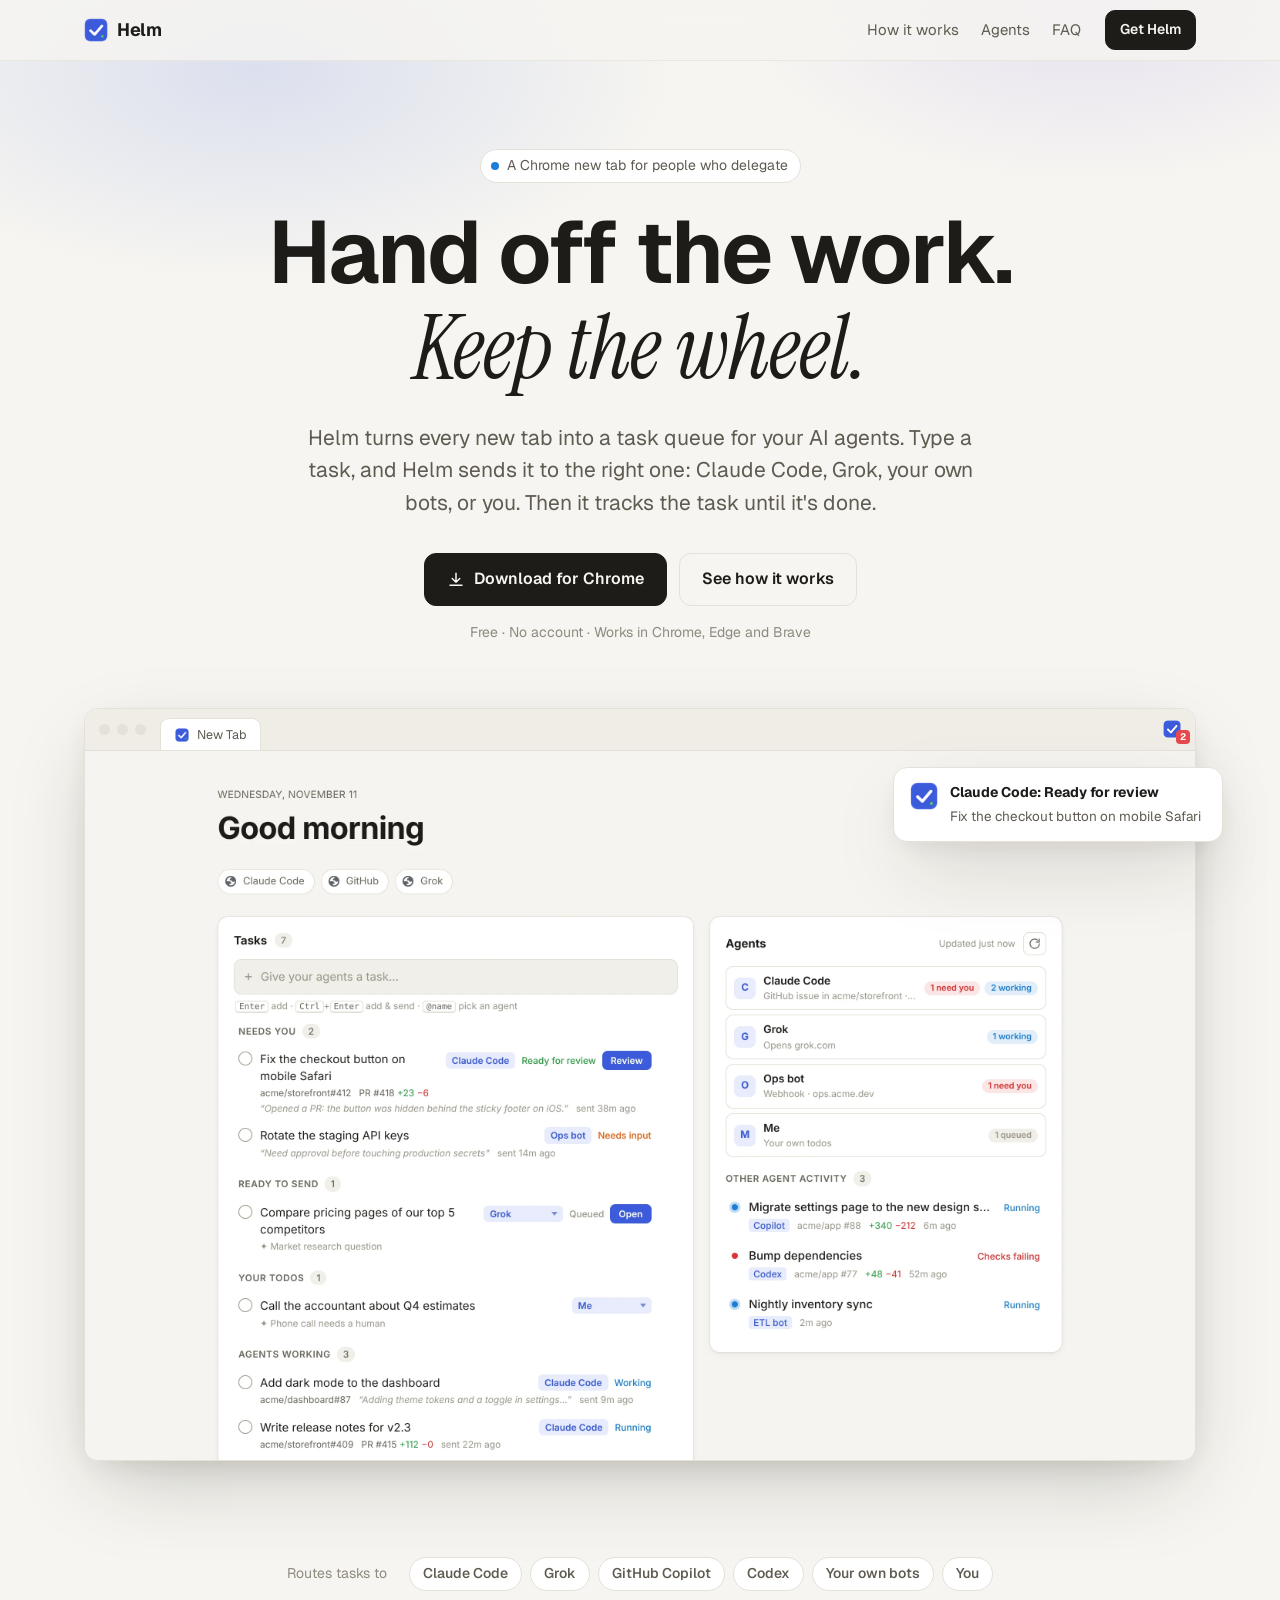
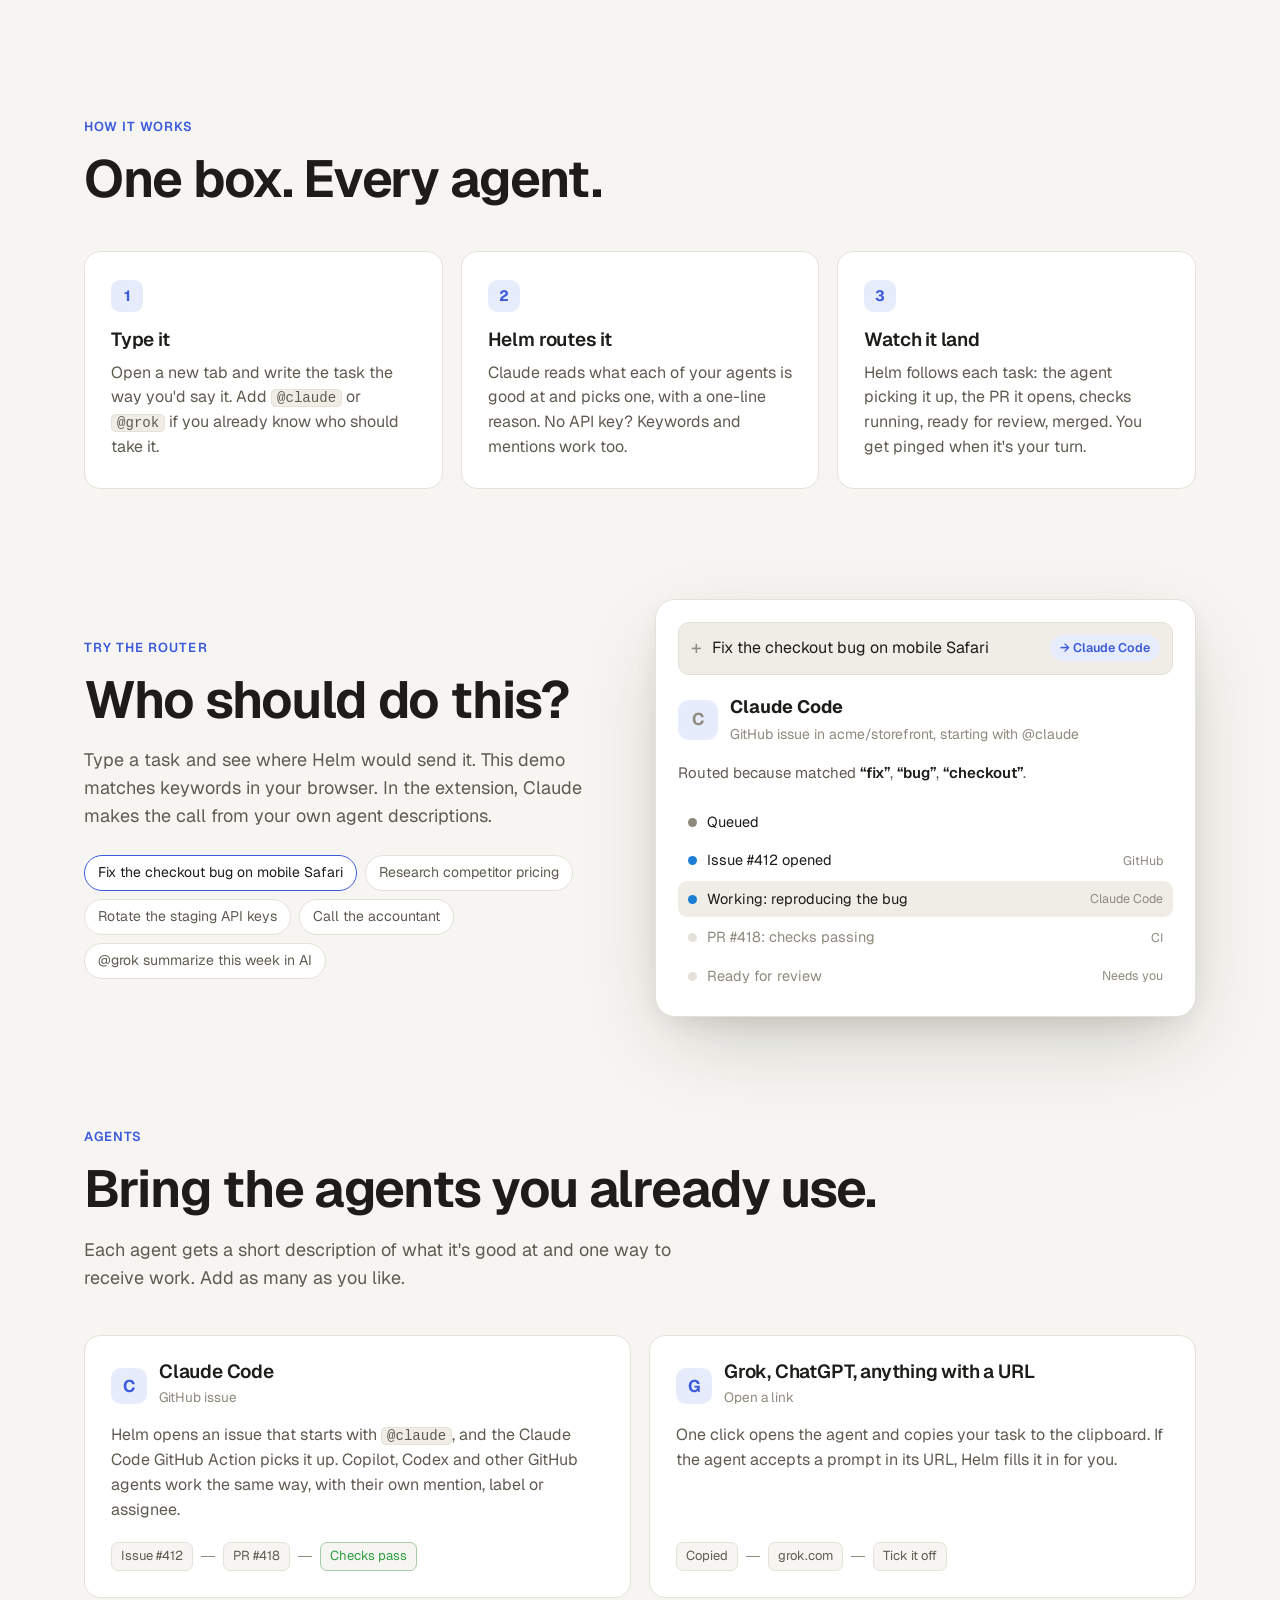
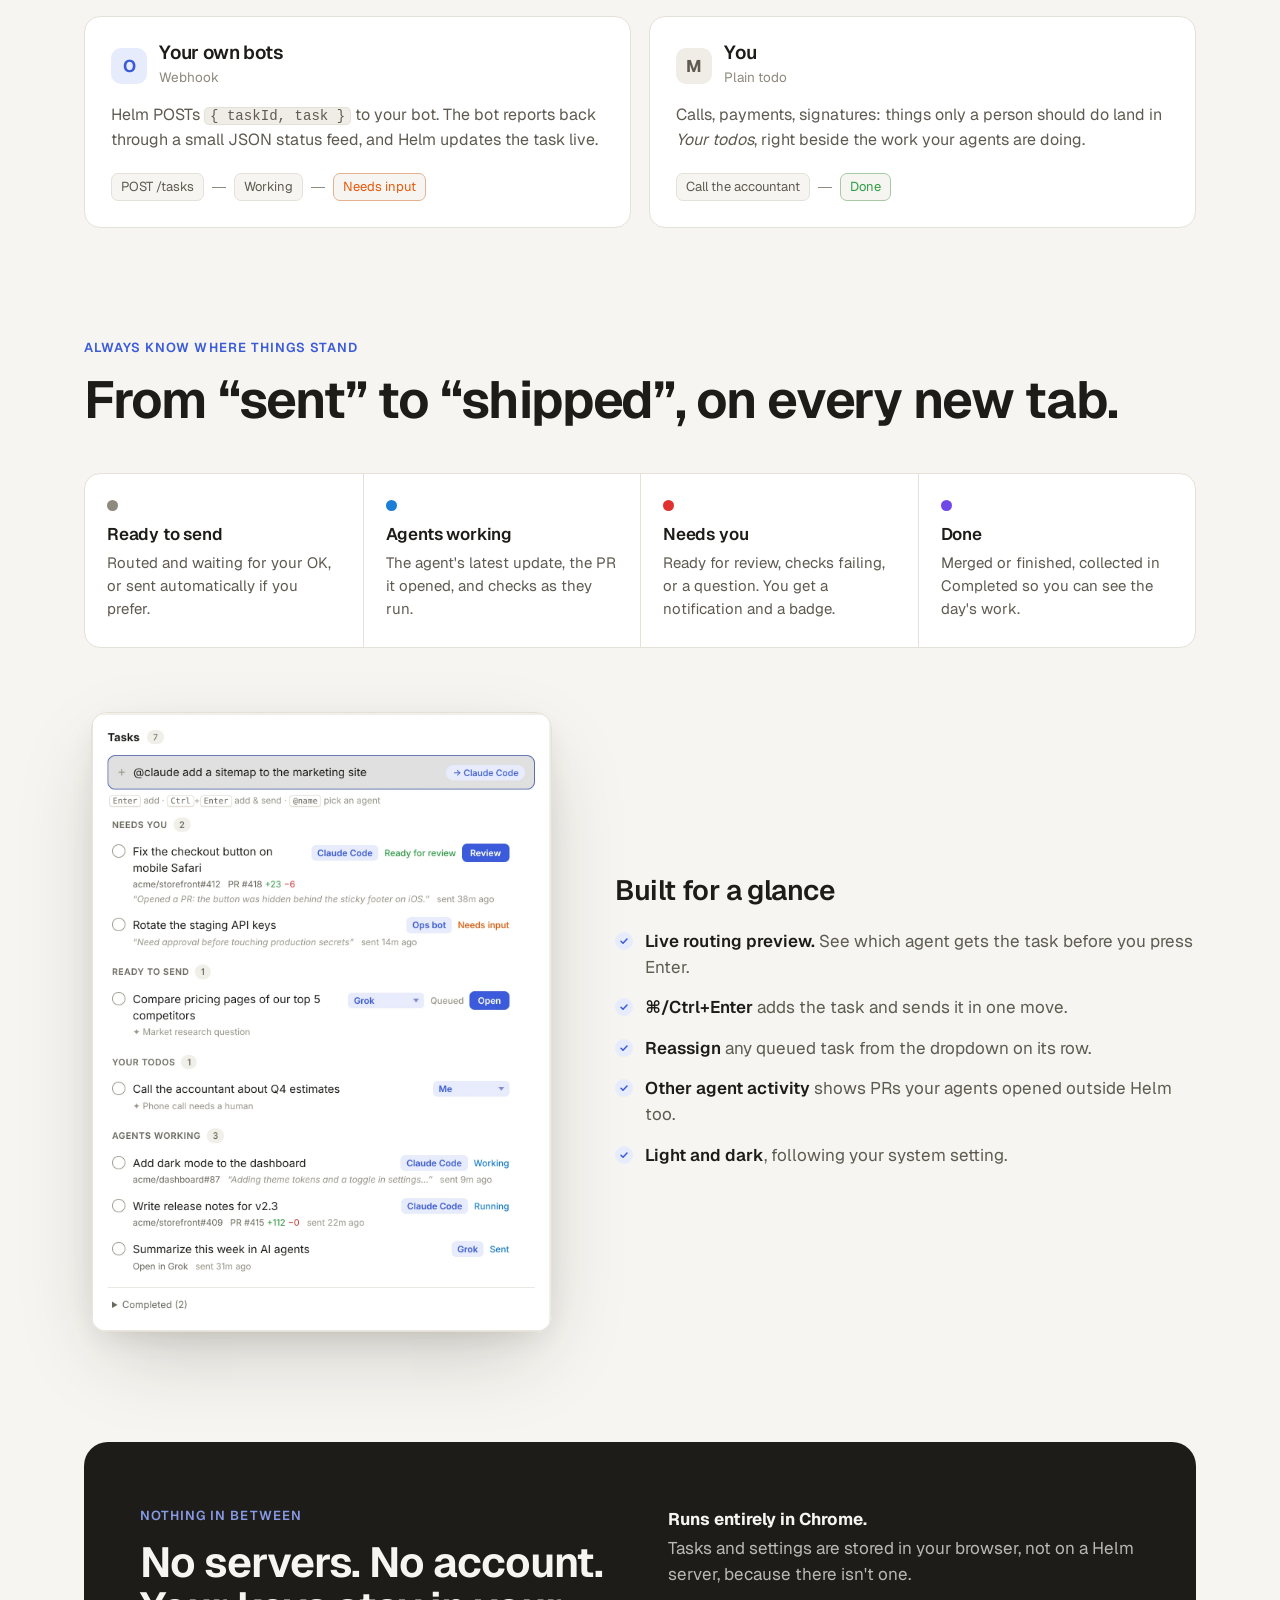
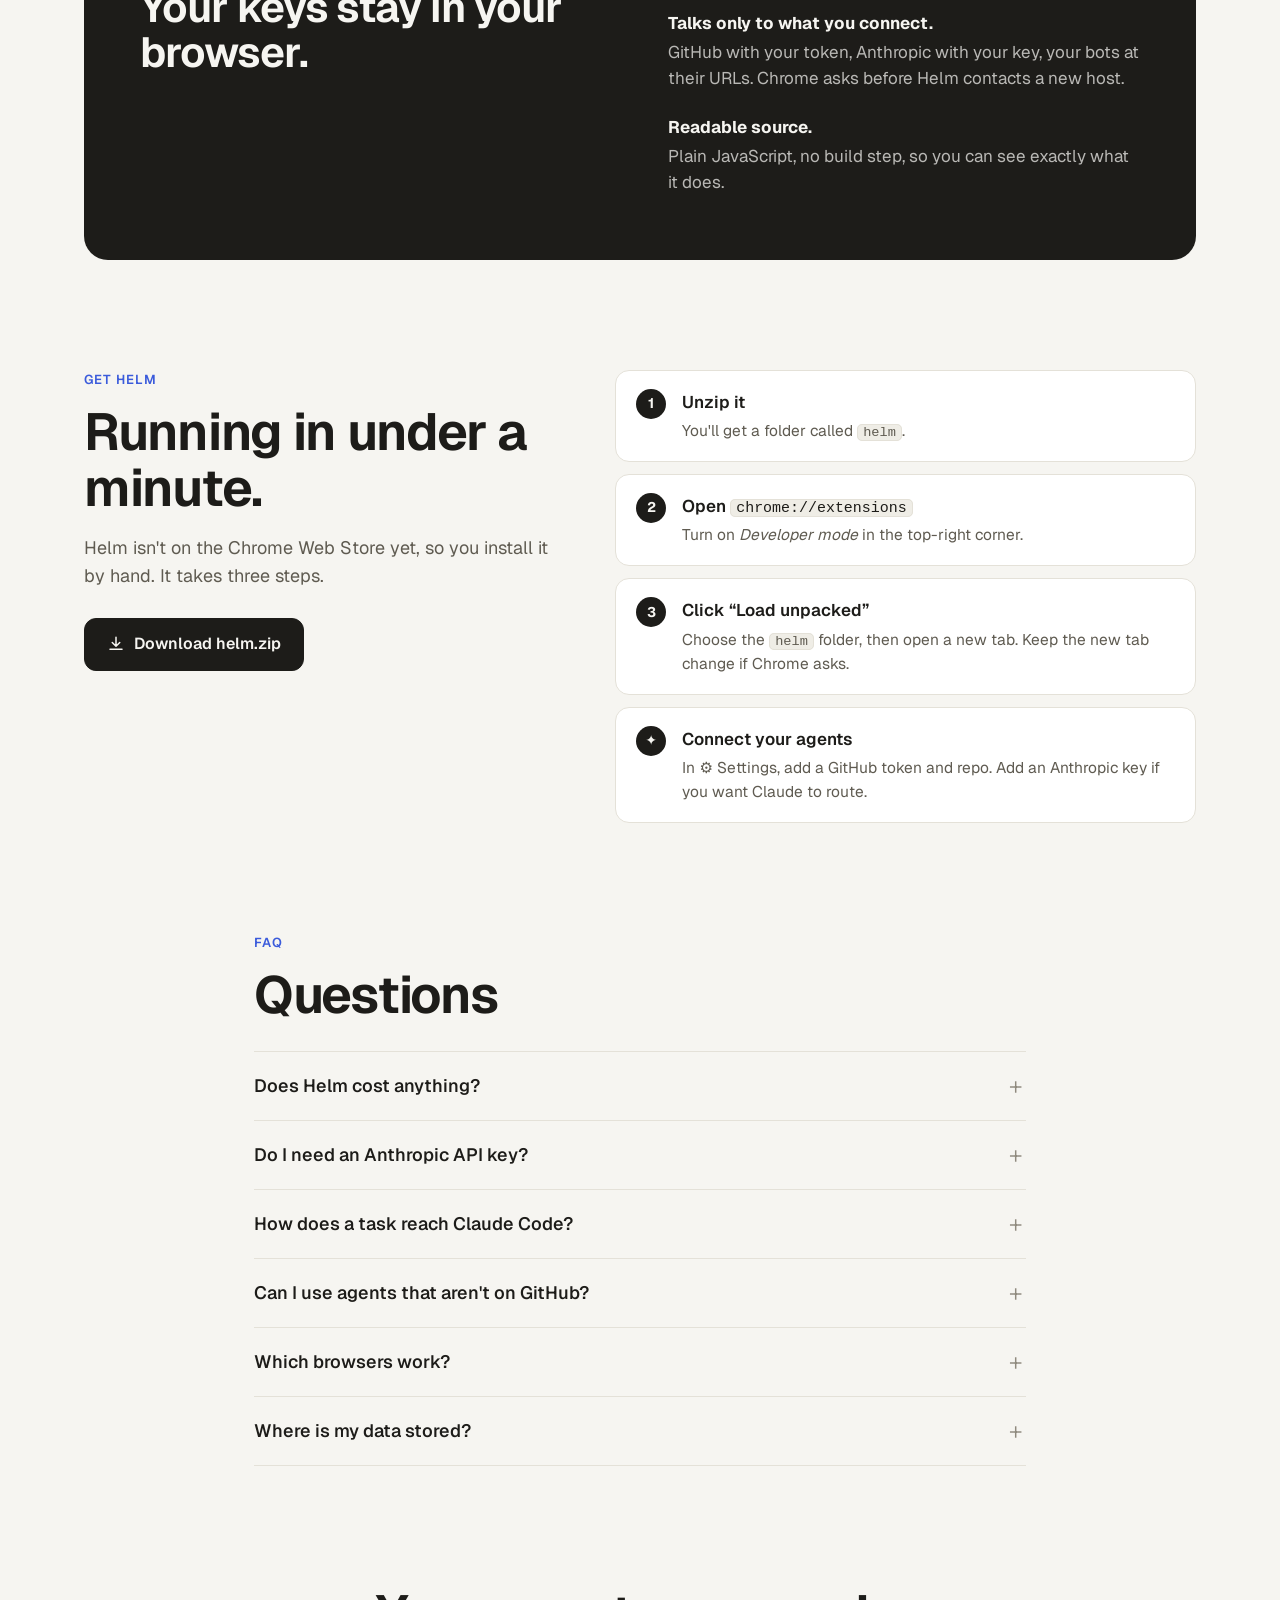
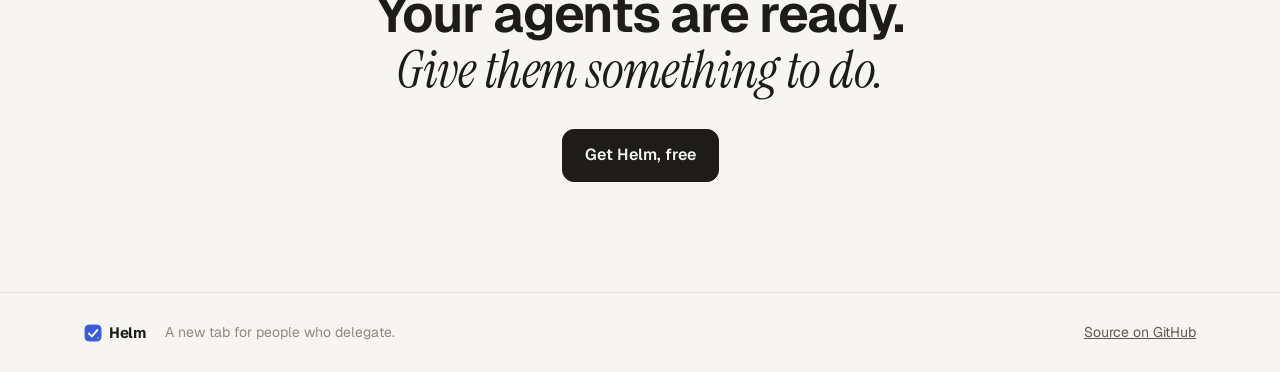
<file: index.html>
<!doctype html>
<html lang="en">
<head>
  <meta charset="utf-8">
  <meta name="viewport" content="width=device-width, initial-scale=1">
  <title>Helm: a new tab that hands your tasks to AI agents</title>
  <meta name="description" content="Helm turns Chrome's new tab into a task queue for your AI agents. Type a task, Helm routes it to Claude Code, Grok, your own bots or you, then tracks it until it's done.">
  <meta name="theme-color" content="#f6f5f1" media="(prefers-color-scheme: light)">
  <meta name="theme-color" content="#121211" media="(prefers-color-scheme: dark)">
  <meta property="og:type" content="website">
  <meta property="og:title" content="Helm: hand off the work, keep the wheel">
  <meta property="og:description" content="A new tab that routes every task to the right AI agent and tracks it until it's done.">
  <meta property="og:image" content="https://brennenhodge.github.io/Websites/assets/og.png">
  <meta property="og:url" content="https://brennenhodge.github.io/Websites/">
  <meta name="twitter:card" content="summary_large_image">
  <link rel="icon" type="image/png" sizes="32x32" href="assets/icon32.png">
  <link rel="apple-touch-icon" href="assets/icon128.png">
  <link rel="preconnect" href="https://fonts.googleapis.com">
  <link rel="preconnect" href="https://fonts.gstatic.com" crossorigin>
  <link href="https://fonts.googleapis.com/css2?family=Geist:wght@400;500;600;700&family=Instrument+Serif:ital@0;1&display=swap" rel="stylesheet">
  <link rel="stylesheet" href="styles.css">
</head>
<body>
  <header class="nav">
    <div class="container nav-inner">
      <a class="brand" href="#top" aria-label="Helm home">
        <img src="assets/icon32.png" width="24" height="24" alt="">
        <span>Helm</span>
      </a>
      <nav class="nav-links" aria-label="Sections">
        <a href="#how">How it works</a>
        <a href="#agents">Agents</a>
        <a href="#faq">FAQ</a>
      </nav>
      <a class="btn btn-small" href="#install">Get Helm</a>
    </div>
  </header>

  <main id="top">
    <!-- Hero -->
    <section class="hero">
      <div class="container hero-copy">
        <p class="eyebrow"><span class="live-dot" aria-hidden="true"></span> A Chrome new tab for people who delegate</p>
        <h1>Hand off the work.<br><em>Keep the wheel.</em></h1>
        <p class="lede">Helm turns every new tab into a task queue for your AI agents. Type a task, and Helm sends it to the right one: Claude Code, Grok, your own bots, or you. Then it tracks the task until it's done.</p>
        <div class="cta-row">
          <a class="btn" href="helm.zip" download>
            <svg viewBox="0 0 24 24" width="18" height="18" aria-hidden="true"><path d="M12 3v12m0 0l-5-5m5 5l5-5M4 19h16" fill="none" stroke="currentColor" stroke-width="2" stroke-linecap="round" stroke-linejoin="round"/></svg>
            Download for Chrome
          </a>
          <a class="btn btn-ghost" href="#how">See how it works</a>
        </div>
        <p class="fineprint">Free · No account · Works in Chrome, Edge and Brave</p>
      </div>

      <div class="container">
        <figure class="browser" aria-label="Helm's new tab page showing tasks routed to agents">
          <div class="browser-bar" aria-hidden="true">
            <span class="dots"><i></i><i></i><i></i></span>
            <span class="tab"><img src="assets/icon32.png" alt="">New Tab</span>
            <span class="toolbar-icon"><img src="assets/icon32.png" alt=""><b>2</b></span>
          </div>
          <picture>
            <source srcset="assets/newtab-dark.webp" media="(prefers-color-scheme: dark)">
            <img src="assets/newtab-light.webp" width="2880" height="1840" alt="Helm new tab: tasks grouped into Needs you, Ready to send, Your todos and Agents working, with an Agents panel listing Claude Code, Grok, Ops bot and Me.">
          </picture>
          <div class="toast-card" aria-hidden="true">
            <img src="assets/icon32.png" alt="">
            <div>
              <b>Claude Code: Ready for review</b>
              <span>Fix the checkout button on mobile Safari</span>
            </div>
          </div>
        </figure>
      </div>
    </section>

    <!-- Logos / works with -->
    <section class="works-with" aria-label="Works with">
      <div class="container">
        <p>Routes tasks to</p>
        <ul>
          <li>Claude Code</li><li>Grok</li><li>GitHub Copilot</li><li>Codex</li><li>Your own bots</li><li>You</li>
        </ul>
      </div>
    </section>

    <!-- How it works -->
    <section class="section" id="how">
      <div class="container">
        <p class="kicker">How it works</p>
        <h2>One box. Every agent.</h2>
        <div class="steps">
          <article class="step">
            <span class="step-n">1</span>
            <h3>Type it</h3>
            <p>Open a new tab and write the task the way you'd say it. Add <code>@claude</code> or <code>@grok</code> if you already know who should take it.</p>
          </article>
          <article class="step">
            <span class="step-n">2</span>
            <h3>Helm routes it</h3>
            <p>Claude reads what each of your agents is good at and picks one, with a one-line reason. No API key? Keywords and mentions work too.</p>
          </article>
          <article class="step">
            <span class="step-n">3</span>
            <h3>Watch it land</h3>
            <p>Helm follows each task: the agent picking it up, the PR it opens, checks running, ready for review, merged. You get pinged when it's your turn.</p>
          </article>
        </div>
      </div>
    </section>

    <!-- Interactive router demo -->
    <section class="section demo-section" aria-labelledby="demoTitle">
      <div class="container demo-grid">
        <div>
          <p class="kicker">Try the router</p>
          <h2 id="demoTitle">Who should do this?</h2>
          <p class="section-lede">Type a task and see where Helm would send it. This demo matches keywords in your browser. In the extension, Claude makes the call from your own agent descriptions.</p>
          <div class="examples" role="list" aria-label="Example tasks">
            <button type="button" role="listitem" data-task="Fix the checkout bug on mobile Safari">Fix the checkout bug on mobile Safari</button>
            <button type="button" role="listitem" data-task="Research what competitors charge for their pro plans">Research competitor pricing</button>
            <button type="button" role="listitem" data-task="Rotate the staging API keys">Rotate the staging API keys</button>
            <button type="button" role="listitem" data-task="Call the accountant about Q4 estimates">Call the accountant</button>
            <button type="button" role="listitem" data-task="@grok summarize this week in AI agents">@grok summarize this week in AI</button>
          </div>
        </div>
        <div class="demo-card">
          <label class="demo-input">
            <span class="sr-only">Task</span>
            <span class="plus" aria-hidden="true">+</span>
            <input id="demoInput" type="text" placeholder="Give your agents a task…" autocomplete="off" maxlength="200">
            <span class="chip" id="demoChip" hidden></span>
          </label>
          <div class="demo-result" id="demoResult" aria-live="polite">
            <p class="demo-empty">Pick an example or type your own.</p>
          </div>
        </div>
      </div>
    </section>

    <!-- Agents -->
    <section class="section" id="agents">
      <div class="container">
        <p class="kicker">Agents</p>
        <h2>Bring the agents you already use.</h2>
        <p class="section-lede">Each agent gets a short description of what it's good at and one way to receive work. Add as many as you like.</p>
        <div class="agent-grid">
          <article class="agent-card">
            <div class="agent-head"><span class="avatar">C</span><div><h3>Claude Code</h3><span class="method">GitHub issue</span></div></div>
            <p>Helm opens an issue that starts with <code>@claude</code>, and the Claude Code GitHub Action picks it up. Copilot, Codex and other GitHub agents work the same way, with their own mention, label or assignee.</p>
            <div class="mini-flow"><span>Issue #412</span><i></i><span>PR #418</span><i></i><span class="ok">Checks pass</span></div>
          </article>
          <article class="agent-card">
            <div class="agent-head"><span class="avatar">G</span><div><h3>Grok, ChatGPT, anything with a URL</h3><span class="method">Open a link</span></div></div>
            <p>One click opens the agent and copies your task to the clipboard. If the agent accepts a prompt in its URL, Helm fills it in for you.</p>
            <div class="mini-flow"><span>Copied</span><i></i><span>grok.com</span><i></i><span>Tick it off</span></div>
          </article>
          <article class="agent-card">
            <div class="agent-head"><span class="avatar">O</span><div><h3>Your own bots</h3><span class="method">Webhook</span></div></div>
            <p>Helm POSTs <code>{ taskId, task }</code> to your bot. The bot reports back through a small JSON status feed, and Helm updates the task live.</p>
            <div class="mini-flow"><span>POST /tasks</span><i></i><span>Working</span><i></i><span class="warn">Needs input</span></div>
          </article>
          <article class="agent-card">
            <div class="agent-head"><span class="avatar me">M</span><div><h3>You</h3><span class="method">Plain todo</span></div></div>
            <p>Calls, payments, signatures: things only a person should do land in <em>Your todos</em>, right beside the work your agents are doing.</p>
            <div class="mini-flow"><span>Call the accountant</span><i></i><span class="ok">Done</span></div>
          </article>
        </div>
      </div>
    </section>

    <!-- Lifecycle -->
    <section class="section lifecycle-section">
      <div class="container">
        <p class="kicker">Always know where things stand</p>
        <h2>From “sent” to “shipped”, on every new tab.</h2>
        <ol class="lifecycle">
          <li class="lc lc-queued"><span class="lc-dot"></span><h3>Ready to send</h3><p>Routed and waiting for your OK, or sent automatically if you prefer.</p></li>
          <li class="lc lc-working"><span class="lc-dot"></span><h3>Agents working</h3><p>The agent's latest update, the PR it opened, and checks as they run.</p></li>
          <li class="lc lc-needs"><span class="lc-dot"></span><h3>Needs you</h3><p>Ready for review, checks failing, or a question. You get a notification and a badge.</p></li>
          <li class="lc lc-done"><span class="lc-dot"></span><h3>Done</h3><p>Merged or finished, collected in Completed so you can see the day's work.</p></li>
        </ol>
        <div class="split">
          <picture class="split-img">
            <img src="assets/tasks-card.webp" width="1238" height="1666" loading="lazy" alt="Close-up of the Helm task list: typing '@claude add a sitemap' shows a '→ Claude Code' routing preview.">
          </picture>
          <div class="split-copy">
            <h3>Built for a glance</h3>
            <ul class="checks">
              <li><b>Live routing preview.</b> See which agent gets the task before you press Enter.</li>
              <li><b>⌘/Ctrl+Enter</b> adds the task and sends it in one move.</li>
              <li><b>Reassign</b> any queued task from the dropdown on its row.</li>
              <li><b>Other agent activity</b> shows PRs your agents opened outside Helm too.</li>
              <li><b>Light and dark</b>, following your system setting.</li>
            </ul>
          </div>
        </div>
      </div>
    </section>

    <!-- Privacy -->
    <section class="section privacy">
      <div class="container privacy-inner">
        <div>
          <p class="kicker">Nothing in between</p>
          <h2>No servers. No account.<br>Your keys stay in your browser.</h2>
        </div>
        <ul class="privacy-list">
          <li><b>Runs entirely in Chrome.</b> Tasks and settings are stored in your browser, not on a Helm server, because there isn't one.</li>
          <li><b>Talks only to what you connect.</b> GitHub with your token, Anthropic with your key, your bots at their URLs. Chrome asks before Helm contacts a new host.</li>
          <li><b>Readable source.</b> Plain JavaScript, no build step, so you can see exactly what it does.</li>
        </ul>
      </div>
    </section>

    <!-- Install -->
    <section class="section" id="install">
      <div class="container install">
        <div class="install-copy">
          <p class="kicker">Get Helm</p>
          <h2>Running in under a minute.</h2>
          <p class="section-lede">Helm isn't on the Chrome Web Store yet, so you install it by hand. It takes three steps.</p>
          <a class="btn" href="helm.zip" download>
            <svg viewBox="0 0 24 24" width="18" height="18" aria-hidden="true"><path d="M12 3v12m0 0l-5-5m5 5l5-5M4 19h16" fill="none" stroke="currentColor" stroke-width="2" stroke-linecap="round" stroke-linejoin="round"/></svg>
            Download helm.zip
          </a>
        </div>
        <ol class="install-steps">
          <li><span>1</span><div><b>Unzip it</b><p>You'll get a folder called <code>helm</code>.</p></div></li>
          <li><span>2</span><div><b>Open <code>chrome://extensions</code></b><p>Turn on <em>Developer mode</em> in the top-right corner.</p></div></li>
          <li><span>3</span><div><b>Click “Load unpacked”</b><p>Choose the <code>helm</code> folder, then open a new tab. Keep the new tab change if Chrome asks.</p></div></li>
          <li><span>✦</span><div><b>Connect your agents</b><p>In ⚙ Settings, add a GitHub token and repo. Add an Anthropic key if you want Claude to route.</p></div></li>
        </ol>
      </div>
    </section>

    <!-- FAQ -->
    <section class="section" id="faq">
      <div class="container faq">
        <p class="kicker">FAQ</p>
        <h2>Questions</h2>
        <details>
          <summary>Does Helm cost anything?</summary>
          <p>Helm is free. Your agents bill the way they always do. Smart routing makes one small Claude API request per task on your own Anthropic key, and it's optional.</p>
        </details>
        <details>
          <summary>Do I need an Anthropic API key?</summary>
          <p>No. Without one, Helm routes by <code>@mention</code> and by keywords you set for each agent. With a key, Claude reads your agents' descriptions and picks the best fit for each task.</p>
        </details>
        <details>
          <summary>How does a task reach Claude Code?</summary>
          <p>Helm opens a GitHub issue in the repo you choose, starting with <code>@claude</code>. The Claude Code GitHub Action responds by working on it and opening a pull request. Helm follows the issue and PR and shows you progress. Set the action up once per repo by running <code>/install-github-app</code> in Claude Code.</p>
        </details>
        <details>
          <summary>Can I use agents that aren't on GitHub?</summary>
          <p>Yes. Any agent that accepts an HTTP request can be a webhook agent, and any agent with a web page can be a link agent. Webhook agents can report progress back through a JSON status feed. The download includes a working example bot.</p>
        </details>
        <details>
          <summary>Which browsers work?</summary>
          <p>Chrome and other Chromium-based browsers that support Manifest V3 extensions, such as Edge and Brave.</p>
        </details>
        <details>
          <summary>Where is my data stored?</summary>
          <p>In your browser's extension storage on your computer. Helm has no backend and no analytics. It sends data only to the services you connect.</p>
        </details>
      </div>
    </section>

    <section class="final">
      <div class="container final-inner">
        <h2>Your agents are ready.<br><em>Give them something to do.</em></h2>
        <a class="btn" href="#install">Get Helm, free</a>
      </div>
    </section>
  </main>

  <footer class="footer">
    <div class="container footer-inner">
      <span class="brand small"><img src="assets/icon32.png" width="18" height="18" alt=""> Helm</span>
      <span>A new tab for people who delegate.</span>
      <a href="https://github.com/BrennenHodge/Websites">Source on GitHub</a>
    </div>
  </footer>

  <script src="app.js" defer></script>
</body>
</html>
</file>
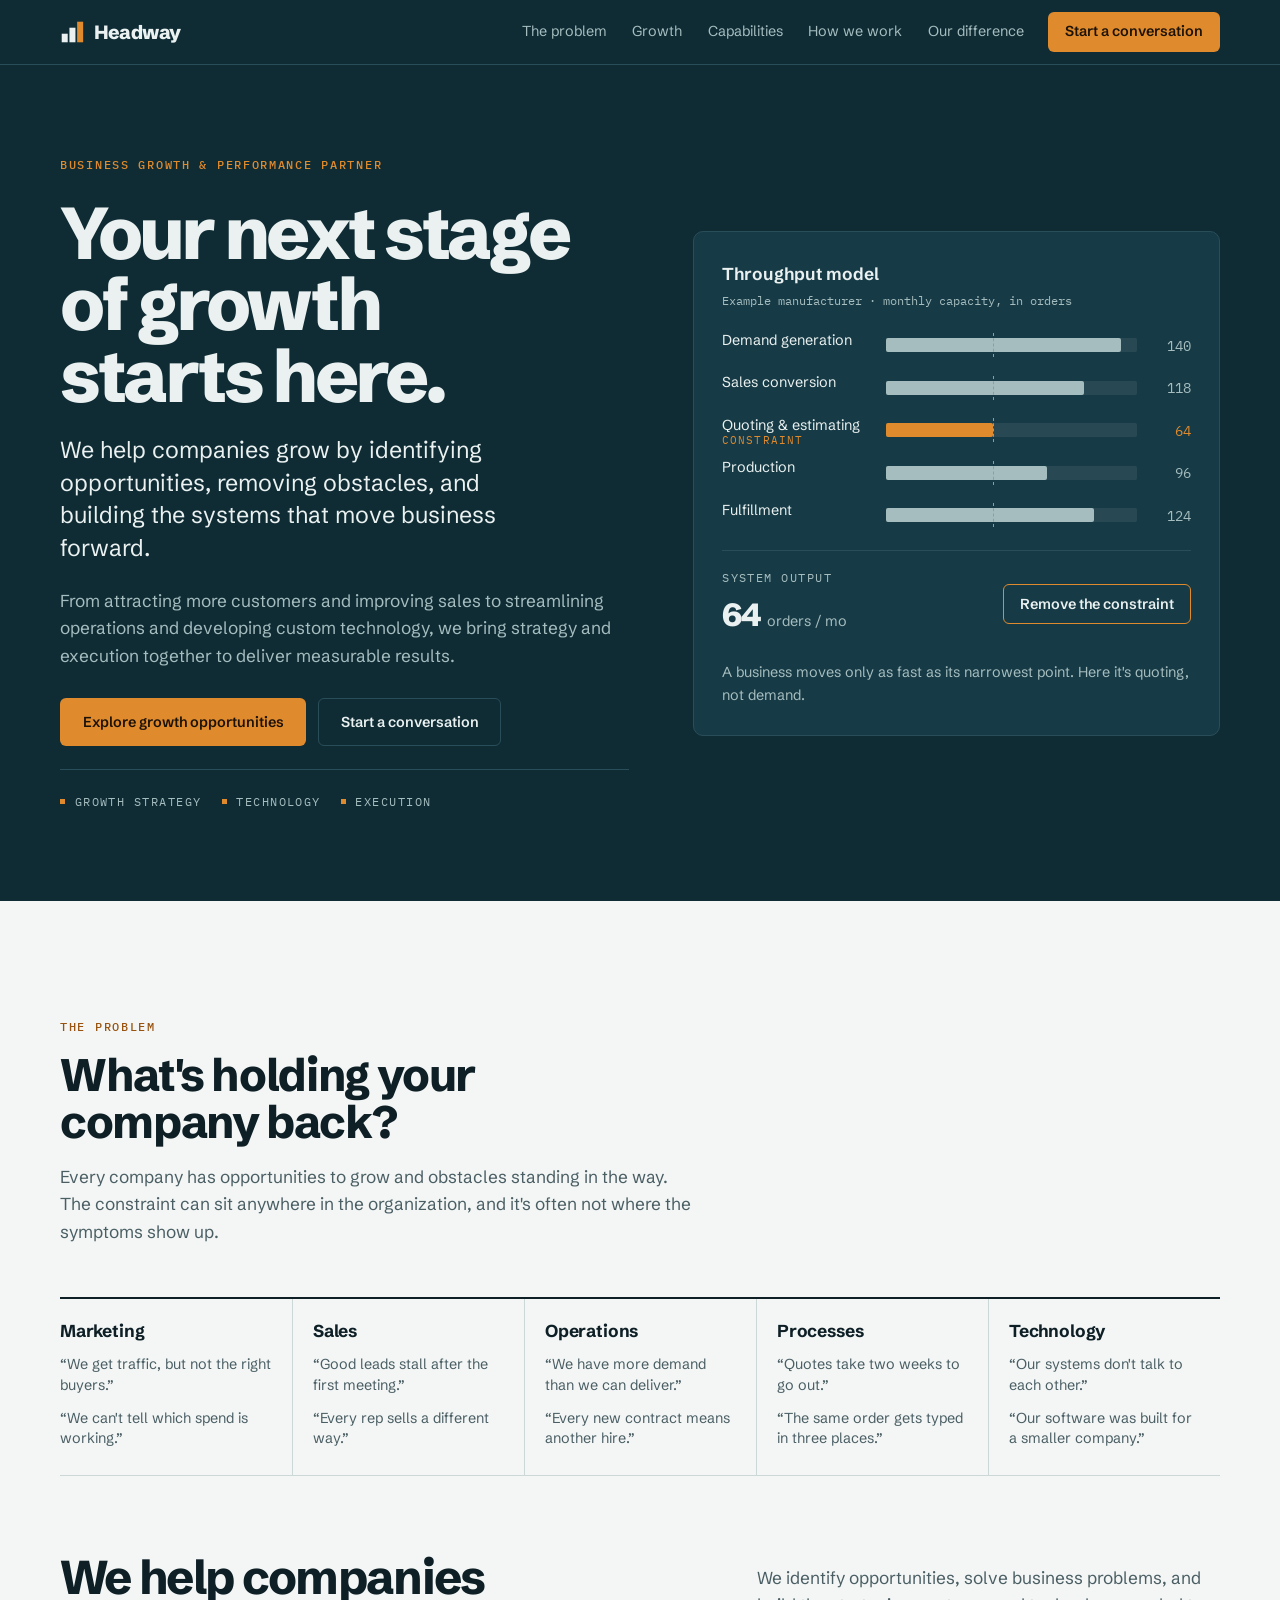
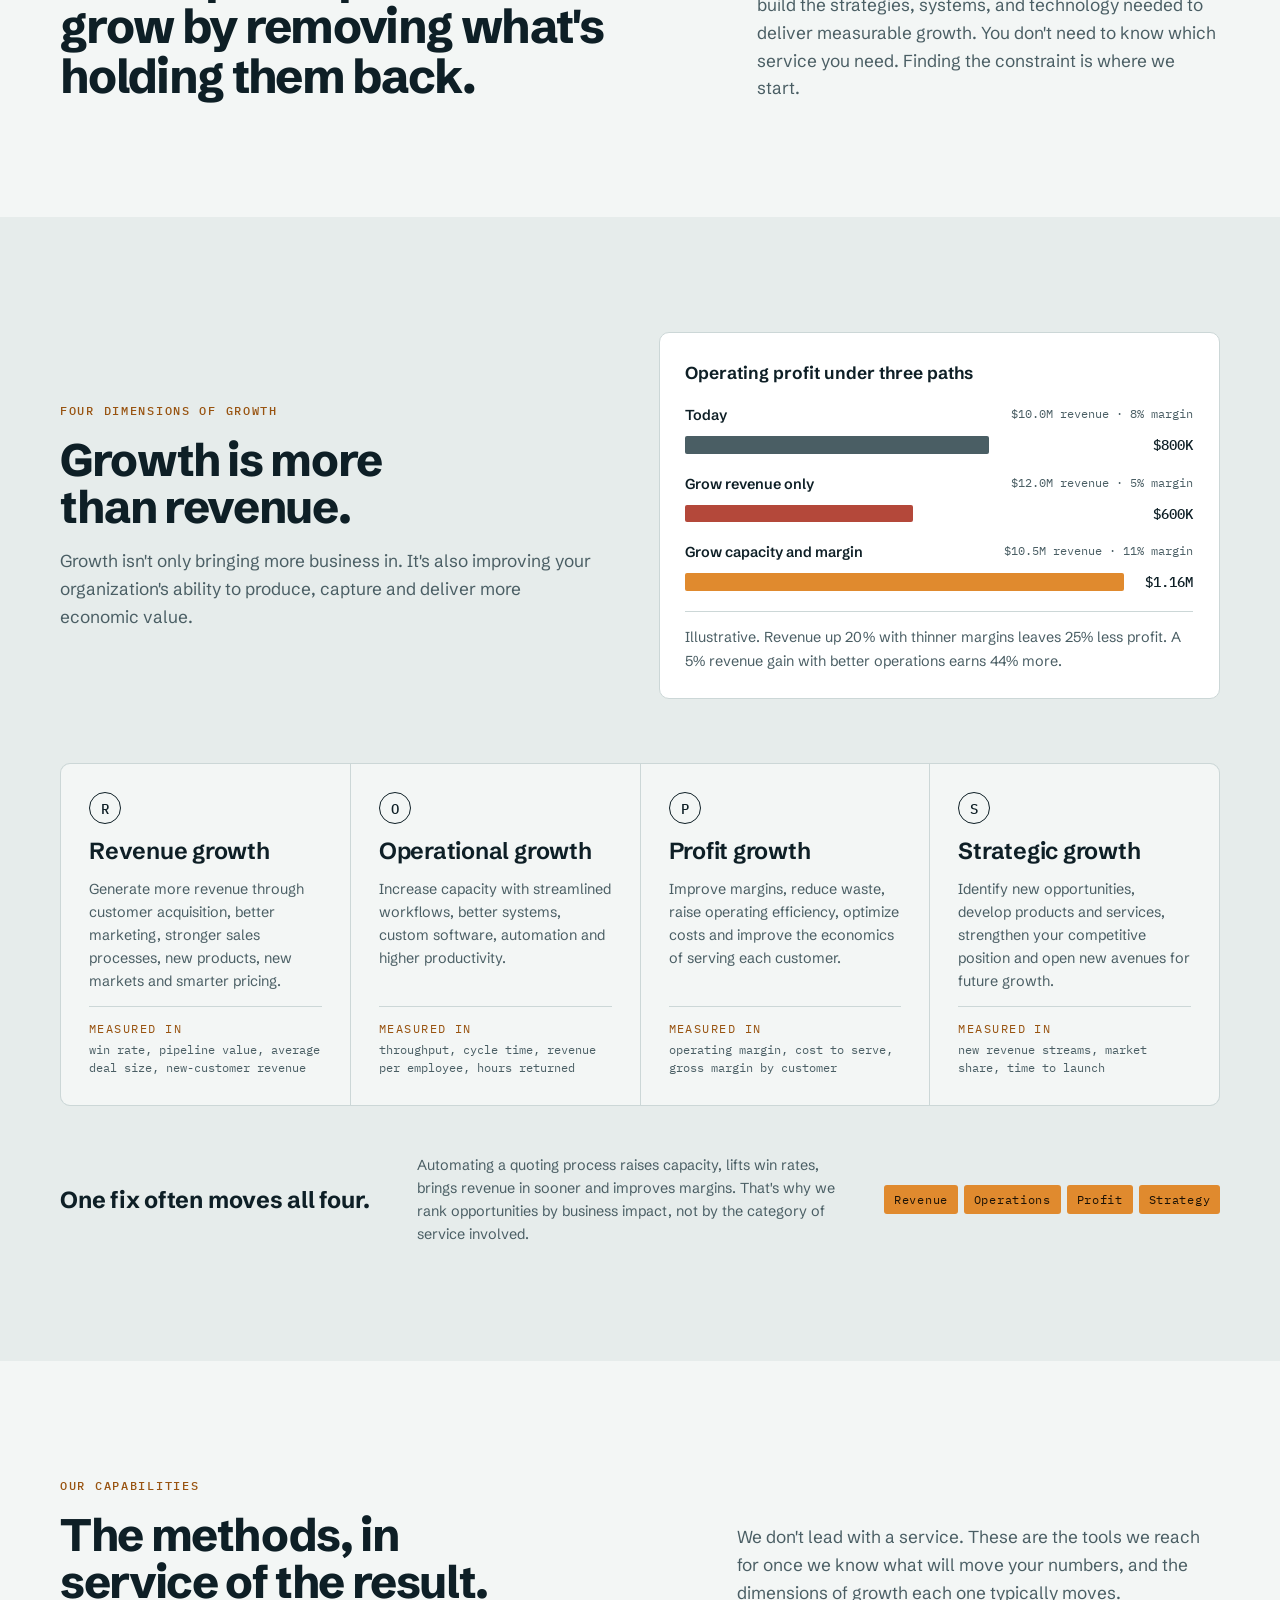
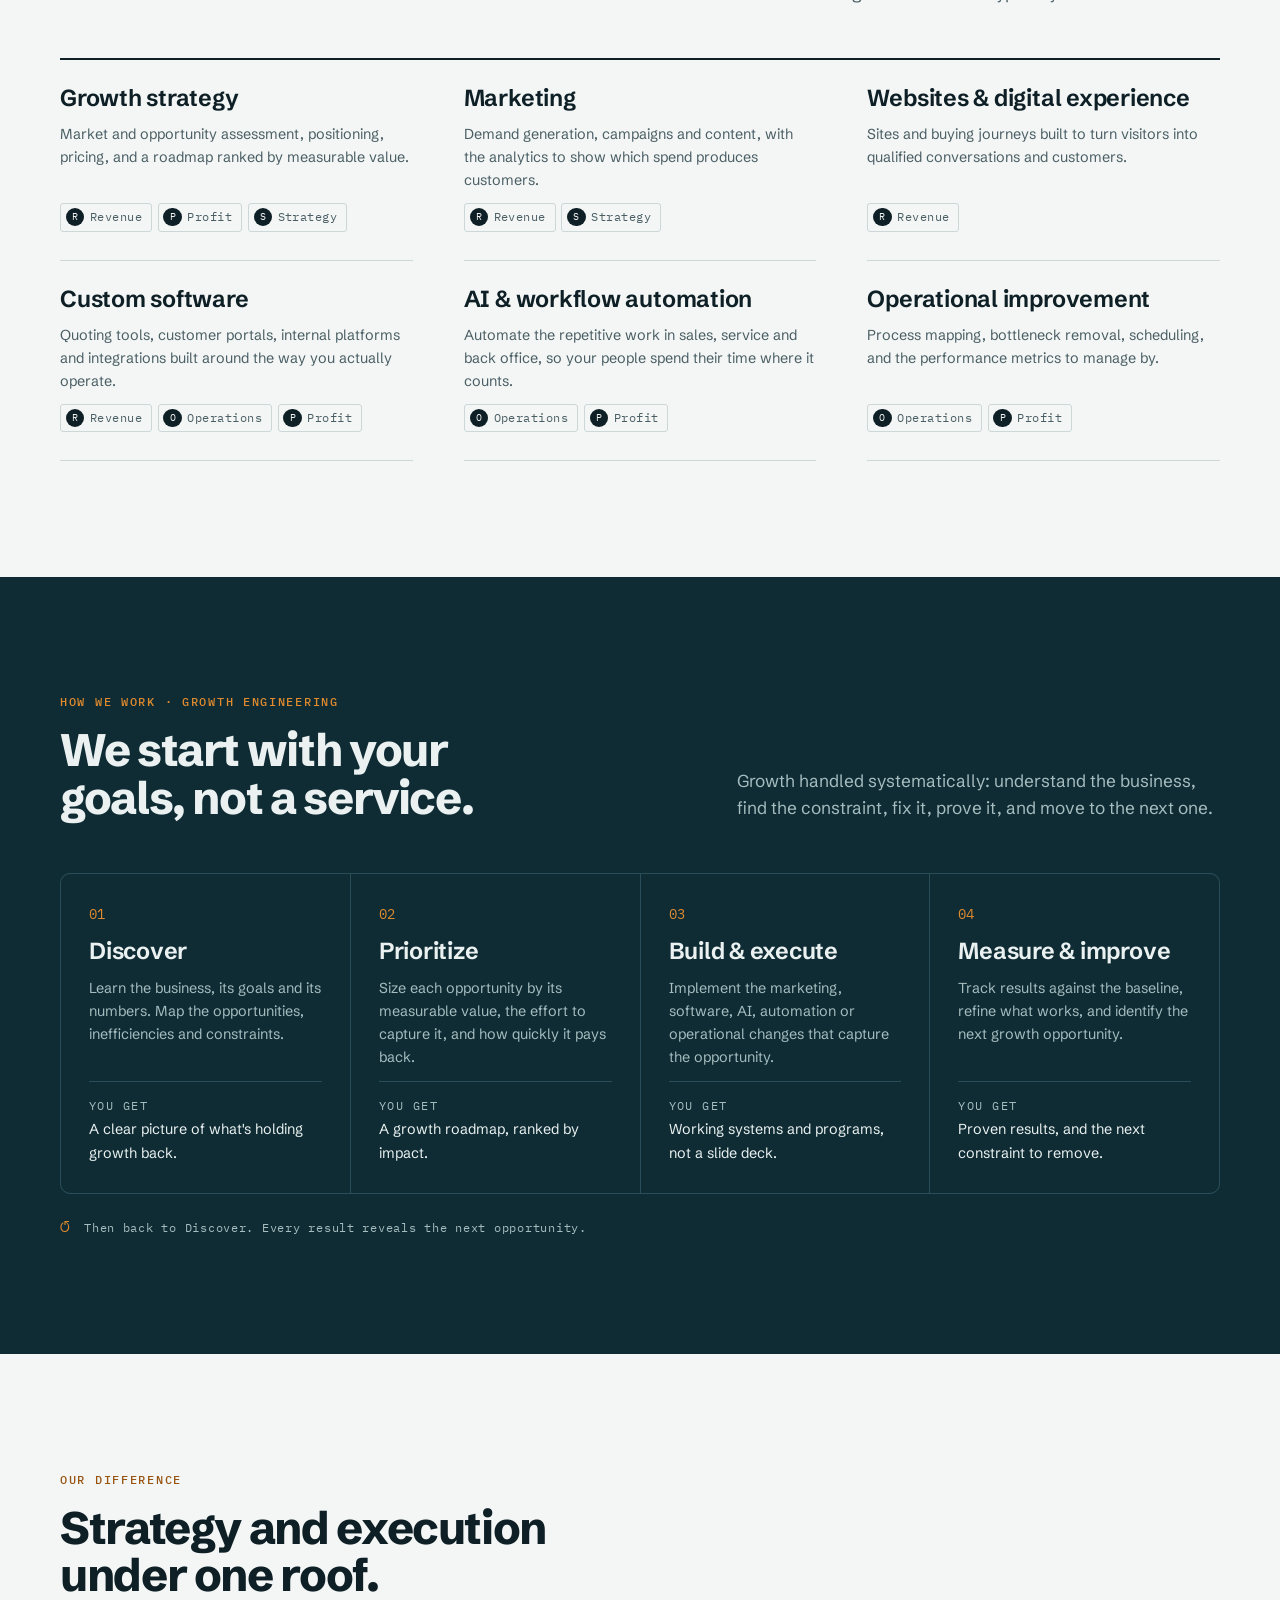
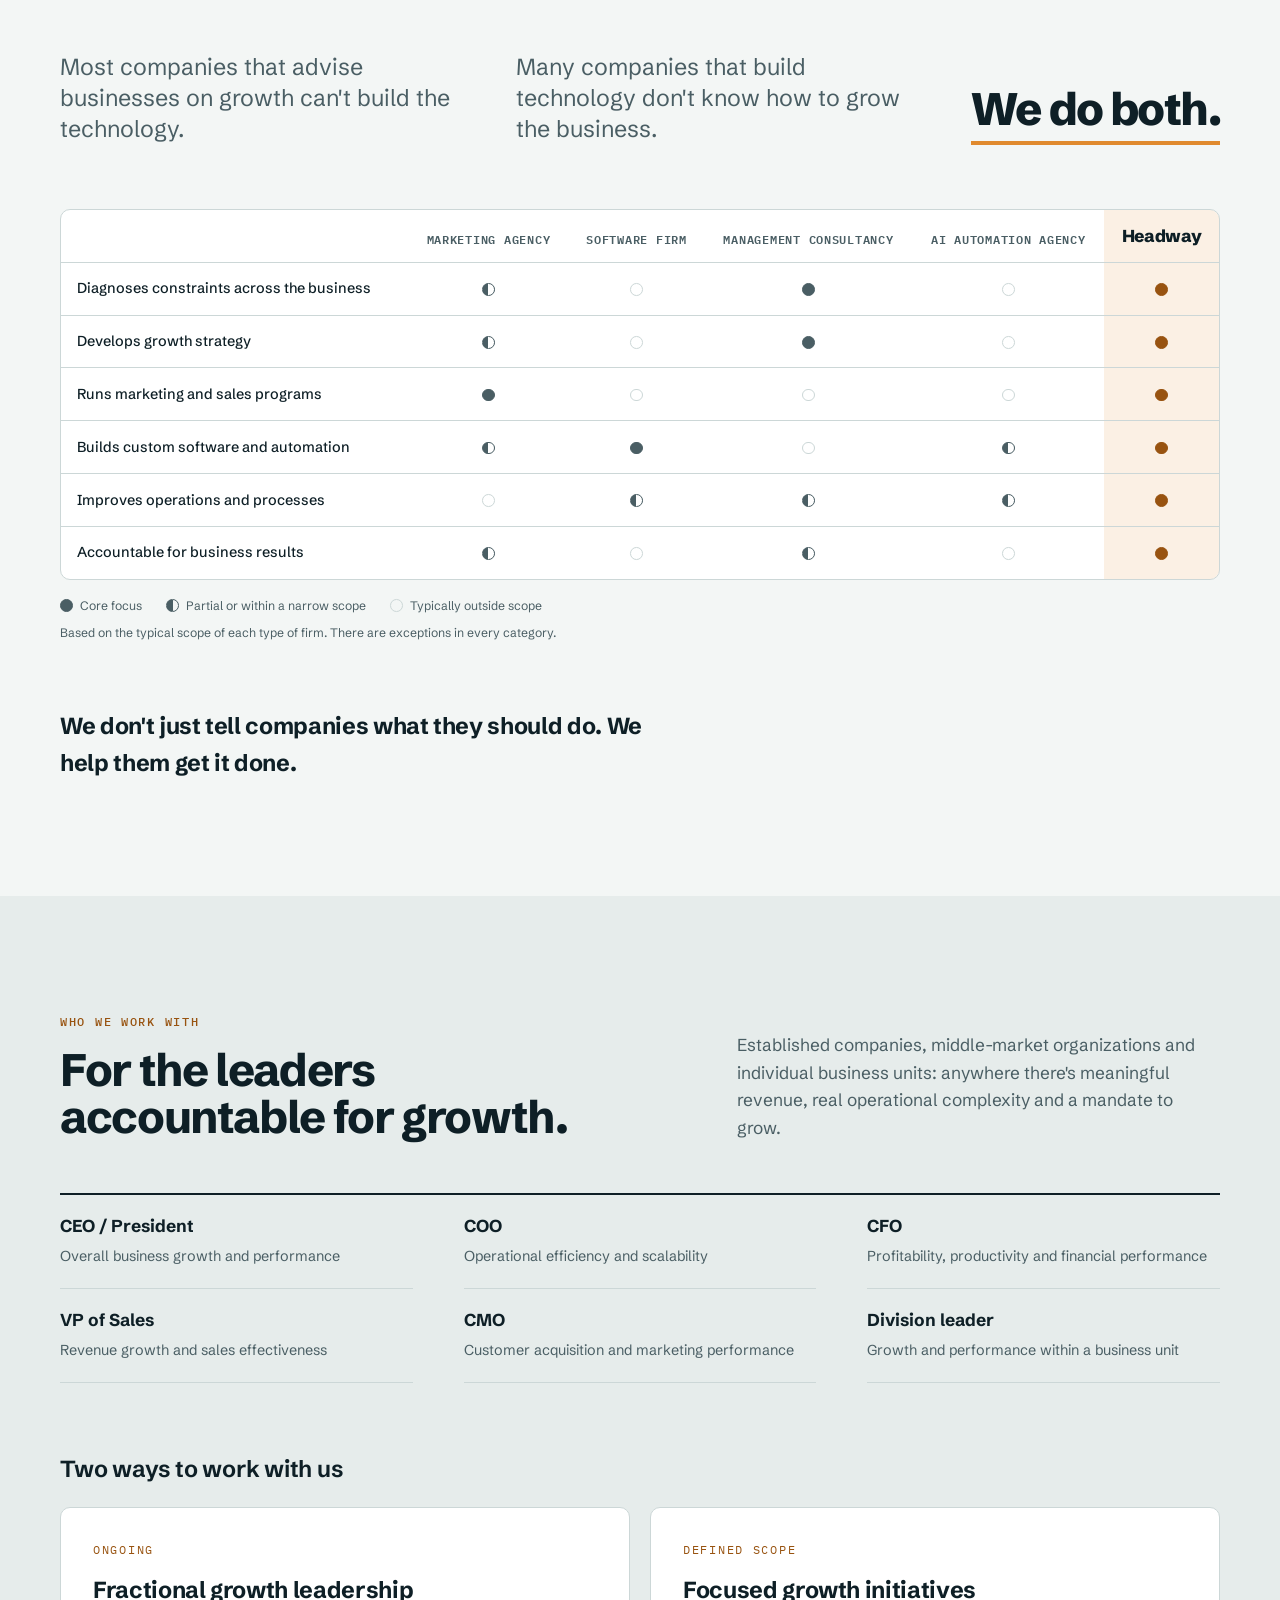
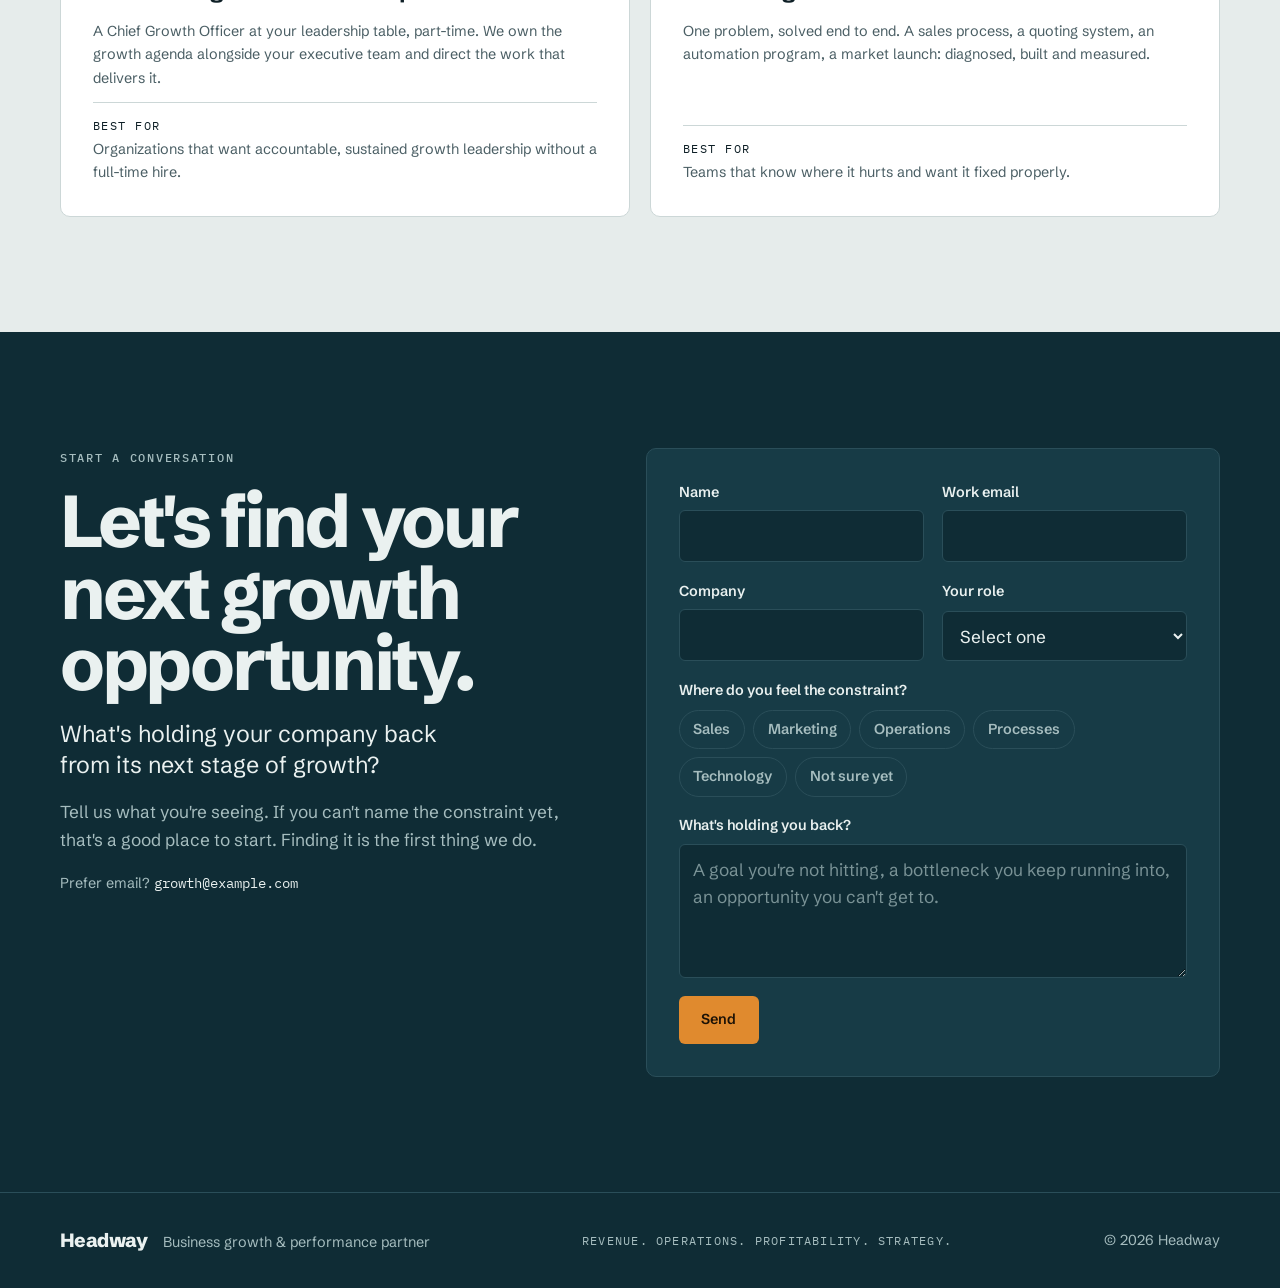
<file: growth-company/index.html>
<!doctype html>
<html lang="en">
<head>
<meta charset="utf-8">
<meta name="viewport" content="width=device-width, initial-scale=1, viewport-fit=cover">
<title>Headway Growth Partners</title>
<meta name="description" content="We help companies grow by removing what's holding them back. Growth strategy, technology and hands-on execution that deliver measurable results across revenue, operations, profitability and strategy.">
<meta name="theme-color" content="#0F2C35">
<link rel="preconnect" href="https://fonts.googleapis.com">
<link rel="preconnect" href="https://fonts.gstatic.com" crossorigin>
<link rel="stylesheet" href="https://fonts.googleapis.com/css2?family=IBM+Plex+Mono:wght@400;500&family=Schibsted+Grotesk:ital,wght@0,400..900;1,400..900&display=swap">
<link rel="stylesheet" href="styles.css">
</head>
<body>
<a class="skip" href="#main">Skip to content</a>

<header class="masthead">
  <div class="wrap masthead__inner">
    <a class="logo" href="#top" aria-label="Headway, home">
      <svg class="logo__mark" viewBox="0 0 28 28" aria-hidden="true">
        <rect x="2" y="16" width="7" height="10" fill="currentColor"/>
        <rect x="11" y="9" width="7" height="17" fill="currentColor"/>
        <rect class="logo__accent" x="20" y="2" width="7" height="24"/>
      </svg>
      <span class="logo__name" data-brand>Headway</span>
    </a>
    <nav class="nav" aria-label="Main">
      <a href="#problem">The problem</a>
      <a href="#growth">Growth</a>
      <a href="#capabilities">Capabilities</a>
      <a href="#approach">How we work</a>
      <a href="#difference">Our difference</a>
    </nav>
    <a class="btn btn--amber btn--sm" href="#contact">Start a conversation</a>
  </div>
</header>

<main id="main">

  <!-- 01 Hero -->
  <section class="hero band" id="top">
    <div class="wrap hero__grid">
      <div class="hero__copy">
        <p class="label label--on-band">Business growth &amp; performance partner</p>
        <h1 class="hero__title">Your next stage of growth starts&nbsp;here.</h1>
        <p class="hero__lede">We help companies grow by identifying opportunities, removing obstacles, and building the systems that move business forward.</p>
        <p class="hero__body">From attracting more customers and improving sales to streamlining operations and developing custom technology, we bring strategy and execution together to deliver measurable results.</p>
        <div class="hero__actions">
          <a class="btn btn--amber" href="#problem">Explore growth opportunities</a>
          <a class="btn btn--ghost" href="#contact">Start a conversation</a>
        </div>
        <p class="triad" aria-label="Growth strategy, technology, execution">
          <span>Growth strategy</span><span>Technology</span><span>Execution</span>
        </p>
      </div>

      <figure class="model" aria-labelledby="model-title">
        <header class="model__head">
          <p class="model__title" id="model-title">Throughput model</p>
          <p class="model__meta">Example manufacturer &middot; monthly capacity, in orders</p>
        </header>
        <div class="model__rows" data-model-rows></div>
        <footer class="model__foot">
          <div class="model__output">
            <span class="model__output-label">System output</span>
            <span class="model__output-value" aria-live="polite"><b data-model-output>64</b> orders / mo <span class="model__delta" data-model-delta hidden></span></span>
          </div>
          <button class="btn btn--line-on-band btn--sm" type="button" data-model-step>Remove the constraint</button>
        </footer>
        <figcaption class="model__note" data-model-note>A business moves only as fast as its narrowest point. Here it's quoting, not demand.</figcaption>
      </figure>
    </div>
  </section>

  <!-- 02 The problem -->
  <section class="section" id="problem">
    <div class="wrap">
      <div class="section__head">
        <p class="label">The problem</p>
        <h2>What's holding your company back?</h2>
        <p class="section__intro">Every company has opportunities to grow and obstacles standing in the way. The constraint can sit anywhere in the organization, and it's often not where the symptoms show up.</p>
      </div>

      <ul class="constraints" role="list">
        <li class="constraint">
          <h3>Marketing</h3>
          <q>We get traffic, but not the right buyers.</q>
          <q>We can't tell which spend is working.</q>
        </li>
        <li class="constraint">
          <h3>Sales</h3>
          <q>Good leads stall after the first meeting.</q>
          <q>Every rep sells a different way.</q>
        </li>
        <li class="constraint">
          <h3>Operations</h3>
          <q>We have more demand than we can deliver.</q>
          <q>Every new contract means another hire.</q>
        </li>
        <li class="constraint">
          <h3>Processes</h3>
          <q>Quotes take two weeks to go out.</q>
          <q>The same order gets typed in three places.</q>
        </li>
        <li class="constraint">
          <h3>Technology</h3>
          <q>Our systems don't talk to each other.</q>
          <q>Our software was built for a smaller company.</q>
        </li>
      </ul>

      <div class="thesis">
        <p class="thesis__line">We help companies grow by removing what's holding them back.</p>
        <p class="thesis__body">We identify opportunities, solve business problems, and build the strategies, systems, and technology needed to deliver measurable growth. You don't need to know which service you need. Finding the constraint is where we start.</p>
      </div>
    </div>
  </section>

  <!-- 03 Four dimensions of growth -->
  <section class="section section--tint" id="growth">
    <div class="wrap">
      <div class="growth__intro">
        <div class="section__head">
          <p class="label">Four dimensions of growth</p>
          <h2>Growth is more than revenue.</h2>
          <p class="section__intro">Growth isn't only bringing more business in. It's also improving your organization's ability to produce, capture and deliver more economic value.</p>
        </div>

        <figure class="profit" aria-labelledby="profit-title">
          <p class="profit__title" id="profit-title">Operating profit under three paths</p>
          <dl class="profit__rows">
            <div class="profit__row">
              <dt><span class="profit__name">Today</span><span class="profit__inputs">$10.0M revenue &middot; 8% margin</span></dt>
              <dd><span class="profit__bar" style="--w: 69.3%"></span><span class="profit__value">$800K</span></dd>
            </div>
            <div class="profit__row profit__row--down">
              <dt><span class="profit__name">Grow revenue only</span><span class="profit__inputs">$12.0M revenue &middot; 5% margin</span></dt>
              <dd><span class="profit__bar" style="--w: 51.9%"></span><span class="profit__value">$600K</span></dd>
            </div>
            <div class="profit__row profit__row--up">
              <dt><span class="profit__name">Grow capacity and margin</span><span class="profit__inputs">$10.5M revenue &middot; 11% margin</span></dt>
              <dd><span class="profit__bar" style="--w: 100%"></span><span class="profit__value">$1.16M</span></dd>
            </div>
          </dl>
          <figcaption class="profit__caption">Illustrative. Revenue up 20% with thinner margins leaves 25% less profit. A 5% revenue gain with better operations earns 44% more.</figcaption>
        </figure>
      </div>

      <ul class="dimensions" role="list">
        <li class="dimension">
          <p class="dimension__key" aria-hidden="true">R</p>
          <h3>Revenue growth</h3>
          <p>Generate more revenue through customer acquisition, better marketing, stronger sales processes, new products, new markets and smarter pricing.</p>
          <p class="dimension__metrics"><span>Measured in</span> win rate, pipeline value, average deal size, new-customer revenue</p>
        </li>
        <li class="dimension">
          <p class="dimension__key" aria-hidden="true">O</p>
          <h3>Operational growth</h3>
          <p>Increase capacity with streamlined workflows, better systems, custom software, automation and higher productivity.</p>
          <p class="dimension__metrics"><span>Measured in</span> throughput, cycle time, revenue per employee, hours returned</p>
        </li>
        <li class="dimension">
          <p class="dimension__key" aria-hidden="true">P</p>
          <h3>Profit growth</h3>
          <p>Improve margins, reduce waste, raise operating efficiency, optimize costs and improve the economics of serving each customer.</p>
          <p class="dimension__metrics"><span>Measured in</span> operating margin, cost to serve, gross margin by customer</p>
        </li>
        <li class="dimension">
          <p class="dimension__key" aria-hidden="true">S</p>
          <h3>Strategic growth</h3>
          <p>Identify new opportunities, develop products and services, strengthen your competitive position and open new avenues for future growth.</p>
          <p class="dimension__metrics"><span>Measured in</span> new revenue streams, market share, time to launch</p>
        </li>
      </ul>

      <div class="overlap">
        <p class="overlap__title">One fix often moves all four.</p>
        <p class="overlap__body">Automating a quoting process raises capacity, lifts win rates, brings revenue in sooner and improves margins. That's why we rank opportunities by business impact, not by the category of service involved.</p>
        <ul class="overlap__keys" role="list" aria-label="Dimensions moved by automated quoting">
          <li>Revenue</li><li>Operations</li><li>Profit</li><li>Strategy</li>
        </ul>
      </div>
    </div>
  </section>

  <!-- 04 Capabilities -->
  <section class="section" id="capabilities">
    <div class="wrap">
      <div class="section__head section__head--split">
        <div>
          <p class="label">Our capabilities</p>
          <h2>The methods, in service of the result.</h2>
        </div>
        <p class="section__intro">We don't lead with a service. These are the tools we reach for once we know what will move your numbers, and the dimensions of growth each one typically moves.</p>
      </div>

      <ul class="caps" role="list">
        <li class="cap">
          <h3>Growth strategy</h3>
          <p>Market and opportunity assessment, positioning, pricing, and a roadmap ranked by measurable value.</p>
          <ul class="keys" role="list" aria-label="Moves"><li data-k="R">Revenue</li><li data-k="P">Profit</li><li data-k="S">Strategy</li></ul>
        </li>
        <li class="cap">
          <h3>Marketing</h3>
          <p>Demand generation, campaigns and content, with the analytics to show which spend produces customers.</p>
          <ul class="keys" role="list" aria-label="Moves"><li data-k="R">Revenue</li><li data-k="S">Strategy</li></ul>
        </li>
        <li class="cap">
          <h3>Websites &amp; digital experience</h3>
          <p>Sites and buying journeys built to turn visitors into qualified conversations and customers.</p>
          <ul class="keys" role="list" aria-label="Moves"><li data-k="R">Revenue</li></ul>
        </li>
        <li class="cap">
          <h3>Custom software</h3>
          <p>Quoting tools, customer portals, internal platforms and integrations built around the way you actually operate.</p>
          <ul class="keys" role="list" aria-label="Moves"><li data-k="R">Revenue</li><li data-k="O">Operations</li><li data-k="P">Profit</li></ul>
        </li>
        <li class="cap">
          <h3>AI &amp; workflow automation</h3>
          <p>Automate the repetitive work in sales, service and back office, so your people spend their time where it counts.</p>
          <ul class="keys" role="list" aria-label="Moves"><li data-k="O">Operations</li><li data-k="P">Profit</li></ul>
        </li>
        <li class="cap">
          <h3>Operational improvement</h3>
          <p>Process mapping, bottleneck removal, scheduling, and the performance metrics to manage by.</p>
          <ul class="keys" role="list" aria-label="Moves"><li data-k="O">Operations</li><li data-k="P">Profit</li></ul>
        </li>
      </ul>
    </div>
  </section>

  <!-- 05 How we work -->
  <section class="section band" id="approach">
    <div class="wrap">
      <div class="section__head section__head--split">
        <div>
          <p class="label label--on-band">How we work &middot; Growth engineering</p>
          <h2>We start with your goals, not a service.</h2>
        </div>
        <p class="section__intro">Growth handled systematically: understand the business, find the constraint, fix it, prove it, and move to the next one.</p>
      </div>

      <ol class="steps" role="list">
        <li class="step">
          <p class="step__num">01</p>
          <h3>Discover</h3>
          <p>Learn the business, its goals and its numbers. Map the opportunities, inefficiencies and constraints.</p>
          <p class="step__out"><span>You get</span> A clear picture of what's holding growth back.</p>
        </li>
        <li class="step">
          <p class="step__num">02</p>
          <h3>Prioritize</h3>
          <p>Size each opportunity by its measurable value, the effort to capture it, and how quickly it pays back.</p>
          <p class="step__out"><span>You get</span> A growth roadmap, ranked by impact.</p>
        </li>
        <li class="step">
          <p class="step__num">03</p>
          <h3>Build &amp; execute</h3>
          <p>Implement the marketing, software, AI, automation or operational changes that capture the opportunity.</p>
          <p class="step__out"><span>You get</span> Working systems and programs, not a slide deck.</p>
        </li>
        <li class="step">
          <p class="step__num">04</p>
          <h3>Measure &amp; improve</h3>
          <p>Track results against the baseline, refine what works, and identify the next growth opportunity.</p>
          <p class="step__out"><span>You get</span> Proven results, and the next constraint to remove.</p>
        </li>
      </ol>
      <p class="steps__loop"><span aria-hidden="true">&#8634;</span> Then back to Discover. Every result reveals the next opportunity.</p>
    </div>
  </section>

  <!-- 06 Our difference -->
  <section class="section" id="difference">
    <div class="wrap">
      <div class="section__head">
        <p class="label">Our difference</p>
        <h2>Strategy and execution under one roof.</h2>
      </div>

      <div class="contrast">
        <p>Most companies that advise businesses on growth can't build the technology.</p>
        <p>Many companies that build technology don't know how to grow the business.</p>
        <p class="contrast__us">We do both.</p>
      </div>

      <figure class="matrix">
        <div class="matrix__scroll" tabindex="0" role="region" aria-labelledby="matrix-caption">
          <table>
            <thead>
              <tr>
                <th scope="col"><span class="visually-hidden">Capability</span></th>
                <th scope="col">Marketing agency</th>
                <th scope="col">Software firm</th>
                <th scope="col">Management consultancy</th>
                <th scope="col">AI automation agency</th>
                <th scope="col" class="matrix__us" data-brand>Headway</th>
              </tr>
            </thead>
            <tbody data-matrix></tbody>
          </table>
        </div>
        <figcaption id="matrix-caption" class="matrix__caption">
          <span class="legend"><span class="dot dot--full"></span>Core focus</span>
          <span class="legend"><span class="dot dot--part"></span>Partial or within a narrow scope</span>
          <span class="legend"><span class="dot dot--none"></span>Typically outside scope</span>
          <span class="matrix__fine">Based on the typical scope of each type of firm. There are exceptions in every category.</span>
        </figcaption>
      </figure>

      <p class="kicker">We don't just tell companies what they should do. We help them get it done.</p>
    </div>
  </section>

  <!-- Who we work with + engagement models -->
  <section class="section section--tint" id="clients">
    <div class="wrap">
      <div class="section__head section__head--split">
        <div>
          <p class="label">Who we work with</p>
          <h2>For the leaders accountable for growth.</h2>
        </div>
        <p class="section__intro">Established companies, middle-market organizations and individual business units: anywhere there's meaningful revenue, real operational complexity and a mandate to grow.</p>
      </div>

      <dl class="roles">
        <div class="role"><dt>CEO / President</dt><dd>Overall business growth and performance</dd></div>
        <div class="role"><dt>COO</dt><dd>Operational efficiency and scalability</dd></div>
        <div class="role"><dt>CFO</dt><dd>Profitability, productivity and financial performance</dd></div>
        <div class="role"><dt>VP of Sales</dt><dd>Revenue growth and sales effectiveness</dd></div>
        <div class="role"><dt>CMO</dt><dd>Customer acquisition and marketing performance</dd></div>
        <div class="role"><dt>Division leader</dt><dd>Growth and performance within a business unit</dd></div>
      </dl>

      <h3 class="engage__title">Two ways to work with us</h3>
      <div class="engage">
        <article class="plan">
          <p class="plan__tag">Ongoing</p>
          <h4>Fractional growth leadership</h4>
          <p>A Chief Growth Officer at your leadership table, part-time. We own the growth agenda alongside your executive team and direct the work that delivers it.</p>
          <p class="plan__fit"><span>Best for</span> Organizations that want accountable, sustained growth leadership without a full-time hire.</p>
        </article>
        <article class="plan">
          <p class="plan__tag">Defined scope</p>
          <h4>Focused growth initiatives</h4>
          <p>One problem, solved end to end. A sales process, a quoting system, an automation program, a market launch: diagnosed, built and measured.</p>
          <p class="plan__fit"><span>Best for</span> Teams that know where it hurts and want it fixed properly.</p>
        </article>
      </div>
    </div>
  </section>

  <!-- 07 Final call to action -->
  <section class="section band cta" id="contact">
    <div class="wrap cta__grid">
      <div class="cta__copy">
        <p class="label label--on-band">Start a conversation</p>
        <h2>Let's find your next growth opportunity.</h2>
        <p class="cta__question">What's holding your company back from its next stage of growth?</p>
        <p>Tell us what you're seeing. If you can't name the constraint yet, that's a good place to start. Finding it is the first thing we do.</p>
        <p class="cta__direct">Prefer email? <span class="cta__email" data-contact-email>growth@example.com</span></p>
      </div>

      <form class="form" data-contact-form novalidate>
        <div class="form__row">
          <div class="field">
            <label for="f-name">Name</label>
            <input id="f-name" name="name" type="text" autocomplete="name" required>
          </div>
          <div class="field">
            <label for="f-email">Work email</label>
            <input id="f-email" name="email" type="email" autocomplete="email" required>
          </div>
        </div>
        <div class="form__row">
          <div class="field">
            <label for="f-company">Company</label>
            <input id="f-company" name="company" type="text" autocomplete="organization">
          </div>
          <div class="field">
            <label for="f-role">Your role</label>
            <select id="f-role" name="role">
              <option value="">Select one</option>
              <option>CEO / President</option>
              <option>COO</option>
              <option>CFO</option>
              <option>VP of Sales</option>
              <option>CMO</option>
              <option>Division leader</option>
              <option>Other</option>
            </select>
          </div>
        </div>
        <fieldset class="field field--chips">
          <legend>Where do you feel the constraint?</legend>
          <div class="chips">
            <label class="chip"><input id="f-area-sales" type="checkbox" name="area" value="Sales"><span>Sales</span></label>
            <label class="chip"><input id="f-area-marketing" type="checkbox" name="area" value="Marketing"><span>Marketing</span></label>
            <label class="chip"><input id="f-area-operations" type="checkbox" name="area" value="Operations"><span>Operations</span></label>
            <label class="chip"><input id="f-area-processes" type="checkbox" name="area" value="Processes"><span>Processes</span></label>
            <label class="chip"><input id="f-area-technology" type="checkbox" name="area" value="Technology"><span>Technology</span></label>
            <label class="chip"><input id="f-area-unsure" type="checkbox" name="area" value="Not sure yet"><span>Not sure yet</span></label>
          </div>
        </fieldset>
        <div class="field">
          <label for="f-message">What's holding you back?</label>
          <textarea id="f-message" name="message" rows="4" placeholder="A goal you're not hitting, a bottleneck you keep running into, an opportunity you can't get to."></textarea>
        </div>
        <div class="form__foot">
          <button class="btn btn--amber" type="submit">Send</button>
          <p class="form__status" data-form-status role="status"></p>
        </div>
      </form>
    </div>
  </section>

</main>

<footer class="footer">
  <div class="wrap footer__inner">
    <div class="footer__brand">
      <span class="logo__name" data-brand>Headway</span>
      <span>Business growth &amp; performance partner</span>
    </div>
    <p class="footer__dims">Revenue. Operations. Profitability. Strategy.</p>
    <p class="footer__legal">&copy; <span data-year>2026</span> <span data-brand>Headway</span></p>
  </div>
</footer>

<script src="app.js"></script>
</body>
</html>
</file>
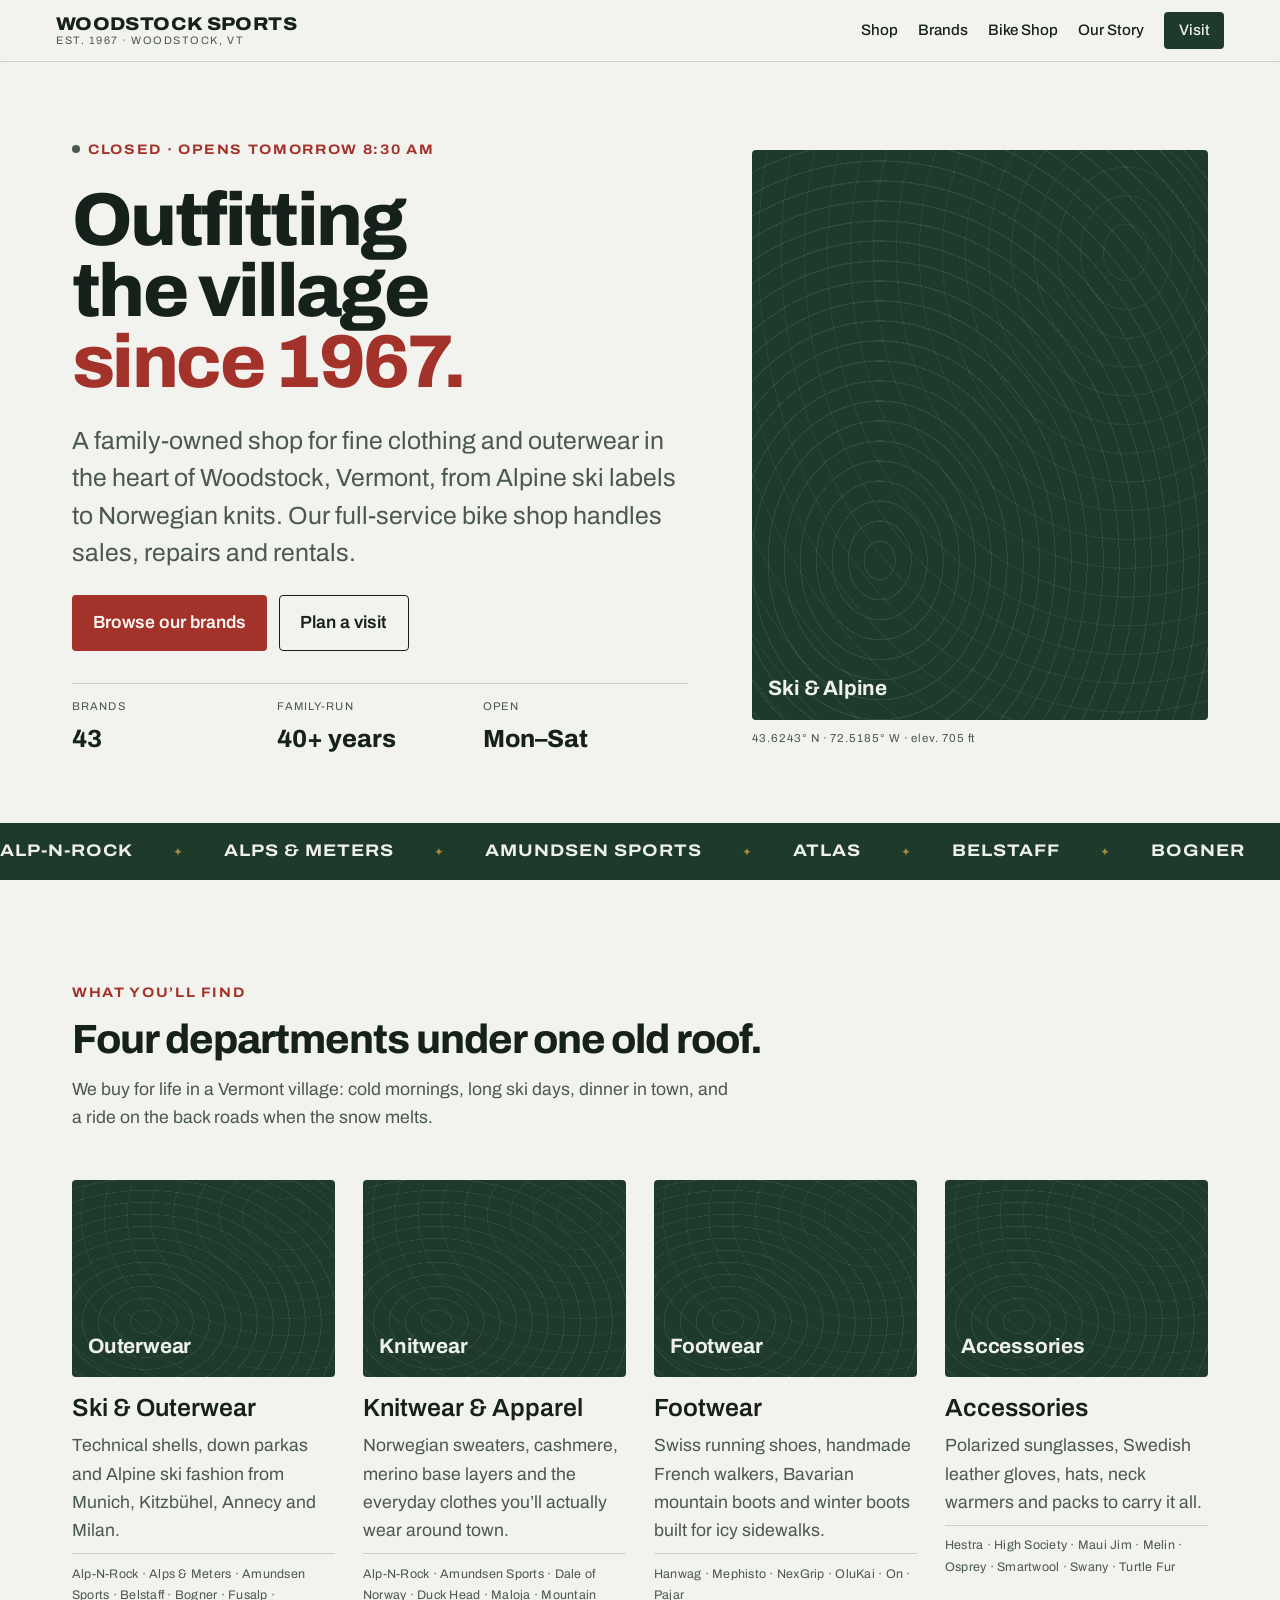
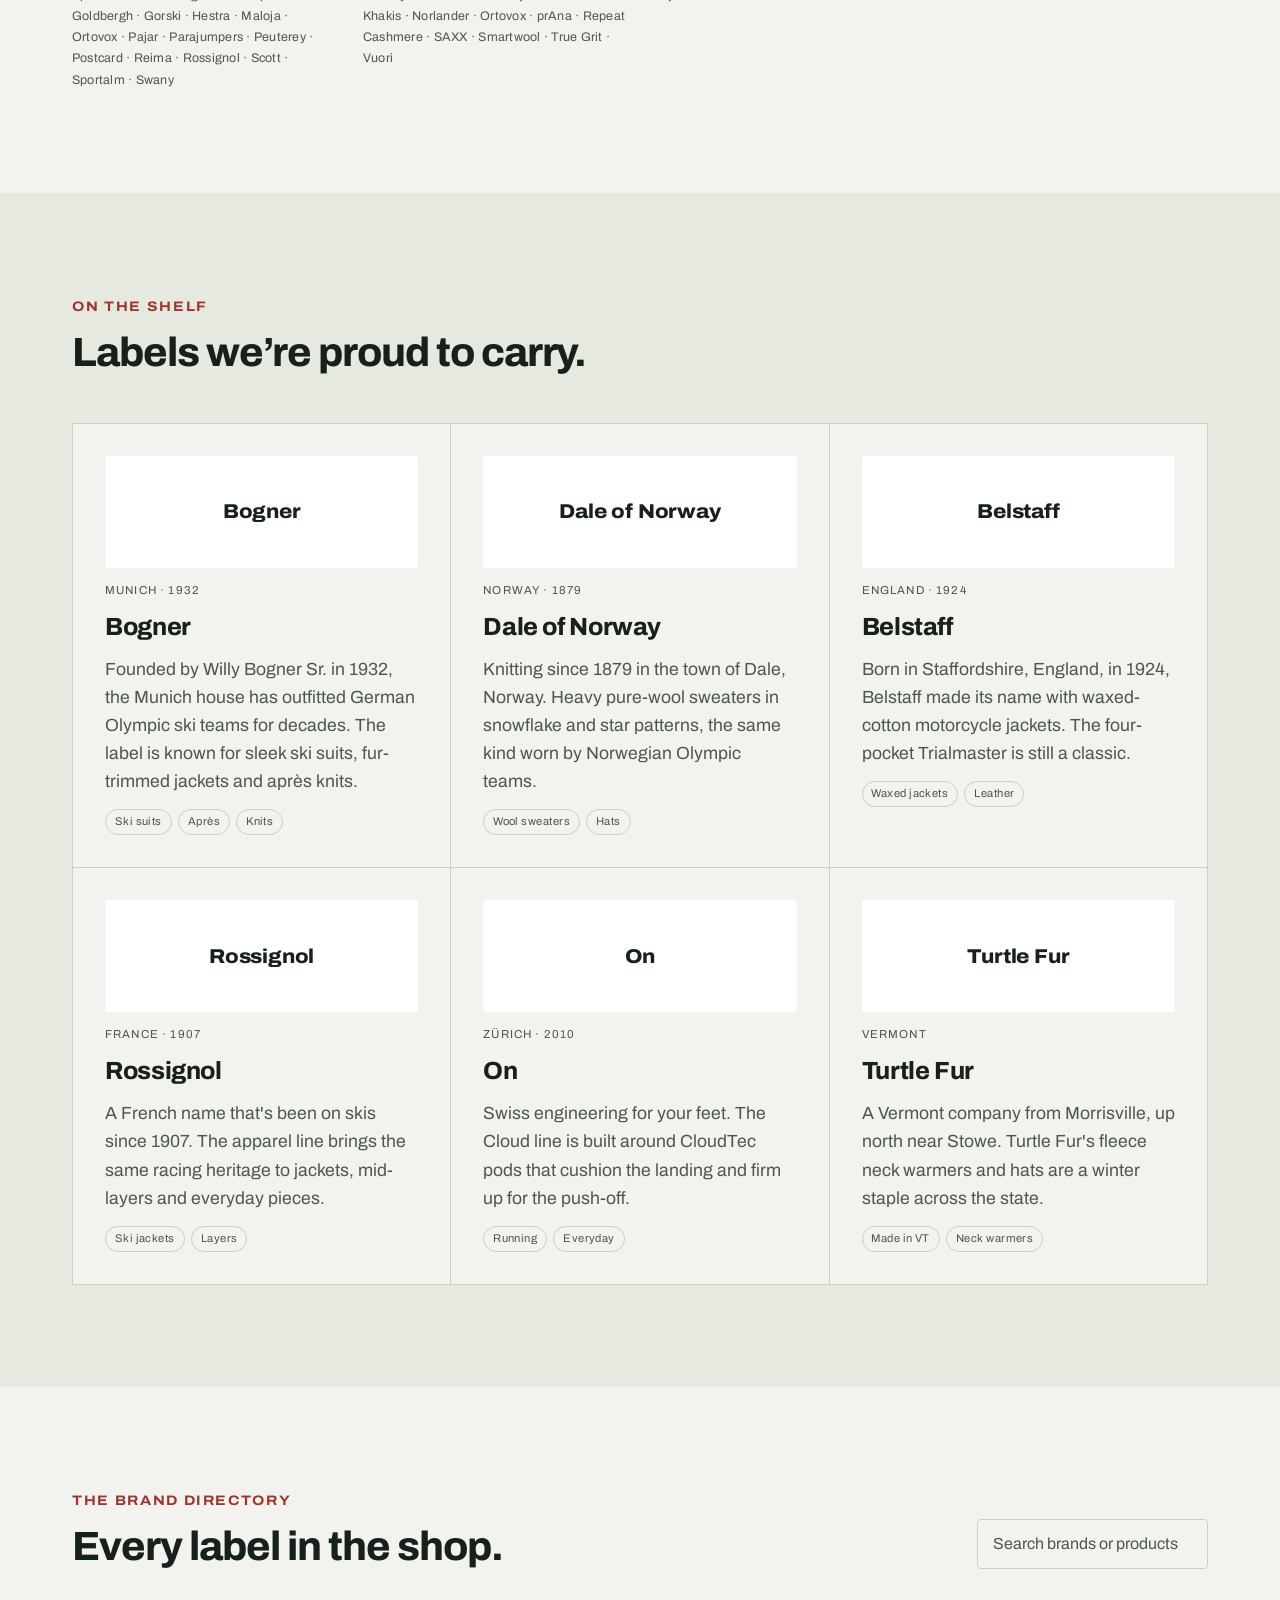
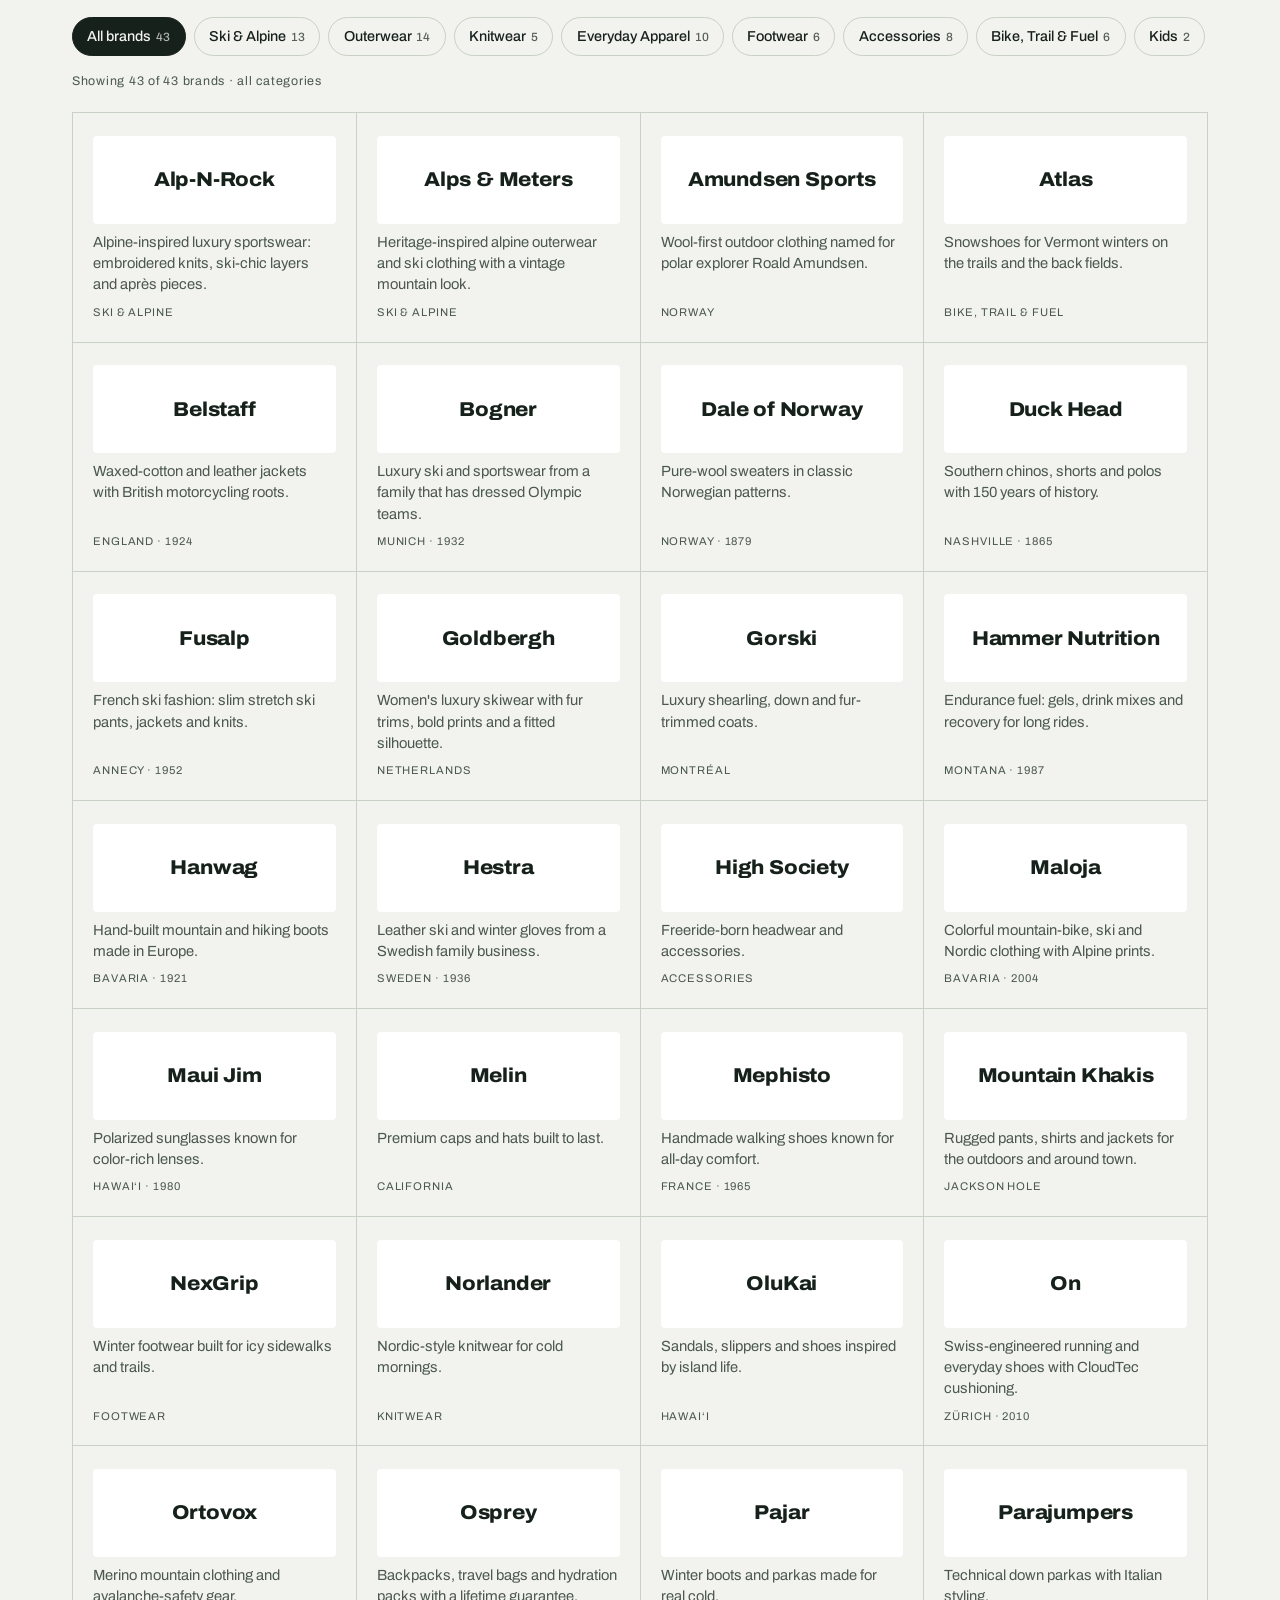
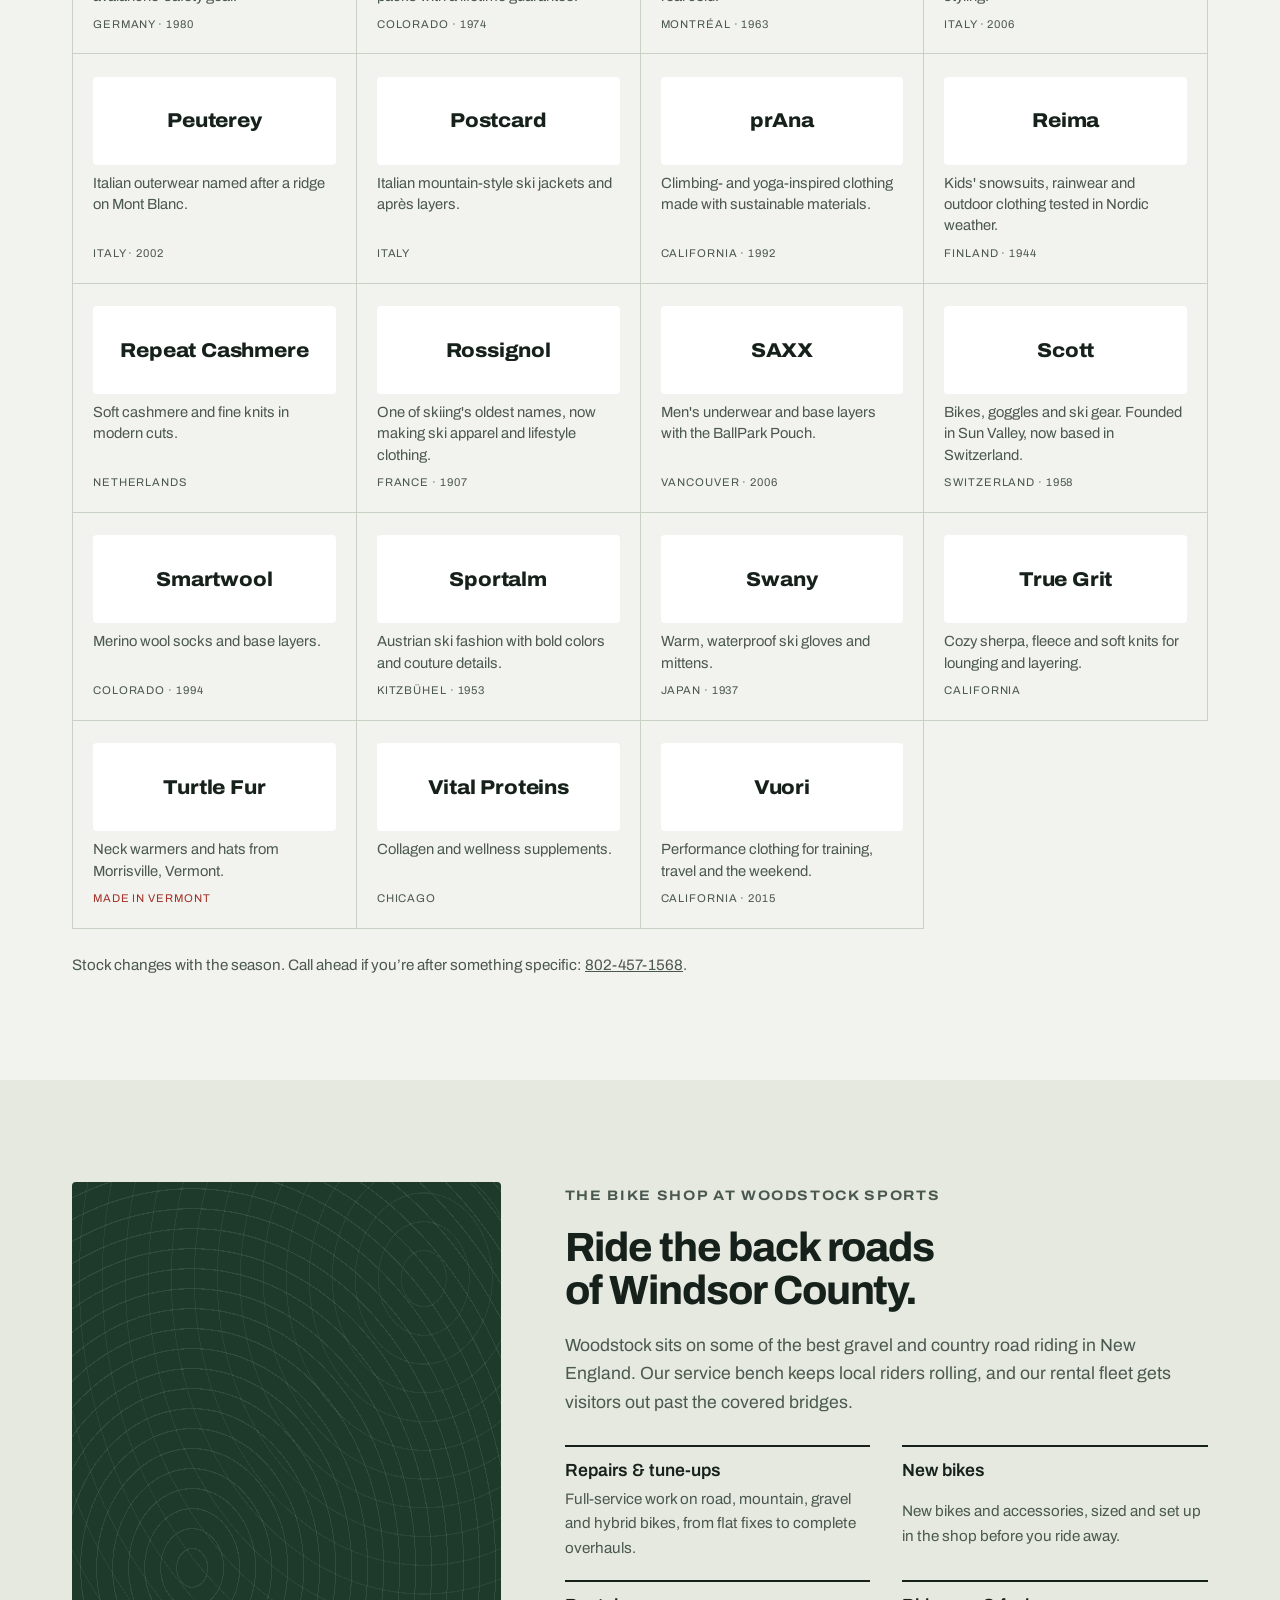
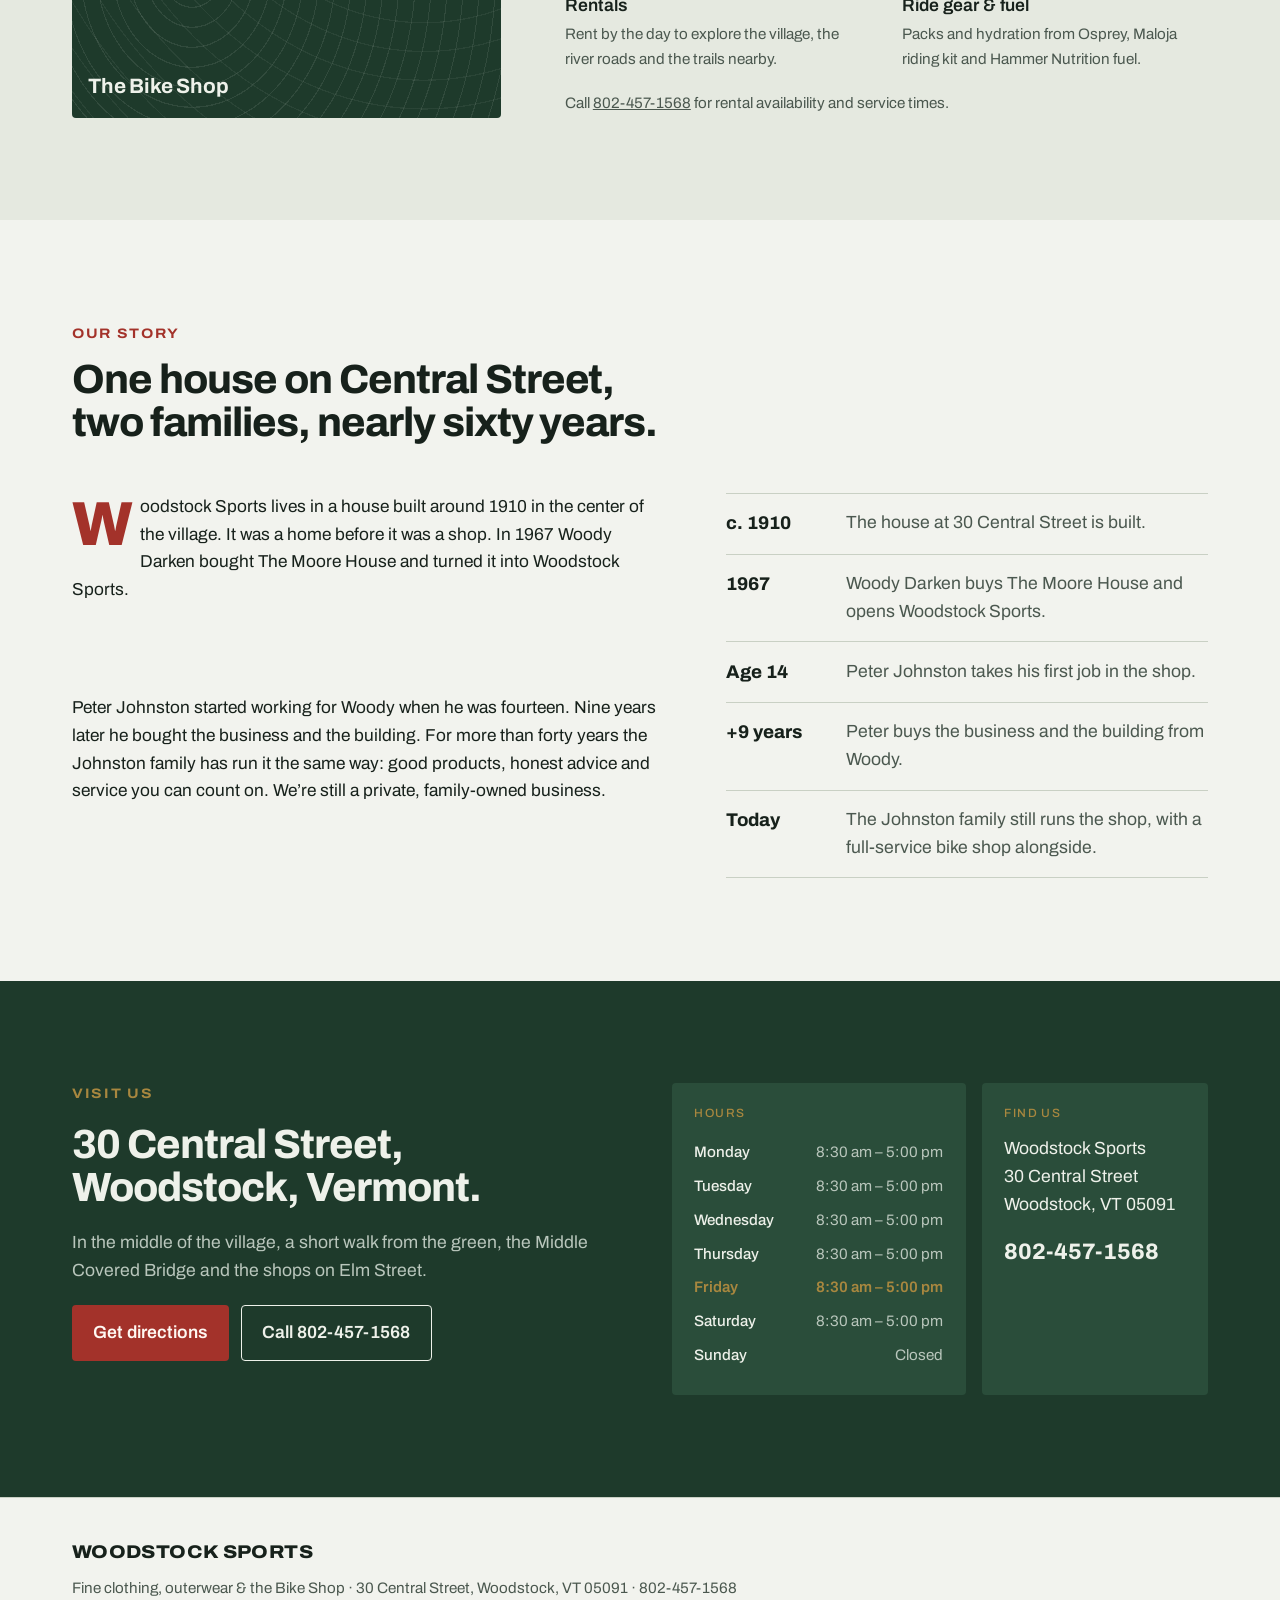
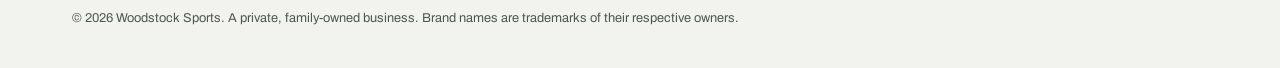
<file: woodstock-sports/index.html>
<!doctype html>
<html lang="en">
<head>
<meta charset="utf-8">
<meta name="viewport" content="width=device-width, initial-scale=1, viewport-fit=cover">
<title>Woodstock Sports</title>
<meta name="description" content="Woodstock Sports is a family-owned outfitter at 30 Central Street in Woodstock, Vermont: fine clothing and outerwear from more than forty brands, plus a full-service bike shop with sales, repairs and rentals.">
<meta name="theme-color" content="#1E3A2B">
<link rel="preconnect" href="https://fonts.googleapis.com">
<link rel="preconnect" href="https://fonts.gstatic.com" crossorigin>
<link rel="stylesheet" href="https://fonts.googleapis.com/css2?family=Archivo:ital,wdth,wght@0,62..125,100..900;1,62..125,100..900&display=swap">
<link rel="stylesheet" href="styles.css">
</head>
<body>
<a class="skip" href="#brands">Skip to brands</a>

<header class="masthead">
  <div class="masthead__inner">
    <a class="logo" href="#top" aria-label="Woodstock Sports, home">
      <span class="logo__name">Woodstock Sports</span>
      <span class="logo__meta">Est. 1967 &middot; Woodstock, VT</span>
    </a>
    <nav class="nav" aria-label="Main">
      <a href="#departments">Shop</a>
      <a href="#brands">Brands</a>
      <a href="#bike-shop">Bike Shop</a>
      <a href="#story">Our Story</a>
      <a href="#visit" class="nav__visit">Visit</a>
    </nav>
  </div>
</header>

<main id="top">

  <!-- Hero -->
  <section class="hero">
    <div class="wrap hero__grid">
      <div class="hero__copy">
        <p class="eyebrow"><span class="status" data-open-status>30 Central Street</span></p>
        <h1 class="hero__title">Outfitting the village <em>since&nbsp;1967.</em></h1>
        <p class="hero__lede">A family-owned shop for fine clothing and outerwear in the heart of Woodstock, Vermont, from Alpine ski labels to Norwegian knits. Our full-service bike shop handles sales, repairs and rentals.</p>
        <div class="hero__actions">
          <a class="btn btn--solid" href="#brands">Browse our brands</a>
          <a class="btn btn--line" href="#visit">Plan a visit</a>
        </div>
        <dl class="hero__facts">
          <div><dt>Brands</dt><dd data-brand-count>40+</dd></div>
          <div><dt>Family-run</dt><dd>40+ years</dd></div>
          <div><dt>Open</dt><dd>Mon&ndash;Sat</dd></div>
        </dl>
      </div>
      <figure class="hero__media">
        <div class="photo photo--tall" data-label="Ski &amp; Alpine">
          <img data-photo src="https://images.unsplash.com/photo-1551698618-1dfe5d97d256?auto=format&amp;fit=crop&amp;w=1200&amp;q=80" alt="A skier carving through fresh powder" width="1200" height="1500" fetchpriority="high">
        </div>
        <figcaption class="coords">43.6243&deg; N &middot; 72.5185&deg; W &middot; elev. 705 ft</figcaption>
      </figure>
    </div>
  </section>

  <!-- Brand ticker -->
  <div class="ticker" aria-hidden="true">
    <div class="ticker__track" data-ticker></div>
  </div>

  <!-- Departments -->
  <section id="departments" class="section">
    <div class="wrap">
      <header class="section__head">
        <p class="eyebrow">What you&rsquo;ll find</p>
        <h2>Four departments under one old roof.</h2>
        <p class="section__lede">We buy for life in a Vermont village: cold mornings, long ski days, dinner in town, and a ride on the back roads when the snow melts.</p>
      </header>
      <div class="depts">
        <article class="dept">
          <div class="photo" data-label="Outerwear">
            <img data-photo loading="lazy" src="https://images.unsplash.com/photo-1418985991508-e47386d96a71?auto=format&amp;fit=crop&amp;w=900&amp;q=75" alt="Snow-covered pine forest in winter" width="900" height="675">
          </div>
          <div class="dept__body">
            <h3>Ski &amp; Outerwear</h3>
            <p>Technical shells, down parkas and Alpine ski fashion from Munich, Kitzbühel, Annecy and Milan.</p>
            <p class="dept__brands" data-dept="outerwear"></p>
          </div>
        </article>
        <article class="dept">
          <div class="photo" data-label="Knitwear">
            <img data-photo loading="lazy" src="https://images.unsplash.com/photo-1441986300917-64674bd600d8?auto=format&amp;fit=crop&amp;w=900&amp;q=75" alt="Clothing on racks inside a boutique" width="900" height="675">
          </div>
          <div class="dept__body">
            <h3>Knitwear &amp; Apparel</h3>
            <p>Norwegian sweaters, cashmere, merino base layers and the everyday clothes you&rsquo;ll actually wear around town.</p>
            <p class="dept__brands" data-dept="apparel"></p>
          </div>
        </article>
        <article class="dept">
          <div class="photo" data-label="Footwear">
            <img data-photo loading="lazy" src="https://images.unsplash.com/photo-1542291026-7eec264c27ff?auto=format&amp;fit=crop&amp;w=900&amp;q=75" alt="A running shoe on a plain background" width="900" height="675">
          </div>
          <div class="dept__body">
            <h3>Footwear</h3>
            <p>Swiss running shoes, handmade French walkers, Bavarian mountain boots and winter boots built for icy sidewalks.</p>
            <p class="dept__brands" data-dept="footwear"></p>
          </div>
        </article>
        <article class="dept">
          <div class="photo" data-label="Accessories">
            <img data-photo loading="lazy" src="https://images.unsplash.com/photo-1511499767150-a48a237f0083?auto=format&amp;fit=crop&amp;w=900&amp;q=75" alt="A pair of sunglasses" width="900" height="675">
          </div>
          <div class="dept__body">
            <h3>Accessories</h3>
            <p>Polarized sunglasses, Swedish leather gloves, hats, neck warmers and packs to carry it all.</p>
            <p class="dept__brands" data-dept="accessories"></p>
          </div>
        </article>
      </div>
    </div>
  </section>

  <!-- Spotlight -->
  <section class="section section--band" aria-labelledby="spotlight-title">
    <div class="wrap">
      <header class="section__head">
        <p class="eyebrow">On the shelf</p>
        <h2 id="spotlight-title">Labels we&rsquo;re proud to carry.</h2>
      </header>
      <div class="spotlight" data-spotlight></div>
    </div>
  </section>

  <!-- Brand directory -->
  <section id="brands" class="section">
    <div class="wrap">
      <header class="section__head section__head--row">
        <div>
          <p class="eyebrow">The brand directory</p>
          <h2>Every label in the shop.</h2>
        </div>
        <label class="search" for="brand-search">
          <span class="visually-hidden">Search brands</span>
          <input id="brand-search" type="search" placeholder="Search brands or products" autocomplete="off">
        </label>
      </header>
      <div class="filters" role="group" aria-label="Filter by category" data-filters></div>
      <p class="results" aria-live="polite" data-results></p>
      <ul class="shelf" data-shelf></ul>
      <p class="shelf__note">Stock changes with the season. Call ahead if you&rsquo;re after something specific: <a href="tel:+18024571568">802-457-1568</a>.</p>
    </div>
  </section>

  <!-- Bike shop -->
  <section id="bike-shop" class="section section--band">
    <div class="wrap bike">
      <div class="bike__media">
        <div class="photo photo--tall" data-label="The Bike Shop">
          <img data-photo loading="lazy" src="https://images.unsplash.com/photo-1485965120184-e220f721d03e?auto=format&amp;fit=crop&amp;w=1000&amp;q=75" alt="A bicycle leaning against a wall" width="1000" height="1250">
        </div>
      </div>
      <div class="bike__copy">
        <p class="eyebrow">The Bike Shop at Woodstock Sports</p>
        <h2>Ride the back roads of Windsor County.</h2>
        <p>Woodstock sits on some of the best gravel and country road riding in New England. Our service bench keeps local riders rolling, and our rental fleet gets visitors out past the covered bridges.</p>
        <ul class="services">
          <li><h3>Repairs &amp; tune-ups</h3><p>Full-service work on road, mountain, gravel and hybrid bikes, from flat fixes to complete overhauls.</p></li>
          <li><h3>New bikes</h3><p>New bikes and accessories, sized and set up in the shop before you ride away.</p></li>
          <li><h3>Rentals</h3><p>Rent by the day to explore the village, the river roads and the trails nearby.</p></li>
          <li><h3>Ride gear &amp; fuel</h3><p>Packs and hydration from Osprey, Maloja riding kit and Hammer Nutrition fuel.</p></li>
        </ul>
        <p class="bike__note">Call <a href="tel:+18024571568">802-457-1568</a> for rental availability and service times.</p>
      </div>
    </div>
  </section>

  <!-- Story -->
  <section id="story" class="section">
    <div class="wrap story">
      <header class="section__head">
        <p class="eyebrow">Our story</p>
        <h2>One house on Central Street, two families, nearly sixty years.</h2>
      </header>
      <div class="story__grid">
        <div class="story__text">
          <p>Woodstock Sports lives in a house built around 1910 in the center of the village. It was a home before it was a shop. In 1967 Woody Darken bought The Moore House and turned it into Woodstock Sports.</p>
          <p>Peter Johnston started working for Woody when he was fourteen. Nine years later he bought the business and the building. For more than forty years the Johnston family has run it the same way: good products, honest advice and service you can count on. We&rsquo;re still a private, family-owned business.</p>
        </div>
        <ol class="timeline">
          <li><span class="timeline__when">c. 1910</span><span class="timeline__what">The house at 30 Central Street is built.</span></li>
          <li><span class="timeline__when">1967</span><span class="timeline__what">Woody Darken buys The Moore House and opens Woodstock Sports.</span></li>
          <li><span class="timeline__when">Age 14</span><span class="timeline__what">Peter Johnston takes his first job in the shop.</span></li>
          <li><span class="timeline__when">+9 years</span><span class="timeline__what">Peter buys the business and the building from Woody.</span></li>
          <li><span class="timeline__when">Today</span><span class="timeline__what">The Johnston family still runs the shop, with a full-service bike shop alongside.</span></li>
        </ol>
      </div>
    </div>
  </section>

  <!-- Visit -->
  <section id="visit" class="section section--ink">
    <div class="wrap visit">
      <div class="visit__intro">
        <p class="eyebrow">Visit us</p>
        <h2>30 Central Street, Woodstock, Vermont.</h2>
        <p>In the middle of the village, a short walk from the green, the Middle Covered Bridge and the shops on Elm Street.</p>
        <div class="hero__actions">
          <a class="btn btn--solid" href="https://www.google.com/maps/search/?api=1&amp;query=Woodstock+Sports+30+Central+St+Woodstock+VT+05091" target="_blank" rel="noopener">Get directions</a>
          <a class="btn btn--line" href="tel:+18024571568">Call 802-457-1568</a>
        </div>
      </div>
      <div class="visit__cards">
        <div class="card">
          <h3>Hours</h3>
          <table class="hours" data-hours>
            <tbody>
              <tr data-day="1"><th scope="row">Monday</th><td>8:30 am &ndash; 5:00 pm</td></tr>
              <tr data-day="2"><th scope="row">Tuesday</th><td>8:30 am &ndash; 5:00 pm</td></tr>
              <tr data-day="3"><th scope="row">Wednesday</th><td>8:30 am &ndash; 5:00 pm</td></tr>
              <tr data-day="4"><th scope="row">Thursday</th><td>8:30 am &ndash; 5:00 pm</td></tr>
              <tr data-day="5"><th scope="row">Friday</th><td>8:30 am &ndash; 5:00 pm</td></tr>
              <tr data-day="6"><th scope="row">Saturday</th><td>8:30 am &ndash; 5:00 pm</td></tr>
              <tr data-day="0"><th scope="row">Sunday</th><td>Closed</td></tr>
            </tbody>
          </table>
        </div>
        <div class="card">
          <h3>Find us</h3>
          <address>
            Woodstock Sports<br>
            30 Central Street<br>
            Woodstock, VT 05091
          </address>
          <p class="card__phone"><a href="tel:+18024571568">802-457-1568</a></p>
        </div>
      </div>
    </div>
  </section>

</main>

<footer class="footer">
  <div class="wrap footer__inner">
    <p class="logo__name">Woodstock Sports</p>
    <p>Fine clothing, outerwear &amp; the Bike Shop &middot; 30 Central Street, Woodstock, VT 05091 &middot; 802-457-1568</p>
    <p class="footer__small">&copy; <span data-year>2026</span> Woodstock Sports. A private, family-owned business. Brand names are trademarks of their respective owners.</p>
  </div>
</footer>

<script src="images/brands/logos.js"></script>
<script src="app.js"></script>
</body>
</html>
</file>
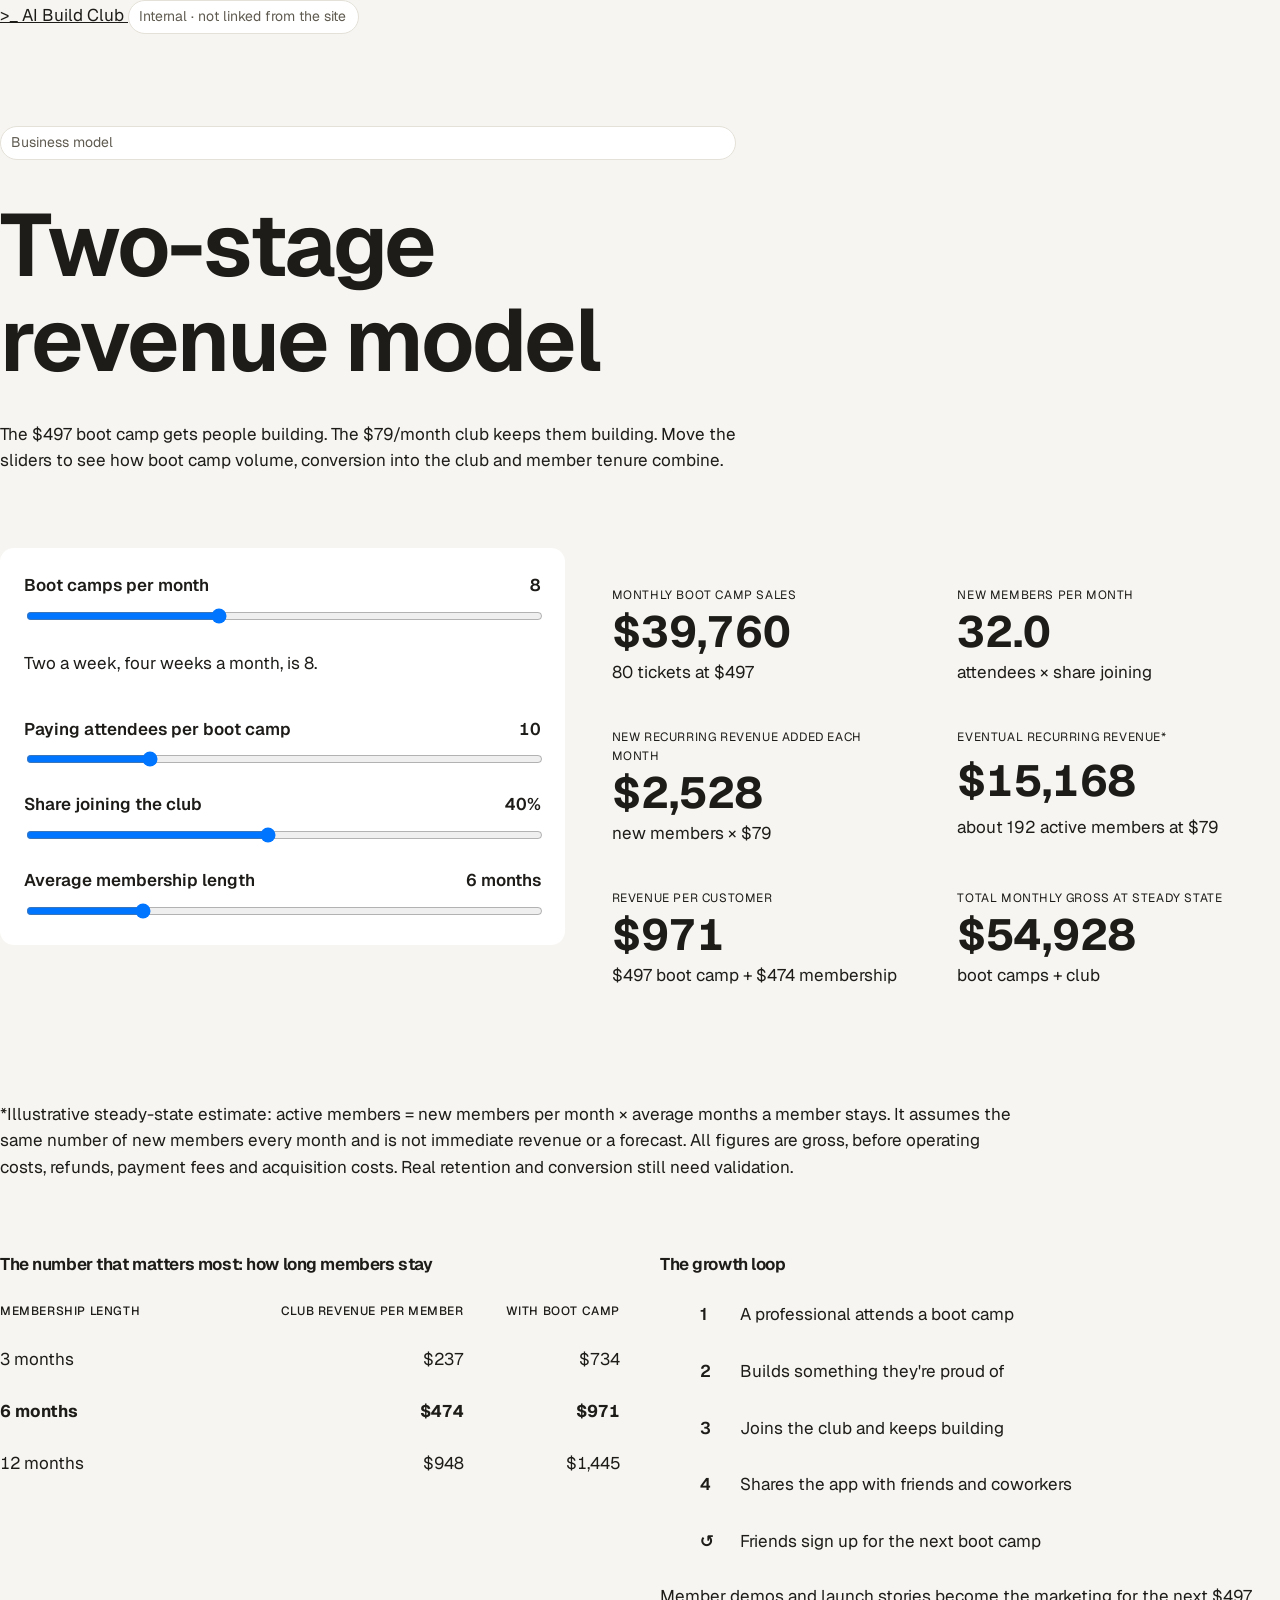
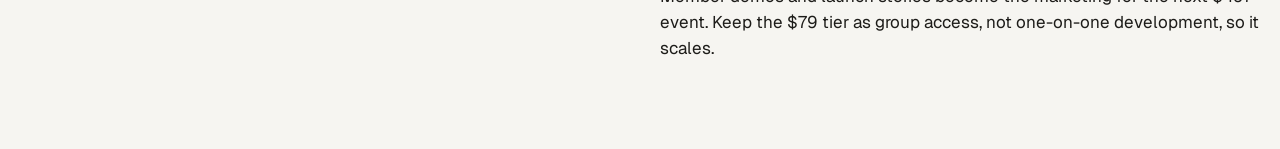
<file: model.html>
<!doctype html>
<html lang="en">
<head>
<meta charset="utf-8">
<meta name="viewport" content="width=device-width, initial-scale=1, viewport-fit=cover">
<title>Build Club Revenue Model</title>
<meta name="robots" content="noindex, nofollow">
<link rel="preconnect" href="https://fonts.googleapis.com">
<link rel="preconnect" href="https://fonts.gstatic.com" crossorigin>
<link rel="stylesheet" href="https://fonts.googleapis.com/css2?family=Geist:wght@400..800&family=Instrument+Sans:ital,wght@0,400..700;1,400..700&family=JetBrains+Mono:wght@400;500;600&display=swap">
<link rel="stylesheet" href="styles.css">
<style>
  .model { padding-block: clamp(2.5rem, 2rem + 3vw, 5rem); display: grid; gap: clamp(2.5rem, 2rem + 2vw, 4rem); }
  .model__head { display: grid; gap: 1rem; max-width: 46rem; }
  .model__head p:not(.eyebrow) { color: var(--ink-soft); }
  .calc { display: grid; gap: 1.5rem; }
  @media (min-width: 900px) { .calc { grid-template-columns: 0.9fr 1.1fr; align-items: start; } }
  .inputs { display: grid; gap: 1.4rem; padding: 1.5rem; background: var(--surface); border: 1px solid var(--line); border-radius: 14px; min-width: 0; }
  .field { display: grid; gap: 0.45rem; }
  .field__top { display: flex; justify-content: space-between; gap: 1rem; align-items: baseline; }
  .field label { font-weight: 600; }
  .field output { font-family: var(--f-mono); font-weight: 600; font-variant-numeric: tabular-nums; }
  .field input[type="range"] { width: 100%; accent-color: var(--ink); }
  .field__hint { font-size: var(--step--1); color: var(--ink-soft); }
  .results { display: grid; gap: 1px; background: var(--line); border: 1px solid var(--line); border-radius: 14px; overflow: hidden; min-width: 0; }
  @media (min-width: 560px) { .results { grid-template-columns: 1fr 1fr; } }
  .result { display: grid; gap: 0.35rem; padding: 1.3rem 1.4rem; background: var(--paper); }
  .result dt { font-family: var(--f-mono); font-size: 0.75rem; text-transform: uppercase; letter-spacing: 0.05em; color: var(--ink-soft); }
  .result dd { margin: 0; font-family: var(--f-display); font-weight: 700; font-size: clamp(2rem, 1.6rem + 1.4vw, 2.8rem); line-height: 1; font-variant-numeric: tabular-nums; }
  .result small { font-size: var(--step--1); color: var(--ink-soft); }
  .result--key { background: var(--marker); color: var(--on-marker); }
  .result--key dt, .result--key small { color: var(--on-marker); }
  .note { font-size: var(--step--1); color: var(--ink-soft); max-width: 60em; }
  .table-wrap { overflow-x: auto; }
  table { border-collapse: collapse; width: 100%; min-width: 26rem; font-variant-numeric: tabular-nums; }
  th, td { text-align: left; padding: 0.8rem 1rem 0.8rem 0; border-bottom: 1px solid var(--line); }
  th { font-family: var(--f-mono); font-size: 0.75rem; text-transform: uppercase; letter-spacing: 0.05em; color: var(--ink-soft); font-weight: 500; }
  td.num, th.num { text-align: right; padding-right: 0; }
  tr.is-selected td { font-weight: 700; }
  .duo { display: grid; gap: 2.5rem; }
  @media (min-width: 900px) { .duo { grid-template-columns: 1fr 1fr; } }
  .duo > section { min-width: 0; }
  .duo h2 { font-family: var(--f-display); font-size: var(--step-1); font-weight: 650; margin-bottom: 1rem; }
  .loop { display: grid; gap: 0.5rem; counter-reset: loop; }
  .loop li { counter-increment: loop; display: grid; grid-template-columns: 2rem 1fr; gap: 0.5rem; padding: 0.7rem 0; border-bottom: 1px solid var(--line); }
  .loop li::before { content: counter(loop); font-family: var(--f-mono); font-weight: 600; color: var(--build); }
  .loop li:last-child::before { content: "\21BA"; }
</style>
</head>
<body>
<header class="bar">
  <div class="wrap bar__inner">
    <a class="mark" href="index.html" aria-label="AI Build Club, public site">
      <span class="mark__glyph" aria-hidden="true">&gt;_</span>
      <span class="mark__name">AI Build Club</span>
    </a>
    <span class="eyebrow">Internal &middot; not linked from the site</span>
  </div>
</header>

<main class="wrap model">
  <div class="model__head">
    <p class="eyebrow">Business model</p>
    <h1 class="section-title">Two-stage revenue model</h1>
    <p>The $497 boot camp gets people building. The $79/month club keeps them building. Move the sliders to see how boot camp volume, conversion into the club and member tenure combine.</p>
  </div>

  <section class="calc" aria-label="Revenue calculator">
    <form class="inputs" id="model-form">
      <div class="field">
        <div class="field__top"><label for="camps">Boot camps per month</label><output for="camps" id="camps-out">8</output></div>
        <input type="range" id="camps" min="1" max="20" step="1" value="8">
        <p class="field__hint">Two a week, four weeks a month, is 8.</p>
      </div>
      <div class="field">
        <div class="field__top"><label for="seats">Paying attendees per boot camp</label><output for="seats" id="seats-out">10</output></div>
        <input type="range" id="seats" min="4" max="30" step="1" value="10">
      </div>
      <div class="field">
        <div class="field__top"><label for="conv">Share joining the club</label><output for="conv" id="conv-out">40%</output></div>
        <input type="range" id="conv" min="5" max="80" step="5" value="40">
      </div>
      <div class="field">
        <div class="field__top"><label for="tenure">Average membership length</label><output for="tenure" id="tenure-out">6 months</output></div>
        <input type="range" id="tenure" min="1" max="24" step="1" value="6">
      </div>
    </form>

    <dl class="results" aria-live="polite">
      <div class="result"><dt>Monthly boot camp sales</dt><dd id="r-sales">$39,760</dd><small id="r-sales-sub">80 tickets at $497</small></div>
      <div class="result"><dt>New members per month</dt><dd id="r-new">32.0</dd><small>attendees &times; share joining</small></div>
      <div class="result"><dt>New recurring revenue added each month</dt><dd id="r-mrr">$2,528</dd><small>new members &times; $79</small></div>
      <div class="result result--key"><dt>Eventual recurring revenue*</dt><dd id="r-steady">$15,168</dd><small id="r-steady-sub">about 192 active members at $79</small></div>
      <div class="result"><dt>Revenue per customer</dt><dd id="r-ltv">$971</dd><small id="r-ltv-sub">$497 boot camp + $474 membership</small></div>
      <div class="result"><dt>Total monthly gross at steady state</dt><dd id="r-total">$54,928</dd><small>boot camps + club</small></div>
    </dl>
  </section>

  <p class="note">*Illustrative steady-state estimate: active members = new members per month &times; average months a member stays. It assumes the same number of new members every month and is not immediate revenue or a forecast. All figures are gross, before operating costs, refunds, payment fees and acquisition costs. Real retention and conversion still need validation.</p>

  <div class="duo">
    <section aria-labelledby="tenure-title">
      <h2 id="tenure-title">The number that matters most: how long members stay</h2>
      <div class="table-wrap">
        <table>
          <thead><tr><th scope="col">Membership length</th><th scope="col" class="num">Club revenue per member</th><th scope="col" class="num">With boot camp</th></tr></thead>
          <tbody id="tenure-table"></tbody>
        </table>
      </div>
    </section>
    <section aria-labelledby="loop-title">
      <h2 id="loop-title">The growth loop</h2>
      <ol class="loop">
        <li>A professional attends a boot camp</li>
        <li>Builds something they're proud of</li>
        <li>Joins the club and keeps building</li>
        <li>Shares the app with friends and coworkers</li>
        <li>Friends sign up for the next boot camp</li>
      </ol>
      <p class="note" style="margin-top:1rem">Member demos and launch stories become the marketing for the next $497 event. Keep the $79 tier as group access, not one-on-one development, so it scales.</p>
    </section>
  </div>
</main>

<script>
(function () {
  const BOOTCAMP = 497;
  const CLUB = 79;
  const $ = (id) => document.getElementById(id);
  const usd = (n) => "$" + Math.round(n).toLocaleString("en-US");
  const fields = ["camps", "seats", "conv", "tenure"];

  function render() {
    const camps = +$("camps").value;
    const seats = +$("seats").value;
    const conv = +$("conv").value / 100;
    const tenure = +$("tenure").value;

    const tickets = camps * seats;
    const sales = tickets * BOOTCAMP;
    const newMembers = tickets * conv;
    const newMrr = newMembers * CLUB;
    const active = newMembers * tenure;
    const steady = active * CLUB;
    const perMember = tenure * CLUB;

    $("camps-out").textContent = camps;
    $("seats-out").textContent = seats;
    $("conv-out").textContent = Math.round(conv * 100) + "%";
    $("tenure-out").textContent = tenure + (tenure === 1 ? " month" : " months");

    $("r-sales").textContent = usd(sales);
    $("r-sales-sub").textContent = tickets + " tickets at $" + BOOTCAMP;
    $("r-new").textContent = newMembers.toFixed(1);
    $("r-mrr").textContent = usd(newMrr);
    $("r-steady").textContent = usd(steady);
    $("r-steady-sub").textContent = "about " + Math.round(active).toLocaleString("en-US") + " active members at $" + CLUB;
    $("r-ltv").textContent = usd(BOOTCAMP + perMember);
    $("r-ltv-sub").textContent = "$" + BOOTCAMP + " boot camp + " + usd(perMember) + " membership";
    $("r-total").textContent = usd(sales + steady);

    const rows = [3, 6, 12];
    if (!rows.includes(tenure)) rows.push(tenure);
    rows.sort((a, b) => a - b);
    $("tenure-table").innerHTML = rows.map((m) =>
      '<tr class="' + (m === tenure ? "is-selected" : "") + '"><td>' + m + (m === 1 ? " month" : " months") +
      '</td><td class="num">' + usd(m * CLUB) + '</td><td class="num">' + usd(BOOTCAMP + m * CLUB) + "</td></tr>"
    ).join("");
  }

  fields.forEach((id) => $(id).addEventListener("input", render));
  $("model-form").addEventListener("submit", (e) => e.preventDefault());
  render();
})();
</script>
</body>
</html>
</file>
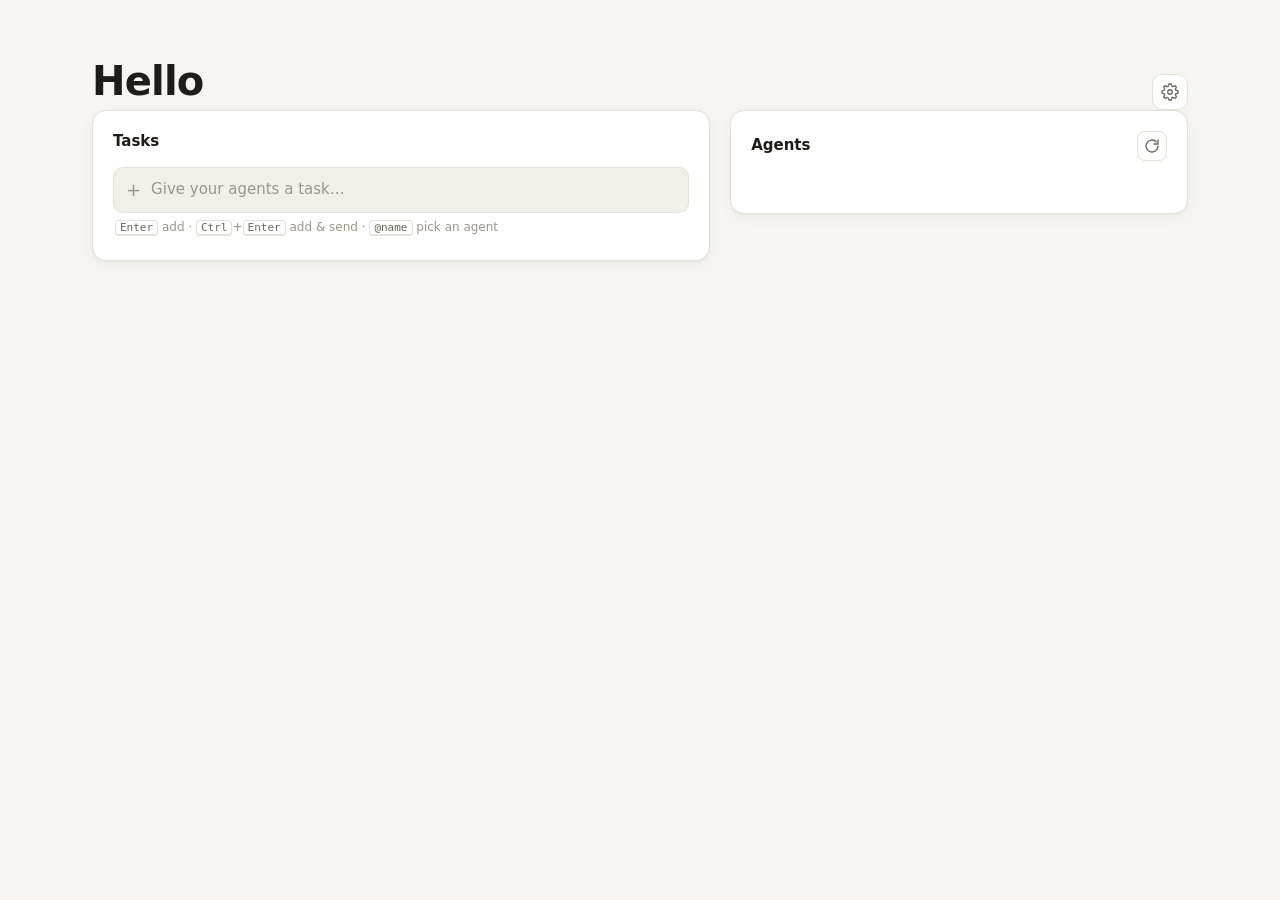
<file: helm-newtab/newtab.html>
<!doctype html>
<html lang="en">
<head>
  <meta charset="utf-8">
  <meta name="viewport" content="width=device-width, initial-scale=1">
  <title>New Tab</title>
  <link rel="stylesheet" href="newtab.css">
</head>
<body>
  <main class="wrap">
    <header class="top">
      <div class="hello">
        <p class="date" id="date"></p>
        <h1 id="greeting">Hello</h1>
      </div>
      <div class="top-right">
        <div class="clock" id="clock" aria-live="off"></div>
        <button class="icon-btn" id="settingsBtn" aria-label="Settings" title="Settings">
          <svg viewBox="0 0 24 24" width="18" height="18" fill="none" stroke="currentColor" stroke-width="1.8" stroke-linecap="round" stroke-linejoin="round"><circle cx="12" cy="12" r="3"/><path d="M19.4 15a1.65 1.65 0 0 0 .33 1.82l.06.06a2 2 0 1 1-2.83 2.83l-.06-.06a1.65 1.65 0 0 0-1.82-.33 1.65 1.65 0 0 0-1 1.51V21a2 2 0 1 1-4 0v-.09a1.65 1.65 0 0 0-1.08-1.51 1.65 1.65 0 0 0-1.82.33l-.06.06a2 2 0 1 1-2.83-2.83l.06-.06a1.65 1.65 0 0 0 .33-1.82 1.65 1.65 0 0 0-1.51-1H3a2 2 0 1 1 0-4h.09a1.65 1.65 0 0 0 1.51-1.08 1.65 1.65 0 0 0-.33-1.82l-.06-.06a2 2 0 1 1 2.83-2.83l.06.06a1.65 1.65 0 0 0 1.82.33H9a1.65 1.65 0 0 0 1-1.51V3a2 2 0 1 1 4 0v.09a1.65 1.65 0 0 0 1 1.51 1.65 1.65 0 0 0 1.82-.33l.06-.06a2 2 0 1 1 2.83 2.83l-.06.06a1.65 1.65 0 0 0-.33 1.82V9a1.65 1.65 0 0 0 1.51 1H21a2 2 0 1 1 0 4h-.09a1.65 1.65 0 0 0-1.51 1z"/></svg>
        </button>
      </div>
    </header>

    <nav class="links" id="links" aria-label="Quick links"></nav>

    <div class="grid">
      <section class="card" aria-labelledby="taskTitle">
        <div class="card-head">
          <h2 id="taskTitle">Tasks</h2>
          <span class="pill" id="taskCount"></span>
        </div>
        <form id="taskForm" class="add">
          <span class="add-plus" aria-hidden="true">+</span>
          <input id="taskInput" type="text" placeholder="Give your agents a task…" autocomplete="off" maxlength="500" aria-describedby="taskHint">
          <span class="route-preview" id="routePreview" hidden></span>
        </form>
        <p class="hint" id="taskHint">
          <kbd>Enter</kbd> add · <kbd id="sendKey">Ctrl</kbd>+<kbd>Enter</kbd> add &amp; send · <kbd>@name</kbd> pick an agent
        </p>
        <div id="taskGroups"></div>
        <p class="empty" id="taskEmpty" hidden>No tasks. Type one above and Helm will pick the right agent for it.</p>
        <details class="done-wrap" id="doneWrap" hidden>
          <summary><span id="doneLabel">Completed</span></summary>
          <ul class="tasks" id="doneList"></ul>
          <button class="text-btn" id="clearDone" type="button">Clear completed</button>
        </details>
      </section>

      <section class="card" aria-labelledby="agentTitle">
        <div class="card-head">
          <h2 id="agentTitle">Agents</h2>
          <span class="meta" id="agentMeta"></span>
          <button class="icon-btn small" id="refreshBtn" aria-label="Refresh" title="Refresh">
            <svg viewBox="0 0 24 24" width="16" height="16" fill="none" stroke="currentColor" stroke-width="2" stroke-linecap="round" stroke-linejoin="round"><path d="M21 12a9 9 0 1 1-2.64-6.36"/><path d="M21 3v6h-6"/></svg>
          </button>
        </div>
        <div class="errors" id="agentErrors" hidden></div>
        <ul class="roster" id="roster"></ul>
        <div id="activity"></div>
      </section>
    </div>
  </main>

  <div class="toast" id="toast" role="status" hidden></div>

  <dialog id="settings">
    <form method="dialog" id="settingsForm">
      <div class="dlg-head">
        <h2>Settings</h2>
        <div class="tabs" role="tablist">
          <button type="button" role="tab" data-tab="agents" aria-selected="true">Agents</button>
          <button type="button" role="tab" data-tab="github" aria-selected="false">GitHub</button>
          <button type="button" role="tab" data-tab="general" aria-selected="false">General</button>
        </div>
      </div>

      <div class="tab-panel" data-panel="agents">
        <fieldset>
          <legend>Routing</legend>
          <label class="field">
            <span>Anthropic API key <em>(optional, for smart routing)</em></span>
            <input name="anthropicKey" type="password" placeholder="sk-ant-…" autocomplete="off" spellcheck="false">
            <small>With a key, Claude reads each task and picks the best agent from the descriptions below. Without one, Helm uses <code>@mentions</code> and keywords. <a href="https://platform.claude.com/settings/keys" target="_blank" rel="noopener">Get a key</a>.</small>
          </label>
          <label class="check"><input name="smartRouting" type="checkbox"> Let Claude route tasks</label>
          <label class="check"><input name="autoDispatch" type="checkbox"> Send tasks to agents as soon as they're added</label>
          <label class="field">
            <span>When nothing matches, give it to</span>
            <select name="defaultAgentId" id="defaultAgentSelect"></select>
          </label>
        </fieldset>

        <div class="agents-head">
          <h3>Your agents</h3>
          <button type="button" class="text-btn" id="addAgent">+ Add agent</button>
        </div>
        <div id="agentEditors"></div>
      </div>

      <div class="tab-panel" data-panel="github" hidden>
        <label class="field">
          <span>Personal access token</span>
          <input name="githubToken" type="password" placeholder="ghp_… or github_pat_…" autocomplete="off" spellcheck="false">
          <small>Classic token with <code>repo</code> scope: Helm creates issues for GitHub agents and reads PR status.
            <a href="https://github.com/settings/tokens/new?scopes=repo&description=Helm%20new%20tab" target="_blank" rel="noopener">Create one</a>. Stored only in this browser.</small>
        </label>
        <label class="field">
          <span>Default repo</span>
          <input name="defaultRepo" type="text" placeholder="owner/repo" spellcheck="false">
          <small>Where GitHub agents open issues unless the agent sets its own repo.</small>
        </label>
        <fieldset>
          <legend>Other agent activity</legend>
          <label class="field">
            <span>Agent patterns</span>
            <input name="agentPatterns" type="text" spellcheck="false">
            <small>PRs whose author or branch contains one of these show under Activity, even if Helm didn't send them.</small>
          </label>
          <label class="check"><input name="agentOnly" type="checkbox"> Only show agent PRs</label>
          <div class="row">
            <label class="field"><span>Look back (days)</span><input name="lookbackDays" type="number" min="1" max="60"></label>
            <label class="field"><span>Refresh every (min)</span><input name="pollMinutes" type="number" min="1" max="120"></label>
          </div>
          <label class="field">
            <span>Status feed URL <em>(optional)</em></span>
            <input name="feedUrl" type="url" placeholder="http://127.0.0.1:4317/agents.json" spellcheck="false">
            <small>JSON your own bots publish. Items with a <code>taskId</code> update that task. See README.</small>
          </label>
        </fieldset>
      </div>

      <div class="tab-panel" data-panel="general" hidden>
        <label class="field">
          <span>Your name</span>
          <input name="name" type="text" placeholder="For the greeting" autocomplete="off">
        </label>
        <label class="check"><input name="notify" type="checkbox"> Notify me when an agent needs me or finishes</label>
        <label class="field">
          <span>Quick links</span>
          <textarea name="links" rows="4" spellcheck="false" placeholder="Claude Code | https://claude.ai/code"></textarea>
          <small>One per line: <code>Name | URL</code></small>
        </label>
      </div>

      <p class="form-error" id="settingsError" hidden></p>
      <div class="actions">
        <button type="button" class="text-btn" id="cancelSettings">Cancel</button>
        <button type="submit" class="primary" value="save">Save</button>
      </div>
    </form>
  </dialog>

  <template id="agentEditorTpl">
    <details class="agent-editor">
      <summary><span class="ae-name"></span><span class="ae-method"></span></summary>
      <div class="ae-body">
        <div class="row">
          <label class="field"><span>Name</span><input data-k="name" type="text" required></label>
          <label class="field"><span>How to send tasks</span>
            <select data-k="method">
              <option value="github">GitHub issue</option>
              <option value="webhook">Webhook (POST)</option>
              <option value="link">Open a link</option>
              <option value="none">Don't send (my own todo)</option>
            </select>
          </label>
        </div>
        <label class="field"><span>Good at</span>
          <textarea data-k="description" rows="2" placeholder="What kinds of tasks should go to this agent?"></textarea>
          <small>Claude reads this to decide where tasks go.</small>
        </label>
        <label class="field"><span>Keywords</span>
          <input data-k="keywords" type="text" spellcheck="false" placeholder="fix, bug, website">
          <small>Comma-separated. Used when Claude routing is off.</small>
        </label>
        <div class="m m-github">
          <div class="row">
            <label class="field"><span>Repo</span><input data-k="repo" type="text" placeholder="owner/repo (blank = default)" spellcheck="false"></label>
            <label class="field"><span>Mention</span><input data-k="mention" type="text" placeholder="@claude" spellcheck="false"></label>
          </div>
          <div class="row">
            <label class="field"><span>Labels</span><input data-k="labels" type="text" placeholder="agent, claude" spellcheck="false"></label>
            <label class="field"><span>Assignees</span><input data-k="assignees" type="text" placeholder="login, …" spellcheck="false"></label>
          </div>
          <small class="m-note">The issue body starts with the mention, e.g. <code>@claude</code> triggers the Claude Code GitHub Action.</small>
        </div>
        <div class="m m-webhook">
          <label class="field"><span>Webhook URL</span><input data-k="webhookUrl" type="url" placeholder="https://your-bot.example.com/tasks" spellcheck="false"></label>
          <label class="field"><span>Authorization header <em>(optional)</em></span><input data-k="webhookAuth" type="password" placeholder="Bearer …" autocomplete="off" spellcheck="false"></label>
          <small class="m-note">Helm POSTs <code>{ taskId, task, agent, createdAt }</code>. Report progress back through the status feed.</small>
        </div>
        <div class="m m-link">
          <label class="field"><span>URL</span><input data-k="url" type="url" placeholder="https://grok.com/?q={task}" spellcheck="false">
            <small>Opens in a new tab. <code>{task}</code> is replaced with the task text, which is also copied to your clipboard.</small>
          </label>
        </div>
        <button type="button" class="text-btn danger ae-remove">Remove agent</button>
      </div>
    </details>
  </template>

  <script type="module" src="newtab.js"></script>
</body>
</html>
</file>
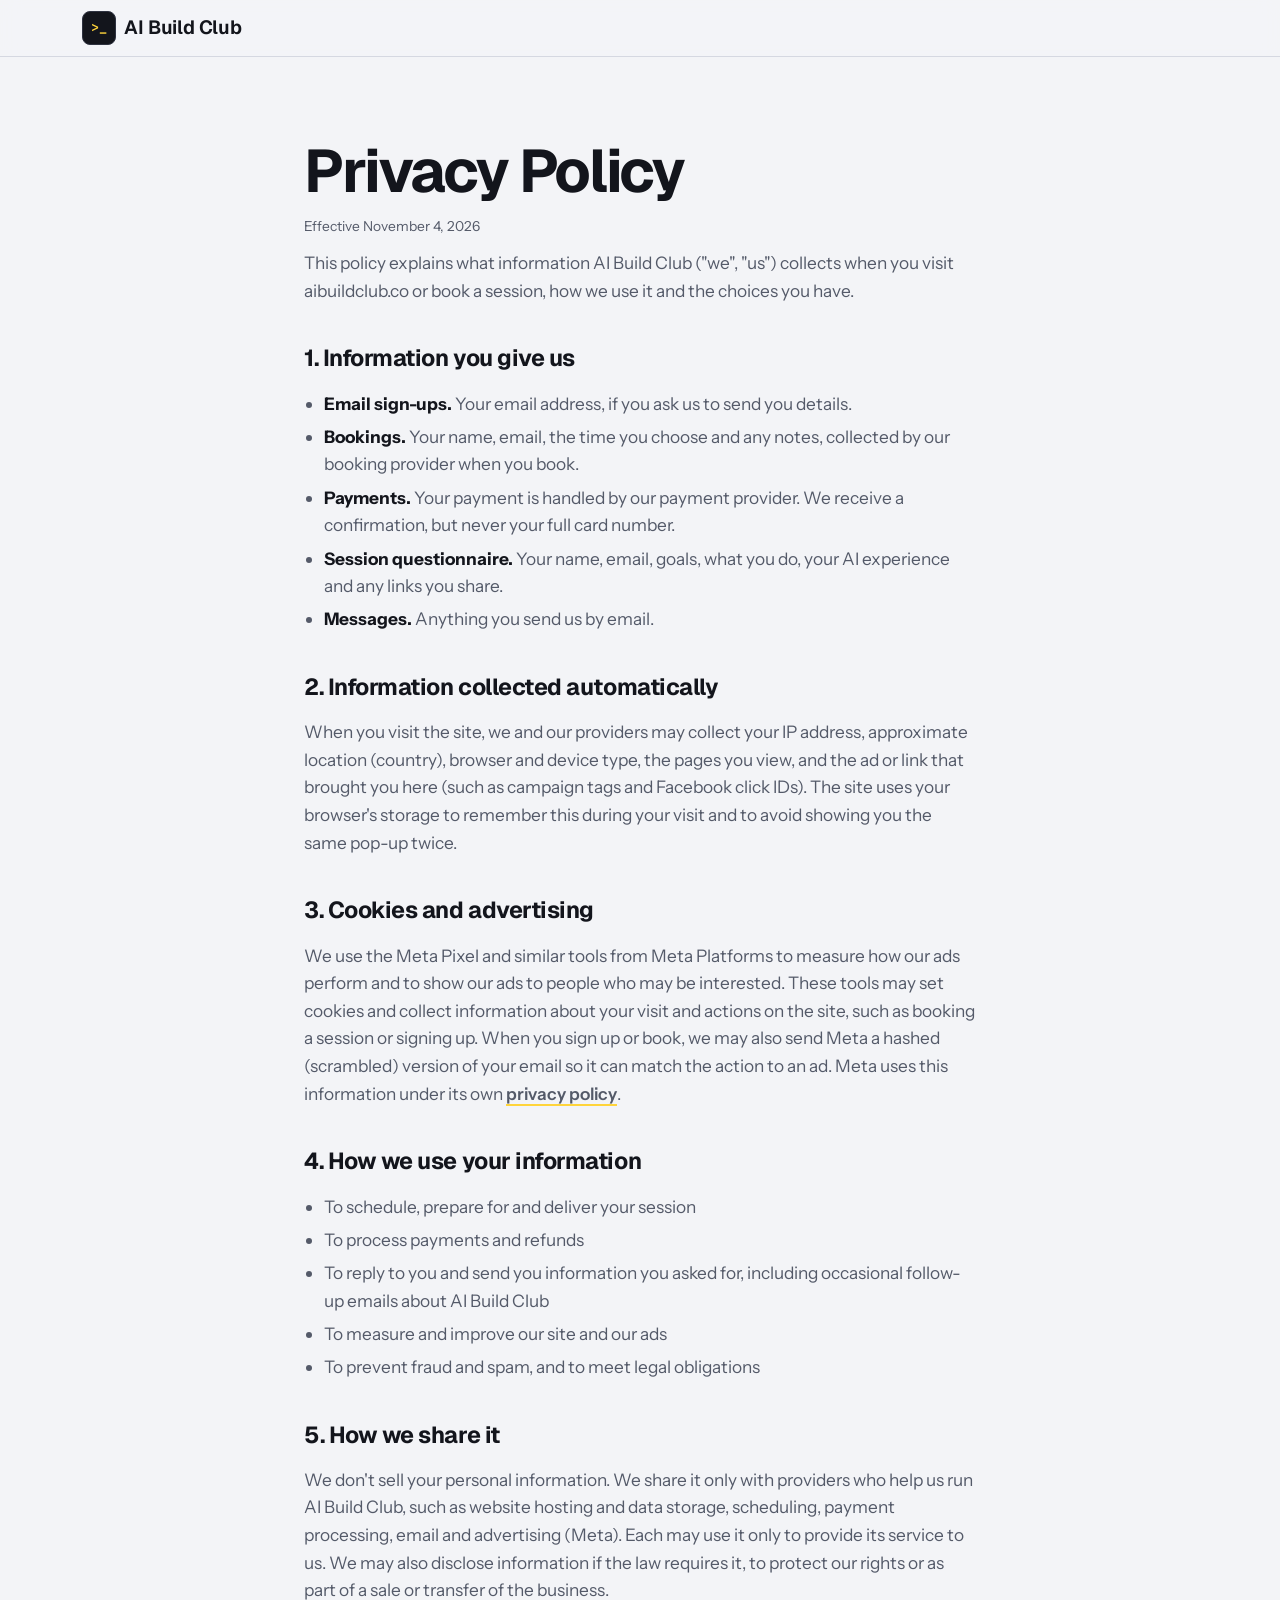
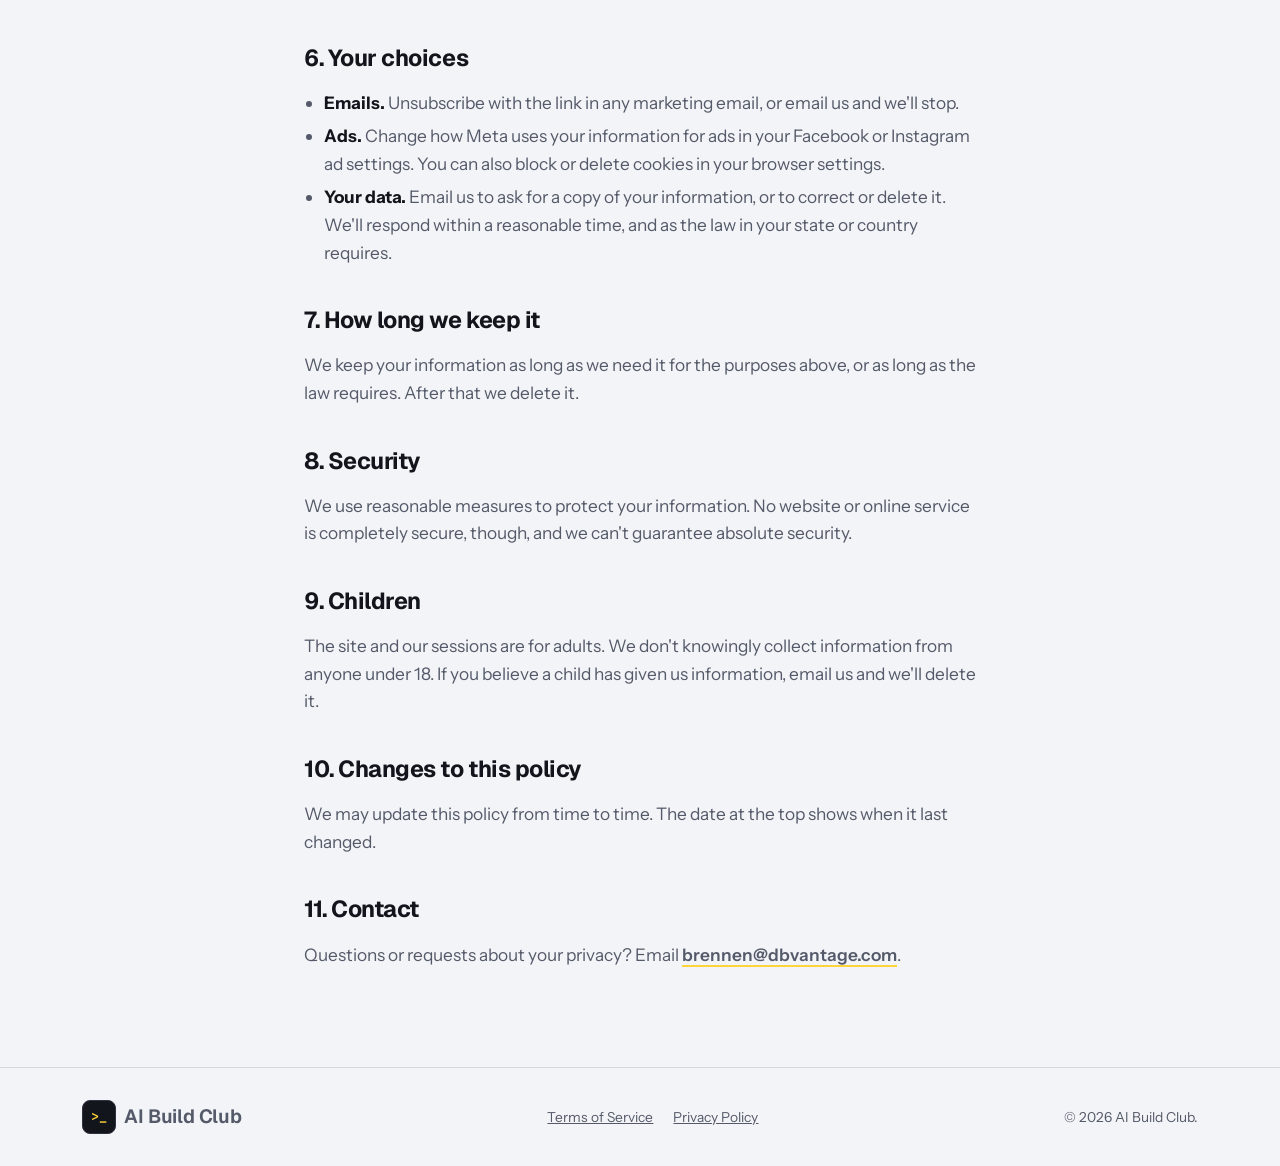
<file: public/privacy.html>
<!doctype html>
<html lang="en">
<head>
<meta charset="utf-8">
<meta name="viewport" content="width=device-width, initial-scale=1, viewport-fit=cover">
<title>Privacy Policy · AI Build Club</title>
<meta name="description" content="How AI Build Club collects, uses and protects your information.">
<link rel="canonical" href="https://aibuildclub.co/privacy">
<meta name="theme-color" content="#F3F4F7" media="(prefers-color-scheme: light)">
<meta name="theme-color" content="#101217" media="(prefers-color-scheme: dark)">
<link rel="preconnect" href="https://fonts.googleapis.com">
<link rel="preconnect" href="https://fonts.gstatic.com" crossorigin>
<link rel="stylesheet" href="https://fonts.googleapis.com/css2?family=Geist:wght@400..800&family=Instrument+Sans:ital,wght@0,400..700;1,400..700&family=JetBrains+Mono:wght@400;500;600&display=swap">
<link rel="stylesheet" href="styles.css">
</head>
<body data-page="privacy">
<a class="skip" href="#main">Skip to content</a>

<header class="bar">
  <div class="wrap bar__inner">
    <a class="mark" href="/" aria-label="AI Build Club home">
      <span class="mark__glyph" aria-hidden="true">&gt;_</span>
      <span class="mark__name">AI Build Club</span>
    </a>
  </div>
</header>

<!-- Generic policy. Keep it in sync with what the site collects (functions/api/*, the Meta Pixel in app.js, booking). -->
<main id="main" class="legal">
  <article class="wrap legal__inner">
    <h1 class="legal__title">Privacy Policy</h1>
    <p class="legal__date">Effective November 4, 2026</p>

    <p>This policy explains what information AI Build Club ("we", "us") collects when you visit aibuildclub.co or book a session, how we use it and the choices you have.</p>

    <h2>1. Information you give us</h2>
    <ul>
      <li><strong>Email sign-ups.</strong> Your email address, if you ask us to send you details.</li>
      <li><strong>Bookings.</strong> Your name, email, the time you choose and any notes, collected by our booking provider when you book.</li>
      <li><strong>Payments.</strong> Your payment is handled by our payment provider. We receive a confirmation, but never your full card number.</li>
      <li><strong>Session questionnaire.</strong> Your name, email, goals, what you do, your AI experience and any links you share.</li>
      <li><strong>Messages.</strong> Anything you send us by email.</li>
    </ul>

    <h2>2. Information collected automatically</h2>
    <p>When you visit the site, we and our providers may collect your IP address, approximate location (country), browser and device type, the pages you view, and the ad or link that brought you here (such as campaign tags and Facebook click IDs). The site uses your browser's storage to remember this during your visit and to avoid showing you the same pop-up twice.</p>

    <h2>3. Cookies and advertising</h2>
    <p>We use the Meta Pixel and similar tools from Meta Platforms to measure how our ads perform and to show our ads to people who may be interested. These tools may set cookies and collect information about your visit and actions on the site, such as booking a session or signing up. When you sign up or book, we may also send Meta a hashed (scrambled) version of your email so it can match the action to an ad. Meta uses this information under its own <a class="link" href="https://www.facebook.com/privacy/policy/" rel="noopener">privacy policy</a>.</p>

    <h2>4. How we use your information</h2>
    <ul>
      <li>To schedule, prepare for and deliver your session</li>
      <li>To process payments and refunds</li>
      <li>To reply to you and send you information you asked for, including occasional follow-up emails about AI Build Club</li>
      <li>To measure and improve our site and our ads</li>
      <li>To prevent fraud and spam, and to meet legal obligations</li>
    </ul>

    <h2>5. How we share it</h2>
    <p>We don't sell your personal information. We share it only with providers who help us run AI Build Club, such as website hosting and data storage, scheduling, payment processing, email and advertising (Meta). Each may use it only to provide its service to us. We may also disclose information if the law requires it, to protect our rights or as part of a sale or transfer of the business.</p>

    <h2>6. Your choices</h2>
    <ul>
      <li><strong>Emails.</strong> Unsubscribe with the link in any marketing email, or email us and we'll stop.</li>
      <li><strong>Ads.</strong> Change how Meta uses your information for ads in your Facebook or Instagram ad settings. You can also block or delete cookies in your browser settings.</li>
      <li><strong>Your data.</strong> Email us to ask for a copy of your information, or to correct or delete it. We'll respond within a reasonable time, and as the law in your state or country requires.</li>
    </ul>

    <h2>7. How long we keep it</h2>
    <p>We keep your information as long as we need it for the purposes above, or as long as the law requires. After that we delete it.</p>

    <h2>8. Security</h2>
    <p>We use reasonable measures to protect your information. No website or online service is completely secure, though, and we can't guarantee absolute security.</p>

    <h2>9. Children</h2>
    <p>The site and our sessions are for adults. We don't knowingly collect information from anyone under 18. If you believe a child has given us information, email us and we'll delete it.</p>

    <h2>10. Changes to this policy</h2>
    <p>We may update this policy from time to time. The date at the top shows when it last changed.</p>

    <h2>11. Contact</h2>
    <p>Questions or requests about your privacy? Email <a class="link" href="mailto:brennen@dbvantage.com">brennen@dbvantage.com</a>.</p>
  </article>
</main>

<footer class="foot">
  <div class="wrap foot__inner">
    <span class="mark" aria-hidden="true">
      <span class="mark__glyph">&gt;_</span>
      <span class="mark__name">AI Build Club</span>
    </span>
    <nav class="foot__links" aria-label="Legal">
      <a href="/terms">Terms of Service</a>
      <a href="/privacy" aria-current="page">Privacy Policy</a>
    </nav>
    <p class="foot__copy">&copy; <span data-year>2026</span> AI Build Club.</p>
  </div>
</footer>

<script src="app.js?v=3"></script>
</body>
</html>
</file>
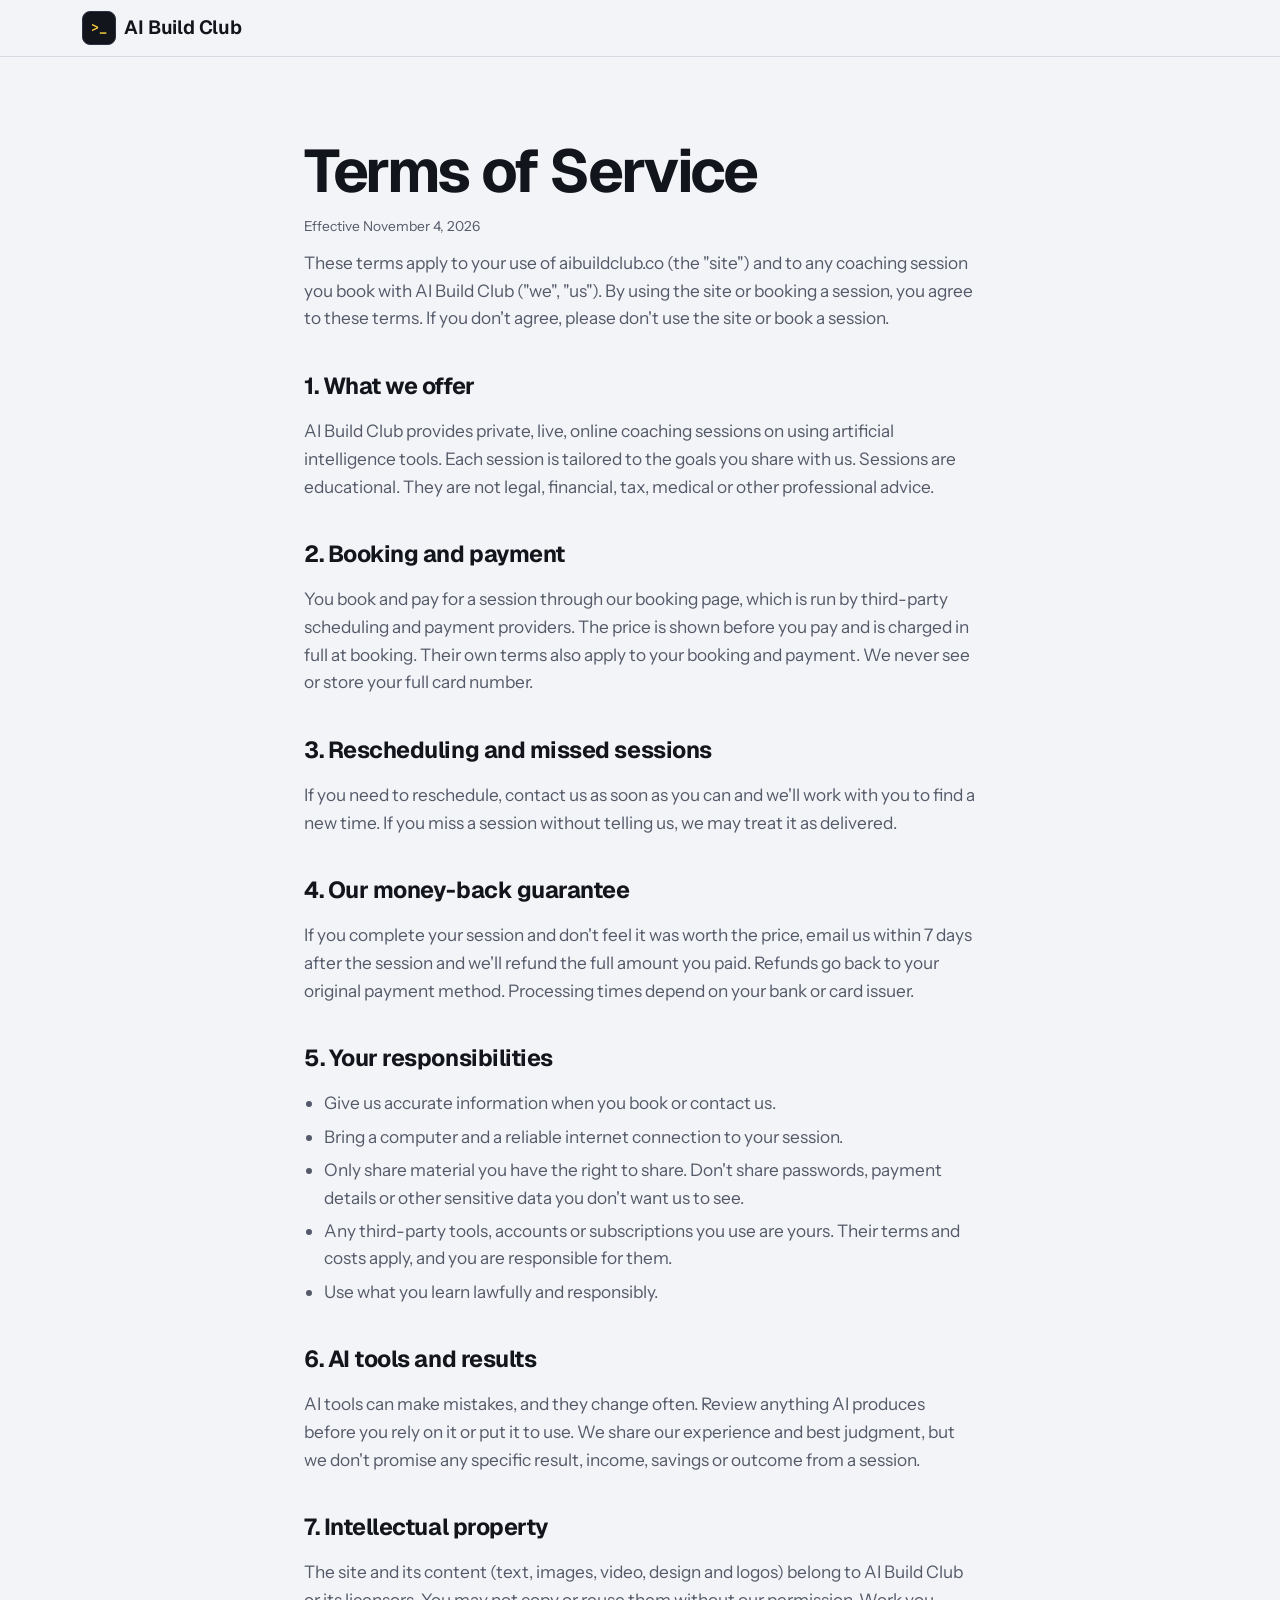
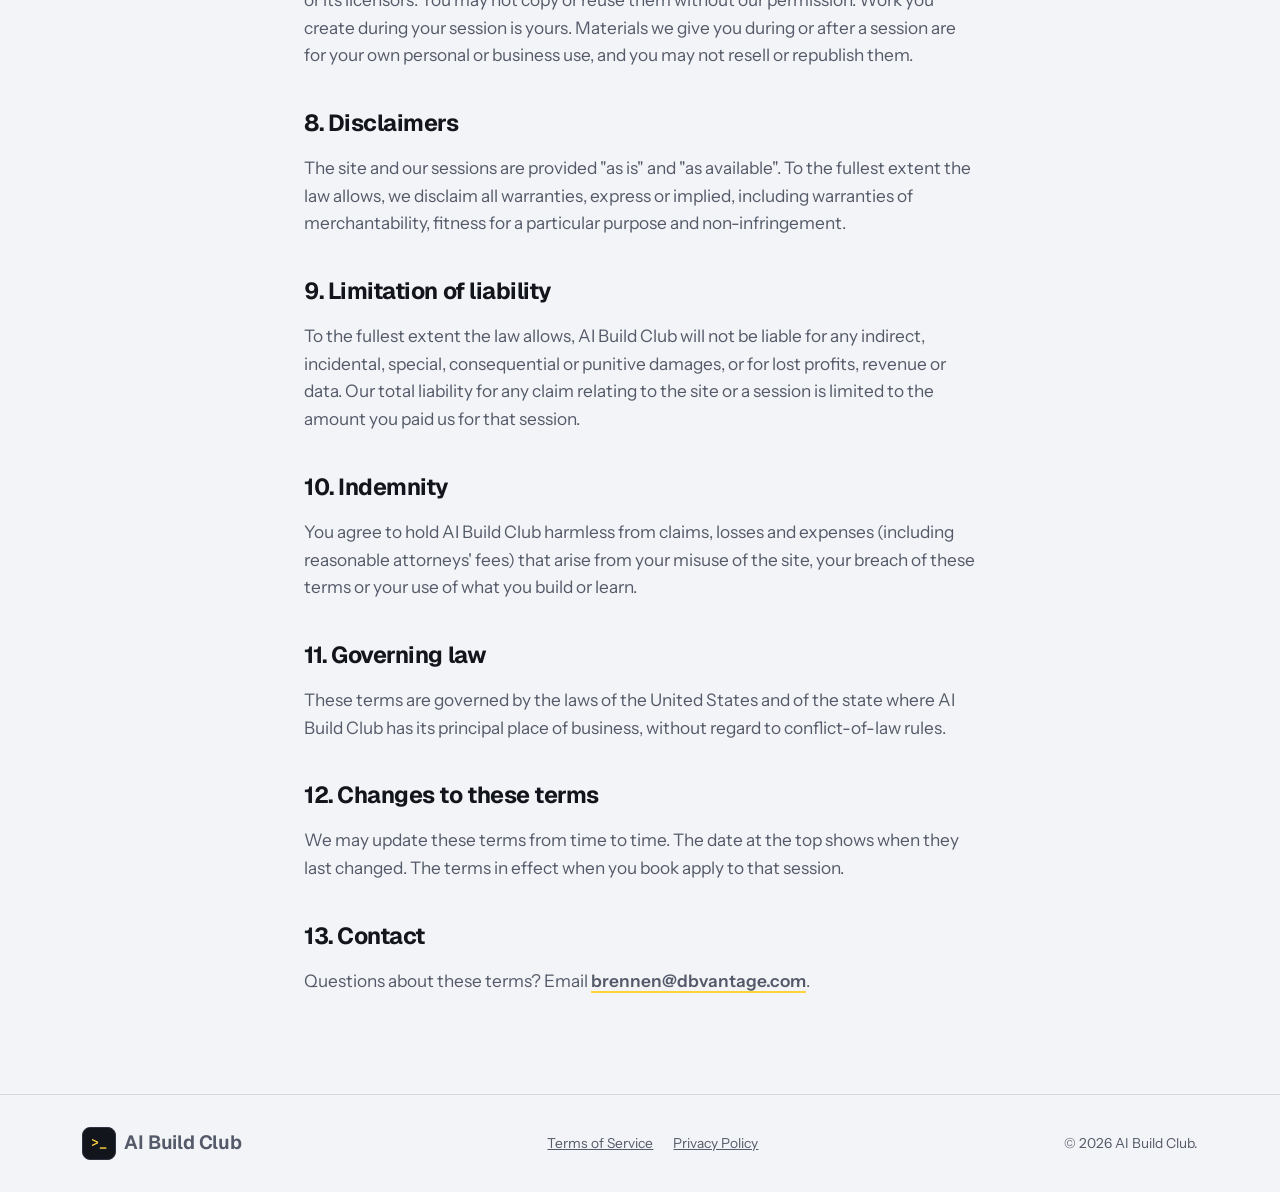
<file: public/terms.html>
<!doctype html>
<html lang="en">
<head>
<meta charset="utf-8">
<meta name="viewport" content="width=device-width, initial-scale=1, viewport-fit=cover">
<title>Terms of Service · AI Build Club</title>
<meta name="description" content="The terms for using aibuildclub.co and booking a private AI coaching session with AI Build Club.">
<link rel="canonical" href="https://aibuildclub.co/terms">
<meta name="theme-color" content="#F3F4F7" media="(prefers-color-scheme: light)">
<meta name="theme-color" content="#101217" media="(prefers-color-scheme: dark)">
<link rel="preconnect" href="https://fonts.googleapis.com">
<link rel="preconnect" href="https://fonts.gstatic.com" crossorigin>
<link rel="stylesheet" href="https://fonts.googleapis.com/css2?family=Geist:wght@400..800&family=Instrument+Sans:ital,wght@0,400..700;1,400..700&family=JetBrains+Mono:wght@400;500;600&display=swap">
<link rel="stylesheet" href="styles.css">
</head>
<body data-page="terms">
<a class="skip" href="#main">Skip to content</a>

<header class="bar">
  <div class="wrap bar__inner">
    <a class="mark" href="/" aria-label="AI Build Club home">
      <span class="mark__glyph" aria-hidden="true">&gt;_</span>
      <span class="mark__name">AI Build Club</span>
    </a>
  </div>
</header>

<!-- Generic terms. Keep the guarantee section in sync with the guarantee on the sales page. -->
<main id="main" class="legal">
  <article class="wrap legal__inner">
    <h1 class="legal__title">Terms of Service</h1>
    <p class="legal__date">Effective November 4, 2026</p>

    <p>These terms apply to your use of aibuildclub.co (the "site") and to any coaching session you book with AI Build Club ("we", "us"). By using the site or booking a session, you agree to these terms. If you don't agree, please don't use the site or book a session.</p>

    <h2>1. What we offer</h2>
    <p>AI Build Club provides private, live, online coaching sessions on using artificial intelligence tools. Each session is tailored to the goals you share with us. Sessions are educational. They are not legal, financial, tax, medical or other professional advice.</p>

    <h2>2. Booking and payment</h2>
    <p>You book and pay for a session through our booking page, which is run by third-party scheduling and payment providers. The price is shown before you pay and is charged in full at booking. Their own terms also apply to your booking and payment. We never see or store your full card number.</p>

    <h2>3. Rescheduling and missed sessions</h2>
    <p>If you need to reschedule, contact us as soon as you can and we'll work with you to find a new time. If you miss a session without telling us, we may treat it as delivered.</p>

    <h2>4. Our money-back guarantee</h2>
    <p>If you complete your session and don't feel it was worth the price, email us within 7 days after the session and we'll refund the full amount you paid. Refunds go back to your original payment method. Processing times depend on your bank or card issuer.</p>

    <h2>5. Your responsibilities</h2>
    <ul>
      <li>Give us accurate information when you book or contact us.</li>
      <li>Bring a computer and a reliable internet connection to your session.</li>
      <li>Only share material you have the right to share. Don't share passwords, payment details or other sensitive data you don't want us to see.</li>
      <li>Any third-party tools, accounts or subscriptions you use are yours. Their terms and costs apply, and you are responsible for them.</li>
      <li>Use what you learn lawfully and responsibly.</li>
    </ul>

    <h2>6. AI tools and results</h2>
    <p>AI tools can make mistakes, and they change often. Review anything AI produces before you rely on it or put it to use. We share our experience and best judgment, but we don't promise any specific result, income, savings or outcome from a session.</p>

    <h2>7. Intellectual property</h2>
    <p>The site and its content (text, images, video, design and logos) belong to AI Build Club or its licensors. You may not copy or reuse them without our permission. Work you create during your session is yours. Materials we give you during or after a session are for your own personal or business use, and you may not resell or republish them.</p>

    <h2>8. Disclaimers</h2>
    <p>The site and our sessions are provided "as is" and "as available". To the fullest extent the law allows, we disclaim all warranties, express or implied, including warranties of merchantability, fitness for a particular purpose and non-infringement.</p>

    <h2>9. Limitation of liability</h2>
    <p>To the fullest extent the law allows, AI Build Club will not be liable for any indirect, incidental, special, consequential or punitive damages, or for lost profits, revenue or data. Our total liability for any claim relating to the site or a session is limited to the amount you paid us for that session.</p>

    <h2>10. Indemnity</h2>
    <p>You agree to hold AI Build Club harmless from claims, losses and expenses (including reasonable attorneys' fees) that arise from your misuse of the site, your breach of these terms or your use of what you build or learn.</p>

    <h2>11. Governing law</h2>
    <p>These terms are governed by the laws of the United States and of the state where AI Build Club has its principal place of business, without regard to conflict-of-law rules.</p>

    <h2>12. Changes to these terms</h2>
    <p>We may update these terms from time to time. The date at the top shows when they last changed. The terms in effect when you book apply to that session.</p>

    <h2>13. Contact</h2>
    <p>Questions about these terms? Email <a class="link" href="mailto:brennen@dbvantage.com">brennen@dbvantage.com</a>.</p>
  </article>
</main>

<footer class="foot">
  <div class="wrap foot__inner">
    <span class="mark" aria-hidden="true">
      <span class="mark__glyph">&gt;_</span>
      <span class="mark__name">AI Build Club</span>
    </span>
    <nav class="foot__links" aria-label="Legal">
      <a href="/terms" aria-current="page">Terms of Service</a>
      <a href="/privacy">Privacy Policy</a>
    </nav>
    <p class="foot__copy">&copy; <span data-year>2026</span> AI Build Club.</p>
  </div>
</footer>

<script src="app.js?v=3"></script>
</body>
</html>
</file>
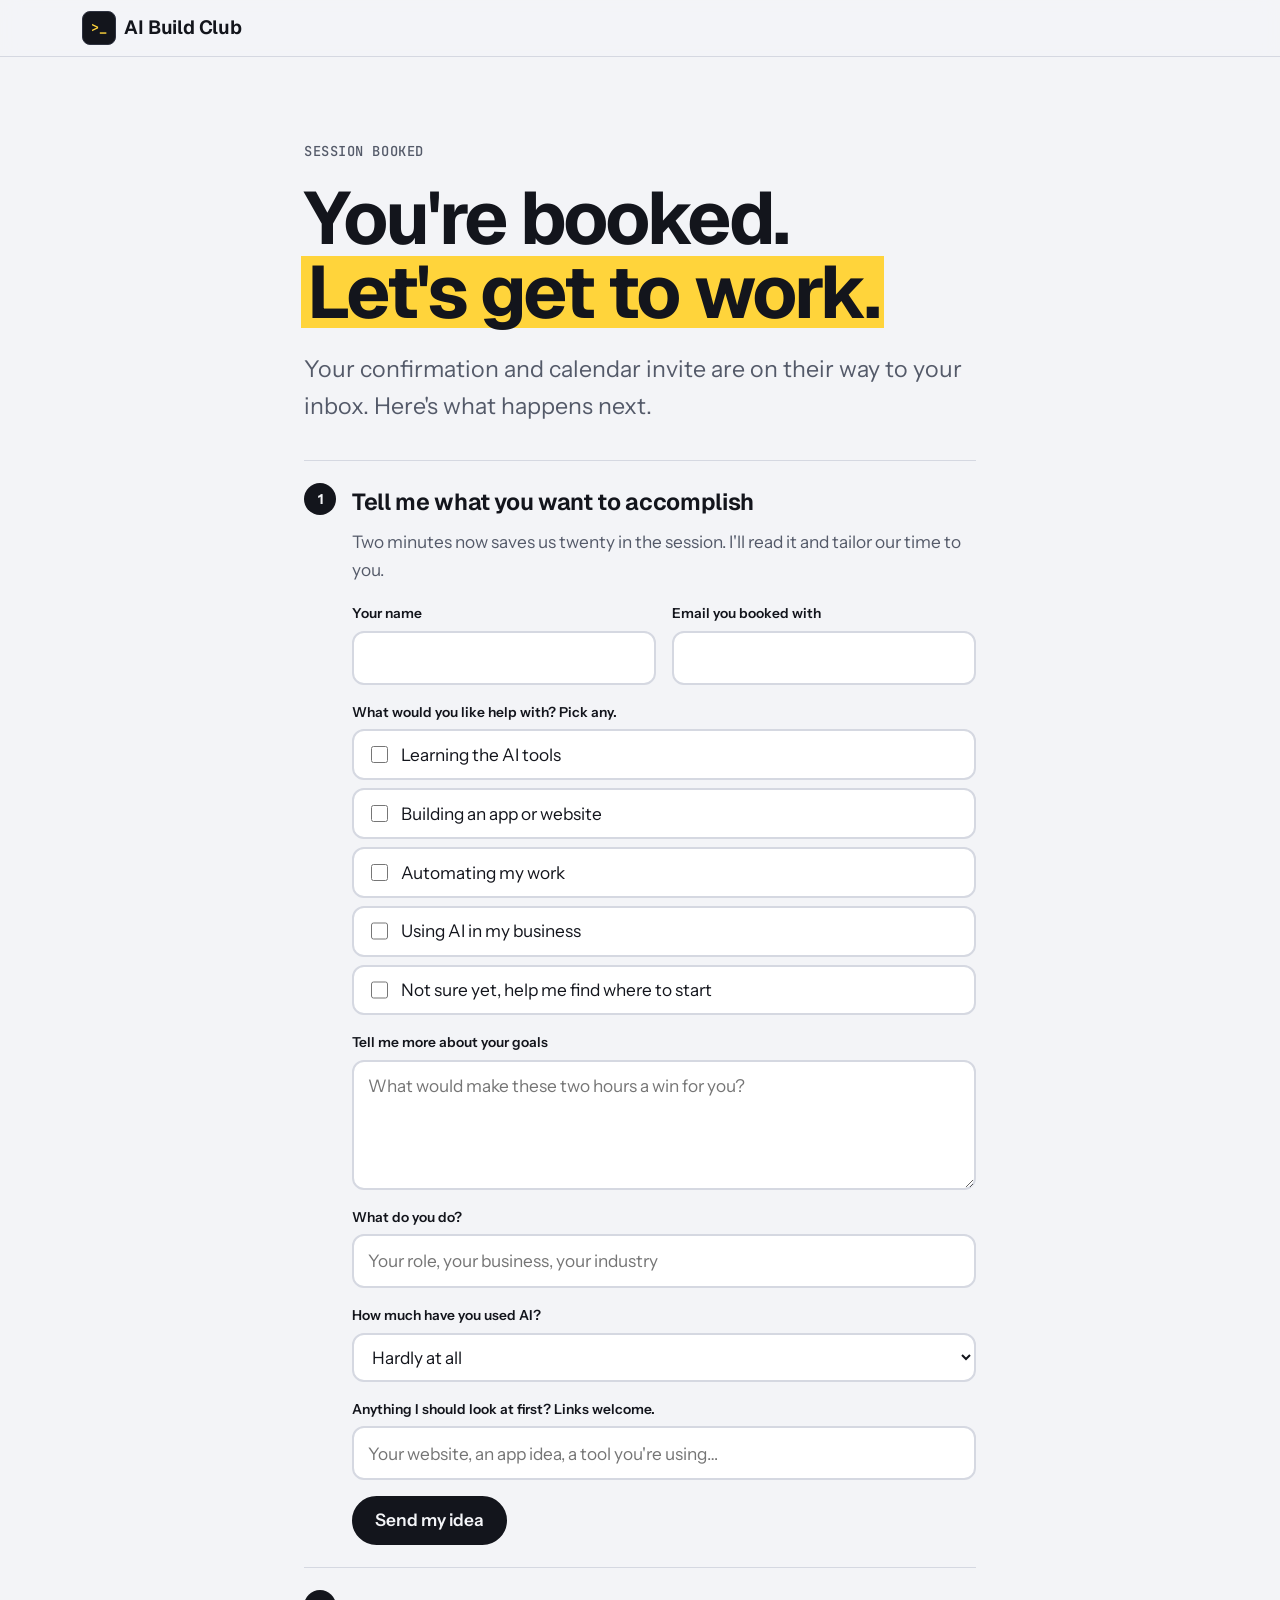
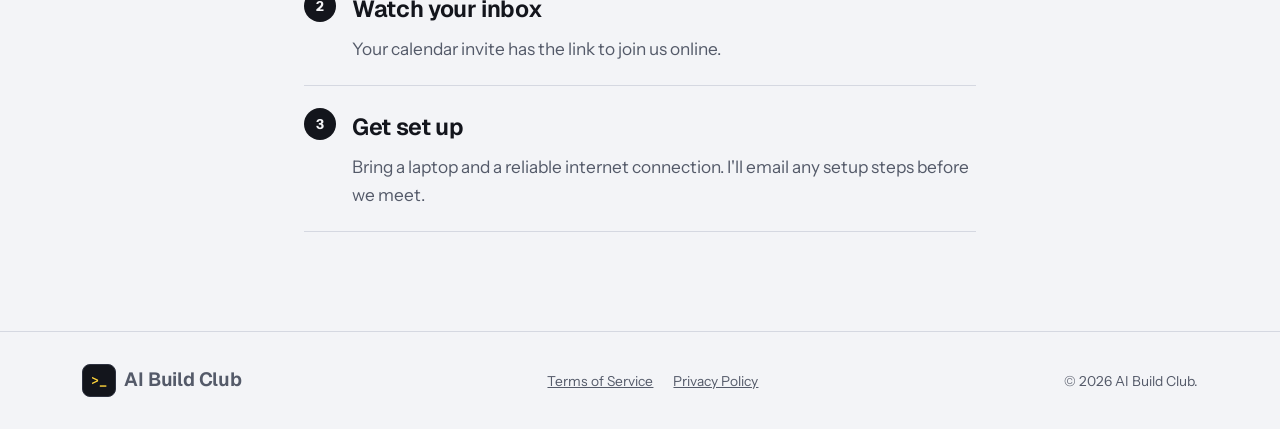
<file: public/thanks.html>
<!doctype html>
<html lang="en">
<head>
<meta charset="utf-8">
<meta name="viewport" content="width=device-width, initial-scale=1, viewport-fit=cover">
<title>You're booked · AI Build Club</title>
<meta name="robots" content="noindex">
<meta name="theme-color" content="#F3F4F7" media="(prefers-color-scheme: light)">
<meta name="theme-color" content="#101217" media="(prefers-color-scheme: dark)">
<link rel="preconnect" href="https://fonts.googleapis.com">
<link rel="preconnect" href="https://fonts.gstatic.com" crossorigin>
<link rel="stylesheet" href="https://fonts.googleapis.com/css2?family=Geist:wght@400..800&family=Instrument+Sans:ital,wght@0,400..700;1,400..700&family=JetBrains+Mono:wght@400;500;600&display=swap">
<link rel="stylesheet" href="styles.css">
</head>
<body data-page="thanks">
<a class="skip" href="#main">Skip to content</a>

<!-- After-booking page. Booking tool redirect: /thanks?booked=1 (its own ids and name/email params are picked up too) -->
<header class="bar">
  <div class="wrap bar__inner">
    <a class="mark" href="/" aria-label="AI Build Club home">
      <span class="mark__glyph" aria-hidden="true">&gt;_</span>
      <span class="mark__name">AI Build Club</span>
    </a>
  </div>
</header>

<main id="main" class="thanks">
  <div class="wrap thanks__inner">
    <p class="eyebrow">Session booked</p>
    <h1 class="thanks__title">You're booked. <mark>Let's get to work.</mark></h1>
    <p class="thanks__lede">Your confirmation and calendar invite are on their way to your inbox. Here's what happens next.</p>

    <ol class="steps">
      <li class="step">
        <h2>Tell me what you want to accomplish</h2>
        <p>Two minutes now saves us twenty in the session. I'll read it and tailor our time to you.</p>
        <form class="intake" data-intake-form novalidate>
          <div class="intake__row">
            <label class="intake__field">
              <span>Your name</span>
              <input class="intake__input" type="text" name="name" autocomplete="name">
            </label>
            <label class="intake__field">
              <span>Email you booked with</span>
              <input class="intake__input" type="email" name="email" autocomplete="email" required>
            </label>
          </div>
          <fieldset class="intake__field intake__topics">
            <legend>What would you like help with? Pick any.</legend>
            <label><input type="checkbox" name="topics" value="tools"> Learning the AI tools</label>
            <label><input type="checkbox" name="topics" value="build"> Building an app or website</label>
            <label><input type="checkbox" name="topics" value="automate"> Automating my work</label>
            <label><input type="checkbox" name="topics" value="business"> Using AI in my business</label>
            <label><input type="checkbox" name="topics" value="strategy"> Not sure yet, help me find where to start</label>
          </fieldset>
          <label class="intake__field">
            <span>Tell me more about your goals</span>
            <textarea class="intake__input" name="goals" rows="4" required placeholder="What would make these two hours a win for you?"></textarea>
          </label>
          <label class="intake__field">
            <span>What do you do?</span>
            <input class="intake__input" type="text" name="work" placeholder="Your role, your business, your industry">
          </label>
          <label class="intake__field">
            <span>How much have you used AI?</span>
            <select class="intake__input" name="experience">
              <option value="never">Hardly at all</option>
              <option value="a-little">A little, like ChatGPT now and then</option>
              <option value="regularly">Regularly</option>
            </select>
          </label>
          <label class="intake__field">
            <span>Anything I should look at first? Links welcome.</span>
            <input class="intake__input" type="text" name="links" placeholder="Your website, an app idea, a tool you're using…">
          </label>
          <input class="lead__trap" type="text" name="company" tabindex="-1" autocomplete="off" aria-hidden="true">
          <div class="intake__actions">
            <button class="btn" type="submit">Send my idea</button>
            <p class="lead__msg" role="status" aria-live="polite"></p>
          </div>
        </form>
      </li>
      <li class="step">
        <h2>Watch your inbox</h2>
        <p>Your calendar invite has the link to join us online.</p>
      </li>
      <li class="step">
        <h2>Get set up</h2>
        <!-- TODO: confirm which tools or plans clients need before the session. -->
        <p>Bring a laptop and a reliable internet connection. I'll email any setup steps before we meet.</p>
      </li>
    </ol>
  </div>
</main>

<footer class="foot">
  <div class="wrap foot__inner">
    <span class="mark" aria-hidden="true">
      <span class="mark__glyph">&gt;_</span>
      <span class="mark__name">AI Build Club</span>
    </span>
    <nav class="foot__links" aria-label="Legal">
      <a href="/terms">Terms of Service</a>
      <a href="/privacy">Privacy Policy</a>
    </nav>
    <p class="foot__copy">&copy; <span data-year>2026</span> AI Build Club.</p>
  </div>
</footer>

<script src="app.js?v=3"></script>
</body>
</html>
</file>
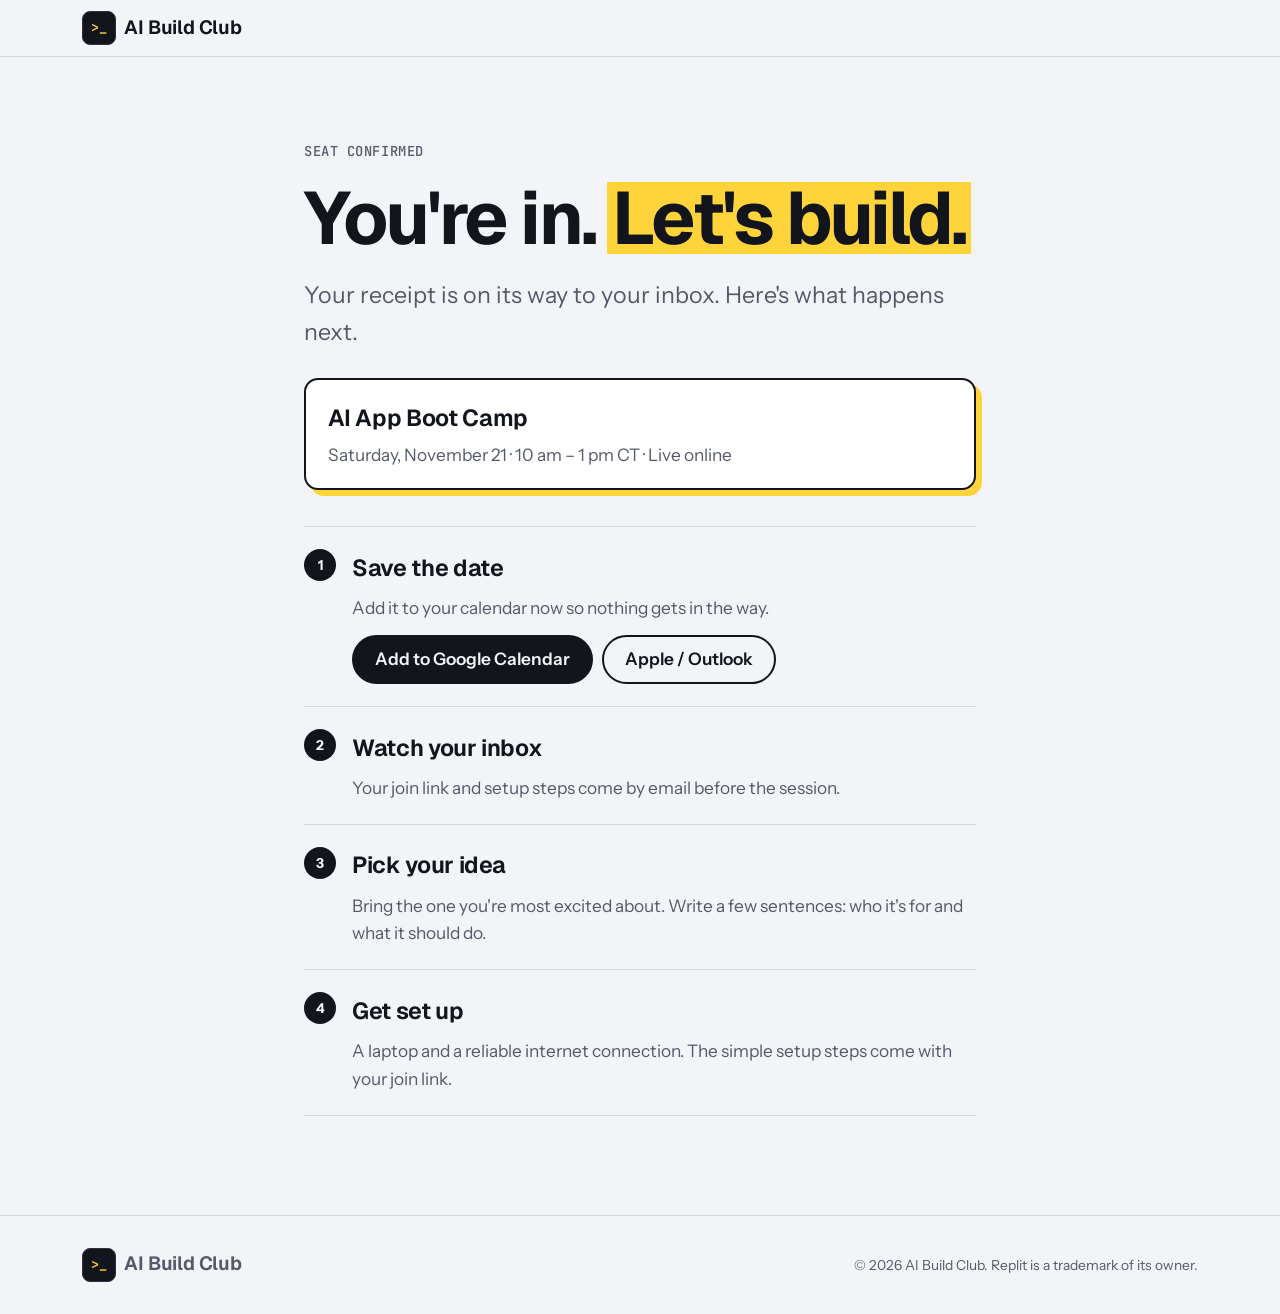
<file: archive/group-bootcamp/thanks.html>
<!doctype html>
<html lang="en">
<head>
<meta charset="utf-8">
<meta name="viewport" content="width=device-width, initial-scale=1, viewport-fit=cover">
<title>You're in · AI App Boot Camp</title>
<meta name="robots" content="noindex">
<meta name="theme-color" content="#F3F4F7" media="(prefers-color-scheme: light)">
<meta name="theme-color" content="#101217" media="(prefers-color-scheme: dark)">
<link rel="preconnect" href="https://fonts.googleapis.com">
<link rel="preconnect" href="https://fonts.gstatic.com" crossorigin>
<link rel="stylesheet" href="https://fonts.googleapis.com/css2?family=Geist:wght@400..800&family=Instrument+Sans:ital,wght@0,400..700;1,400..700&family=JetBrains+Mono:wght@400;500;600&display=swap">
<link rel="stylesheet" href="styles.css">
</head>
<body data-page="thanks">
<a class="skip" href="#main">Skip to content</a>

<!-- Stripe confirmation page. Payment Link "after payment" URL: /thanks?session_id={CHECKOUT_SESSION_ID} -->
<header class="bar">
  <div class="wrap bar__inner">
    <a class="mark" href="/" aria-label="AI Build Club home">
      <span class="mark__glyph" aria-hidden="true">&gt;_</span>
      <span class="mark__name">AI Build Club</span>
    </a>
  </div>
</header>

<main id="main" class="thanks">
  <div class="wrap thanks__inner">
    <p class="eyebrow">Seat confirmed</p>
    <h1 class="thanks__title">You're in. <mark>Let's build.</mark></h1>
    <p class="thanks__lede">Your receipt is on its way to your inbox. Here's what happens next.</p>

    <div class="thanks__event">
      <p class="plan__step">AI App Boot Camp</p>
      <p class="thanks__when"><span data-event="date">Saturday, November 21</span> &middot; <span data-event="time">10 am &ndash; 1 pm CT</span> &middot; Live online</p>
    </div>

    <ol class="steps">
      <li class="step">
        <h2>Save the date</h2>
        <p>Add it to your calendar now so nothing gets in the way.</p>
        <div class="step__actions">
          <a class="btn" data-cal="google" href="#" target="_blank" rel="noopener">Add to Google Calendar</a>
          <a class="btn btn--ghost" data-cal="ics" href="#">Apple / Outlook</a>
        </div>
      </li>
      <li class="step">
        <h2>Watch your inbox</h2>
        <!-- TODO: confirm how and when the join link is sent. -->
        <p>Your join link and setup steps come by email before the session.</p>
      </li>
      <li class="step">
        <h2>Pick your idea</h2>
        <p>Bring the one you're most excited about. Write a few sentences: who it's for and what it should do.</p>
      </li>
      <li class="step">
        <h2>Get set up</h2>
        <!-- TODO: confirm which Replit plan attendees need. -->
        <p>A laptop and a reliable internet connection. The simple setup steps come with your join link.</p>
      </li>
    </ol>
  </div>
</main>

<footer class="foot">
  <div class="wrap foot__inner">
    <span class="mark" aria-hidden="true">
      <span class="mark__glyph">&gt;_</span>
      <span class="mark__name">AI Build Club</span>
    </span>
    <p class="foot__copy">&copy; <span data-year>2026</span> AI Build Club. Replit is a trademark of its owner.</p>
  </div>
</footer>

<script src="app.js"></script>
</body>
</html>
</file>
<file: styles.css>
:root {
  --bg: #f6f5f1;
  --bg-2: #efede6;
  --surface: #ffffff;
  --border: #e4e1d8;
  --text: #1d1c19;
  --text-2: #5f5b51;
  --text-3: #8f8a7e;
  --accent: #3b5bdb;
  --accent-ink: #ffffff;
  --accent-soft: #e7ecfd;
  --good: #2f9e44;
  --bad: #e03131;
  --warn: #e8590c;
  --info: #1c7ed6;
  --done: #7048e8;
  --shadow-lg: 0 30px 80px -20px rgba(40, 36, 20, .25), 0 10px 30px -10px rgba(40, 36, 20, .12);
  --radius: 16px;
  --sans: "Geist", ui-sans-serif, system-ui, -apple-system, "Segoe UI", Roboto, sans-serif;
  --serif: "Instrument Serif", ui-serif, Georgia, serif;
  --mono: ui-monospace, SFMono-Regular, Menlo, monospace;
  color-scheme: light;
}
@media (prefers-color-scheme: dark) {
  :root {
    --bg: #121211;
    --bg-2: #181816;
    --surface: #1d1d1b;
    --border: #2e2d2a;
    --text: #ecebe6;
    --text-2: #aeab9f;
    --text-3: #7a776d;
    --accent: #7c95ff;
    --accent-ink: #0f1330;
    --accent-soft: #23294a;
    --good: #51cf66;
    --bad: #ff6b6b;
    --warn: #ff922b;
    --info: #4dabf7;
    --done: #9775fa;
    --shadow-lg: 0 30px 80px -20px rgba(0, 0, 0, .7);
    color-scheme: dark;
  }
}

* { box-sizing: border-box; }
html { scroll-behavior: smooth; scroll-padding-top: 72px; }
body {
  margin: 0;
  background: var(--bg);
  color: var(--text);
  font: 17px/1.55 var(--sans);
  -webkit-font-smoothing: antialiased;
  overflow-x: hidden;
}
img { max-width: 100%; height: auto; display: block; }
a { color: inherit; }
code { font: .88em var(--mono); background: var(--bg-2); border: 1px solid var(--border); border-radius: 5px; padding: 0 5px; }
.sr-only { position: absolute; width: 1px; height: 1px; overflow: hidden; clip: rect(0 0 0 0); white-space: nowrap; }
.container { max-width: 1160px; margin: 0 auto; padding: 0 24px; }

h1, h2, h3 { margin: 0; letter-spacing: -.025em; line-height: 1.08; }
h1 { font-size: clamp(44px, 7.4vw, 88px); font-weight: 650; }
h2 { font-size: clamp(32px, 4.6vw, 52px); font-weight: 650; }
h3 { font-size: 19px; font-weight: 600; letter-spacing: -.01em; }
h1 em, h2 em { font-family: var(--serif); font-style: italic; font-weight: 400; letter-spacing: -.01em; }

/* ---------- Buttons ---------- */
.btn {
  display: inline-flex;
  align-items: center;
  gap: 9px;
  background: var(--text);
  color: var(--bg);
  font-weight: 600;
  font-size: 16px;
  text-decoration: none;
  padding: 13px 22px;
  border-radius: 12px;
  border: 1px solid var(--text);
  transition: transform .15s, box-shadow .15s;
}
.btn:hover { transform: translateY(-1px); box-shadow: 0 8px 20px -8px rgba(0, 0, 0, .35); }
.btn-ghost { background: transparent; color: var(--text); border-color: var(--border); }
.btn-ghost:hover { border-color: var(--text-3); box-shadow: none; }
.btn-small { font-size: 14px; padding: 8px 14px; border-radius: 10px; }

/* ---------- Nav ---------- */
.nav {
  position: sticky;
  top: 0;
  z-index: 20;
  background: color-mix(in srgb, var(--bg) 82%, transparent);
  backdrop-filter: saturate(1.4) blur(12px);
  -webkit-backdrop-filter: saturate(1.4) blur(12px);
  border-bottom: 1px solid color-mix(in srgb, var(--border) 70%, transparent);
}
.nav-inner { display: flex; align-items: center; gap: 24px; height: 60px; }
.brand { display: inline-flex; align-items: center; gap: 9px; font-weight: 700; font-size: 18px; text-decoration: none; letter-spacing: -.02em; }
.brand img { border-radius: 6px; }
.brand.small { font-size: 15px; gap: 7px; }
.nav-links { display: flex; gap: 22px; margin-left: auto; }
.nav-links a { color: var(--text-2); text-decoration: none; font-size: 15px; }
.nav-links a:hover { color: var(--text); }

/* ---------- Hero ---------- */
.hero { padding: 88px 0 40px; position: relative; }
.hero::before {
  content: "";
  position: absolute;
  inset: -60px 0 auto;
  height: 700px;
  background:
    radial-gradient(600px 300px at 20% 10%, color-mix(in srgb, var(--accent) 14%, transparent), transparent 70%),
    radial-gradient(500px 260px at 85% 0%, color-mix(in srgb, var(--done) 12%, transparent), transparent 70%);
  pointer-events: none;
  z-index: -1;
}
.hero-copy { text-align: center; max-width: 900px; }
.eyebrow {
  display: inline-flex;
  align-items: center;
  gap: 8px;
  margin: 0 0 22px;
  font-size: 14px;
  color: var(--text-2);
  background: var(--surface);
  border: 1px solid var(--border);
  padding: 5px 12px 5px 10px;
  border-radius: 999px;
}
.live-dot { width: 8px; height: 8px; border-radius: 50%; background: var(--info); animation: pulse 1.8s ease-out infinite; }
@keyframes pulse {
  0% { box-shadow: 0 0 0 0 color-mix(in srgb, var(--info) 55%, transparent); }
  100% { box-shadow: 0 0 0 8px transparent; }
}
.lede { font-size: clamp(18px, 2.2vw, 21px); color: var(--text-2); max-width: 680px; margin: 26px auto 34px; }
.cta-row { display: flex; gap: 12px; justify-content: center; flex-wrap: wrap; }
.fineprint { margin: 16px 0 0; font-size: 14px; color: var(--text-3); }

.browser {
  position: relative;
  margin: 64px auto 0;
  max-width: 1120px;
  border-radius: 14px;
  background: var(--surface);
  border: 1px solid var(--border);
  box-shadow: var(--shadow-lg);
  overflow: visible;
}
.browser > picture img { border-radius: 0 0 13px 13px; }
.browser-bar {
  display: flex;
  align-items: center;
  gap: 14px;
  height: 42px;
  padding: 0 14px;
  border-bottom: 1px solid var(--border);
  background: var(--bg-2);
  border-radius: 13px 13px 0 0;
}
.dots { display: flex; gap: 7px; }
.dots i { width: 11px; height: 11px; border-radius: 50%; background: var(--border); }
.tab {
  display: inline-flex; align-items: center; gap: 8px;
  font-size: 12.5px; color: var(--text-2);
  background: var(--surface);
  border: 1px solid var(--border); border-bottom: 0;
  padding: 0 14px; height: 32px; margin-top: 10px;
  border-radius: 9px 9px 0 0;
}
.tab img { width: 14px; height: 14px; border-radius: 3px; }
.toolbar-icon { margin-left: auto; position: relative; }
.toolbar-icon img { width: 18px; height: 18px; border-radius: 4px; }
.toolbar-icon b {
  position: absolute; right: -9px; bottom: -6px;
  background: #e5484d; color: #fff;
  font-size: 9.5px; font-weight: 700; line-height: 14px;
  min-width: 14px; text-align: center; border-radius: 4px; padding: 0 3px;
}
.toast-card {
  position: absolute;
  right: -28px;
  top: 58px;
  display: flex;
  gap: 12px;
  align-items: flex-start;
  width: 330px;
  padding: 14px 16px;
  background: var(--surface);
  border: 1px solid var(--border);
  border-radius: 14px;
  box-shadow: var(--shadow-lg);
  animation: toast-in 0.8s cubic-bezier(.2, .9, .3, 1.2) 1.2s both;
}
.toast-card img { width: 28px; height: 28px; border-radius: 7px; flex: none; }
.toast-card b { display: block; font-size: 14px; }
.toast-card span { display: block; font-size: 13.5px; color: var(--text-2); margin-top: 2px; }
@keyframes toast-in { from { opacity: 0; transform: translateY(-14px) scale(.96); } to { opacity: 1; transform: none; } }

/* ---------- Works with ---------- */
.works-with { padding: 56px 0 16px; }
.works-with .container { display: flex; flex-wrap: wrap; align-items: center; justify-content: center; gap: 10px 22px; }
.works-with p { margin: 0; font-size: 14px; color: var(--text-3); }
.works-with ul { list-style: none; margin: 0; padding: 0; display: flex; flex-wrap: wrap; justify-content: center; gap: 8px; }
.works-with li {
  font-size: 14px; font-weight: 550; color: var(--text-2);
  border: 1px solid var(--border); border-radius: 999px; padding: 5px 13px;
  background: var(--surface);
}

/* ---------- Sections ---------- */
.section { padding: 110px 0 0; }
.kicker { margin: 0 0 14px; font-size: 13px; font-weight: 600; letter-spacing: .08em; text-transform: uppercase; color: var(--accent); }
.section-lede { color: var(--text-2); font-size: 18px; max-width: 620px; margin: 18px 0 0; }

.steps { display: grid; grid-template-columns: repeat(3, minmax(0, 1fr)); gap: 18px; margin-top: 44px; }
.step { background: var(--surface); border: 1px solid var(--border); border-radius: var(--radius); padding: 28px 26px; }
.step-n {
  display: inline-grid; place-items: center;
  width: 32px; height: 32px; border-radius: 9px;
  background: var(--accent-soft); color: var(--accent);
  font-weight: 700; font-size: 15px; margin-bottom: 18px;
}
.step p { color: var(--text-2); margin: 10px 0 0; font-size: 16px; }

/* ---------- Demo ---------- */
.demo-grid { display: grid; grid-template-columns: minmax(0, 1fr) minmax(0, 1.05fr); gap: 56px; align-items: center; }
.examples { display: flex; flex-wrap: wrap; gap: 8px; margin-top: 26px; }
.examples button {
  font: inherit; font-size: 14px; color: var(--text-2);
  background: var(--surface); border: 1px solid var(--border);
  border-radius: 999px; padding: 6px 13px; cursor: pointer;
  transition: border-color .15s, color .15s;
}
.examples button:hover, .examples button[aria-pressed="true"] { color: var(--text); border-color: var(--accent); }
.demo-card {
  background: var(--surface);
  border: 1px solid var(--border);
  border-radius: 20px;
  padding: 22px;
  box-shadow: var(--shadow-lg);
  min-height: 330px;
}
.demo-input {
  display: flex; align-items: center; gap: 10px;
  border: 1px solid var(--border); border-radius: 11px;
  background: var(--bg-2); padding: 0 12px;
  transition: border-color .15s, background .15s;
}
.demo-input:focus-within { border-color: var(--accent); background: var(--surface); }
.demo-input .plus { color: var(--text-3); font-size: 19px; }
.demo-input input { flex: 1; min-width: 0; border: 0; outline: 0; background: transparent; font: inherit; font-size: 16px; color: var(--text); padding: 13px 0; }
.chip {
  flex: none; font-size: 12.5px; font-weight: 600; color: var(--accent);
  background: var(--accent-soft); border-radius: 999px; padding: 3px 10px; white-space: nowrap;
}
.demo-result { margin-top: 18px; }
.demo-empty { color: var(--text-3); margin: 40px 0; text-align: center; }
.route-card { animation: rise .35s ease both; }
@keyframes rise { from { opacity: 0; transform: translateY(6px); } to { opacity: 1; transform: none; } }
.route-agent { display: flex; align-items: center; gap: 12px; }
.route-agent .avatar { width: 40px; height: 40px; font-size: 17px; border-radius: 11px; }
.route-agent b { font-size: 18px; display: block; }
.route-agent span { color: var(--text-3); font-size: 14px; }
.route-why { margin: 14px 0 0; font-size: 15px; color: var(--text-2); }
.route-why strong { color: var(--text); font-weight: 600; }
.timeline { list-style: none; padding: 0; margin: 20px 0 0; display: grid; gap: 2px; }
.timeline li {
  display: flex; align-items: center; gap: 10px;
  font-size: 14.5px; color: var(--text-3);
  padding: 7px 10px; border-radius: 9px;
  transition: color .3s, background .3s;
}
.timeline li::before { content: ""; width: 9px; height: 9px; border-radius: 50%; background: var(--border); flex: none; transition: background .3s; }
.timeline li.on { color: var(--text); }
.timeline li.on::before { background: var(--tone, var(--info)); }
.timeline li.now { background: var(--bg-2); }
.timeline li.now::before { animation: pulse 1.6s ease-out infinite; }
.timeline small { margin-left: auto; color: var(--text-3); font-size: 12.5px; }

/* ---------- Agents ---------- */
.agent-grid { display: grid; grid-template-columns: repeat(2, minmax(0, 1fr)); gap: 18px; margin-top: 44px; }
.agent-card { background: var(--surface); border: 1px solid var(--border); border-radius: var(--radius); padding: 26px; display: flex; flex-direction: column; }
.agent-card p { color: var(--text-2); font-size: 16px; margin: 14px 0 20px; }
.agent-head { display: flex; align-items: center; gap: 12px; }
.avatar {
  display: grid; place-items: center; flex: none;
  width: 36px; height: 36px; border-radius: 10px;
  background: var(--accent-soft); color: var(--accent);
  font-weight: 700;
}
.avatar.me { background: var(--bg-2); color: var(--text-2); }
.method { font-size: 13.5px; color: var(--text-3); }
.mini-flow { margin-top: auto; display: flex; align-items: center; flex-wrap: wrap; gap: 8px; font-size: 13px; }
.mini-flow span { border: 1px solid var(--border); border-radius: 7px; padding: 3px 9px; color: var(--text-2); background: var(--bg); }
.mini-flow span.ok { color: var(--good); border-color: color-mix(in srgb, var(--good) 35%, var(--border)); }
.mini-flow span.warn { color: var(--warn); border-color: color-mix(in srgb, var(--warn) 35%, var(--border)); }
.mini-flow i { width: 14px; height: 1px; background: var(--text-3); }

/* ---------- Lifecycle ---------- */
.lifecycle { list-style: none; padding: 0; margin: 44px 0 0; display: grid; grid-template-columns: repeat(4, minmax(0, 1fr)); gap: 0; border: 1px solid var(--border); border-radius: var(--radius); overflow: hidden; background: var(--surface); }
.lc { padding: 26px 22px; position: relative; }
.lc + .lc { border-left: 1px solid var(--border); }
.lc h3 { font-size: 17px; margin: 14px 0 8px; }
.lc p { margin: 0; color: var(--text-2); font-size: 15px; }
.lc-dot { display: block; width: 11px; height: 11px; border-radius: 50%; background: var(--tone); }
.lc-queued { --tone: var(--text-3); }
.lc-working { --tone: var(--info); }
.lc-working .lc-dot { animation: pulse 1.8s ease-out infinite; }
.lc-needs { --tone: var(--bad); }
.lc-done { --tone: var(--done); }

.split { display: grid; grid-template-columns: minmax(0, .9fr) minmax(0, 1.1fr); gap: 56px; align-items: center; margin-top: 64px; }
.split-img img { border-radius: var(--radius); border: 1px solid var(--border); box-shadow: var(--shadow-lg); max-height: 620px; width: auto; margin: 0 auto; }
.split-copy h3 { font-size: 28px; letter-spacing: -.02em; }
.checks { list-style: none; padding: 0; margin: 22px 0 0; display: grid; gap: 14px; }
.checks li { position: relative; padding-left: 30px; color: var(--text-2); }
.checks li b { color: var(--text); font-weight: 600; }
.checks li::before {
  content: ""; position: absolute; left: 0; top: 4px;
  width: 18px; height: 18px; border-radius: 50%;
  background: var(--accent-soft) url("data:image/svg+xml,%3Csvg xmlns='http://www.w3.org/2000/svg' viewBox='0 0 24 24'%3E%3Cpath d='M6 12.5l4 4L18 8' fill='none' stroke='%233b5bdb' stroke-width='3' stroke-linecap='round' stroke-linejoin='round'/%3E%3C/svg%3E") center / 12px no-repeat;
}

/* ---------- Privacy ---------- */
.privacy-inner {
  display: grid; grid-template-columns: minmax(0, 1fr) minmax(0, 1fr); gap: 56px;
  background: var(--text); color: var(--bg);
  border-radius: 24px; padding: 64px 56px;
  max-width: 1112px;
}
.privacy .kicker { color: color-mix(in srgb, var(--accent) 60%, var(--bg)); }
.privacy h2 { font-size: clamp(28px, 3.6vw, 42px); }
.privacy-list { list-style: none; padding: 0; margin: 0; display: grid; gap: 22px; }
.privacy-list li { color: color-mix(in srgb, var(--bg) 72%, var(--text)); }
.privacy-list b { color: var(--bg); display: block; margin-bottom: 3px; }

/* ---------- Install ---------- */
.install { display: grid; grid-template-columns: minmax(0, .9fr) minmax(0, 1.1fr); gap: 56px; align-items: start; }
.install-copy .btn { margin-top: 28px; }
.install-steps { list-style: none; padding: 0; margin: 0; display: grid; gap: 12px; }
.install-steps li { display: flex; gap: 16px; background: var(--surface); border: 1px solid var(--border); border-radius: 14px; padding: 18px 20px; }
.install-steps li > span {
  flex: none; display: grid; place-items: center;
  width: 30px; height: 30px; border-radius: 50%;
  background: var(--text); color: var(--bg); font-weight: 700; font-size: 14px;
}
.install-steps b { font-weight: 600; }
.install-steps p { margin: 4px 0 0; color: var(--text-2); font-size: 15.5px; }

/* ---------- FAQ ---------- */
.faq { max-width: 820px; }
.faq h2 { margin-bottom: 28px; }
.faq details { border-top: 1px solid var(--border); }
.faq details:last-of-type { border-bottom: 1px solid var(--border); }
.faq summary {
  cursor: pointer; list-style: none;
  font-size: 18px; font-weight: 550;
  padding: 20px 36px 20px 0; position: relative;
}
.faq summary::-webkit-details-marker { display: none; }
.faq summary::after {
  content: "+"; position: absolute; right: 4px; top: 50%; transform: translateY(-50%);
  font-size: 24px; font-weight: 300; color: var(--text-3); transition: transform .2s;
}
.faq details[open] summary::after { transform: translateY(-50%) rotate(45deg); }
.faq details p { margin: 0 0 22px; color: var(--text-2); max-width: 700px; }

/* ---------- Final ---------- */
.final { padding: 120px 0 110px; text-align: center; }
.final-inner h2 { margin-bottom: 30px; }

.footer { border-top: 1px solid var(--border); padding: 28px 0; font-size: 14px; color: var(--text-3); }
.footer-inner { display: flex; align-items: center; gap: 18px; flex-wrap: wrap; }
.footer-inner .brand { color: var(--text); }
.footer-inner a:last-child { margin-left: auto; color: var(--text-2); }

:focus-visible { outline: 2px solid var(--accent); outline-offset: 3px; border-radius: 6px; }

/* ---------- Responsive ---------- */
@media (max-width: 980px) {
  .toast-card { right: 12px; top: 54px; width: 290px; }
  .demo-grid, .split, .install, .privacy-inner { grid-template-columns: minmax(0, 1fr); gap: 36px; }
  .lifecycle { grid-template-columns: repeat(2, minmax(0, 1fr)); }
  .lc:nth-child(3) { border-left: 0; }
  .lc:nth-child(n+3) { border-top: 1px solid var(--border); }
  .split-img { order: 2; }
}
@media (max-width: 720px) {
  body { font-size: 16px; }
  .container { padding: 0 16px; }
  .nav-links { display: none; }
  .nav-inner { justify-content: space-between; }
  .hero { padding-top: 56px; }
  .browser { margin-top: 44px; }
  .browser-bar { height: 34px; }
  .tab { height: 26px; margin-top: 8px; font-size: 11px; }
  .toast-card { position: relative; right: auto; top: auto; width: auto; margin: -24px 12px 12px; }
  .steps, .agent-grid { grid-template-columns: minmax(0, 1fr); }
  .lifecycle { grid-template-columns: minmax(0, 1fr); }
  .lc + .lc { border-left: 0; border-top: 1px solid var(--border); }
  .section { padding-top: 80px; }
  .privacy-inner { padding: 40px 24px; border-radius: 18px; }
  .footer-inner a:last-child { margin-left: 0; }
}
@media (prefers-reduced-motion: reduce) {
  *, *::before, *::after { animation: none !important; transition: none !important; }
  html { scroll-behavior: auto; }
}
</file>
<file: growth-company/styles.css>
/* Layout: an engineering review of a business. Deep petrol bands carry the thesis
   (hero, method, call to action); light sections carry the evidence. Amber marks
   the constraint wherever it appears: in the model, the chart, the matrix. */
:root {
  --bg: #F3F6F5;
  --bg-2: #E6ECEB;
  --surface: #FFFFFF;
  --ink: #0E1F26;
  --ink-soft: #4A5E64;
  --line: #CCD7D7;
  --petrol: #0F2C35;
  --petrol-2: #173B46;
  --petrol-line: #2A4E59;
  --on-petrol: #EAF1F0;
  --on-petrol-soft: #A6BDBF;
  --amber: #E08A2E;
  --amber-ink: #985310;
  --on-amber: #1C1206;
  --down: #B4483A;

  --f-display: "Schibsted Grotesk", "Helvetica Neue", Arial, system-ui, sans-serif;
  --f-body: "Schibsted Grotesk", "Helvetica Neue", Arial, system-ui, sans-serif;
  --f-mono: "IBM Plex Mono", ui-monospace, "SFMono-Regular", Menlo, Consolas, monospace;

  --step--2: clamp(0.72rem, 0.7rem + 0.08vw, 0.78rem);
  --step--1: clamp(0.84rem, 0.82rem + 0.1vw, 0.9rem);
  --step-0: clamp(1rem, 0.97rem + 0.15vw, 1.08rem);
  --step-1: clamp(1.2rem, 1.1rem + 0.45vw, 1.45rem);
  --step-2: clamp(1.8rem, 1.4rem + 1.8vw, 3rem);
  --step-3: clamp(2.5rem, 1.7rem + 3.6vw, 4.9rem);

  --radius: 6px;
  --max: 1240px;
}
@media (prefers-color-scheme: dark) {
  :root:not([data-theme="light"]) {
    --bg: #0B171B;
    --bg-2: #0F2026;
    --surface: #12262D;
    --ink: #E3ECEB;
    --ink-soft: #9DB2B5;
    --line: #22383F;
    --petrol: #0E2830;
    --petrol-2: #15353F;
    --petrol-line: #284A55;
    --on-petrol: #EAF1F0;
    --on-petrol-soft: #A0B8BA;
    --amber: #EE9A43;
    --amber-ink: #F2AE62;
    --on-amber: #1C1206;
    --down: #E47A6B;
    color-scheme: dark;
  }
}
:root[data-theme="dark"] {
  --bg: #0B171B;
  --bg-2: #0F2026;
  --surface: #12262D;
  --ink: #E3ECEB;
  --ink-soft: #9DB2B5;
  --line: #22383F;
  --petrol: #0E2830;
  --petrol-2: #15353F;
  --petrol-line: #284A55;
  --on-petrol: #EAF1F0;
  --on-petrol-soft: #A0B8BA;
  --amber: #EE9A43;
  --amber-ink: #F2AE62;
  --on-amber: #1C1206;
  --down: #E47A6B;
  color-scheme: dark;
}

*, *::before, *::after { box-sizing: border-box; }
html { scroll-behavior: smooth; scroll-padding-top: 4.5rem; }
body {
  margin: 0;
  background: var(--bg);
  color: var(--ink);
  font-family: var(--f-body);
  font-size: var(--step-0);
  line-height: 1.6;
  -webkit-font-smoothing: antialiased;
}
body::before {
  content: "";
  position: fixed;
  inset: 0 0 auto;
  height: env(safe-area-inset-top, 0px);
  z-index: 30;
  background: var(--petrol);
}
a { color: inherit; }
h1, h2, h3, h4 { margin: 0; text-wrap: balance; }
h2 {
  font-family: var(--f-display);
  font-weight: 750;
  font-size: var(--step-2);
  line-height: 1.04;
  letter-spacing: -0.03em;
}
h3 { font-size: var(--step-1); font-weight: 650; line-height: 1.2; letter-spacing: -0.01em; }
p, ul, ol, dl, dd, figure { margin: 0; }
ul, ol { padding: 0; list-style: none; }
:focus-visible { outline: 2px solid var(--amber); outline-offset: 3px; }

.visually-hidden {
  position: absolute; width: 1px; height: 1px; overflow: hidden;
  clip: rect(0 0 0 0); white-space: nowrap;
}
.skip {
  position: absolute; left: 1rem; top: -4rem; z-index: 40;
  background: var(--amber); color: var(--on-amber); padding: 0.5rem 1rem;
}
.skip:focus { top: 1rem; }

.wrap {
  max-width: var(--max);
  margin-inline: auto;
  padding-left: max(16px, env(safe-area-inset-left, 0px));
  padding-right: max(16px, env(safe-area-inset-right, 0px));
}
@media (min-width: 720px) {
  .wrap {
    padding-left: max(40px, env(safe-area-inset-left, 0px));
    padding-right: max(40px, env(safe-area-inset-right, 0px));
  }
}

.label {
  font-family: var(--f-mono);
  font-weight: 500;
  font-size: var(--step--2);
  letter-spacing: 0.14em;
  text-transform: uppercase;
  color: var(--amber-ink);
}
.label--on-band { color: var(--amber); }

/* Buttons */
.btn {
  display: inline-flex;
  align-items: center;
  justify-content: center;
  gap: 0.5rem;
  min-height: 3rem;
  padding: 0.7rem 1.35rem;
  border-radius: var(--radius);
  border: 1px solid transparent;
  font: 600 var(--step--1)/1.2 var(--f-body);
  text-decoration: none;
  cursor: pointer;
  transition: background-color 0.18s, border-color 0.18s, color 0.18s, transform 0.18s;
}
.btn--sm { min-height: 2.5rem; padding: 0.5rem 1rem; }
.btn--amber { background: var(--amber); color: var(--on-amber); }
.btn--amber:hover { background: color-mix(in srgb, var(--amber) 85%, var(--on-petrol)); }
.btn--ghost { color: var(--on-petrol); border-color: var(--petrol-line); }
.btn--ghost:hover { border-color: var(--on-petrol-soft); }
.btn--line-on-band { color: var(--on-petrol); border-color: var(--amber); background: transparent; }
.btn--line-on-band:hover { background: color-mix(in srgb, var(--amber) 16%, transparent); }

/* Masthead */
.masthead {
  position: sticky;
  top: env(safe-area-inset-top, 0px);
  z-index: 20;
  background: var(--petrol);
  color: var(--on-petrol);
  border-bottom: 1px solid var(--petrol-line);
}
.masthead__inner {
  display: flex;
  align-items: center;
  gap: 1.5rem;
  min-height: 4rem;
}
.logo { display: inline-flex; align-items: center; gap: 0.6rem; text-decoration: none; margin-right: auto; }
.logo__mark { width: 1.5rem; height: 1.5rem; color: var(--on-petrol); }
.logo__accent { fill: var(--amber); }
.logo__name { font-family: var(--f-display); font-weight: 800; font-size: 1.2rem; letter-spacing: -0.03em; }
.nav { display: none; gap: 1.6rem; font-size: var(--step--1); }
.nav a { text-decoration: none; color: var(--on-petrol-soft); transition: color 0.15s; }
.nav a:hover { color: var(--on-petrol); }
@media (min-width: 980px) { .nav { display: flex; } }

/* Bands */
.band { background: var(--petrol); color: var(--on-petrol); }

/* Hero */
.hero { padding-block: clamp(3rem, 7vw, 6.5rem) clamp(3.5rem, 7vw, 6rem); overflow: hidden; }
.hero__grid {
  display: grid;
  gap: clamp(2.5rem, 5vw, 4.5rem);
  align-items: center;
}
@media (min-width: 1000px) { .hero__grid { grid-template-columns: 1.08fr 1fr; } }
.hero__copy { display: grid; gap: 1.4rem; min-width: 0; }
.hero__title {
  font-family: var(--f-display);
  font-weight: 800;
  font-size: var(--step-3);
  line-height: 0.98;
  letter-spacing: -0.045em;
  max-width: 12ch;
}
.hero__lede { font-size: var(--step-1); line-height: 1.4; max-width: 34ch; color: var(--on-petrol); }
.hero__body { color: var(--on-petrol-soft); max-width: 54ch; }
.hero__actions { display: flex; flex-wrap: wrap; gap: 0.75rem; padding-top: 0.4rem; }
.triad {
  display: flex;
  flex-wrap: wrap;
  gap: 0.4rem 1.25rem;
  padding-top: 1.4rem;
  border-top: 1px solid var(--petrol-line);
  font-family: var(--f-mono);
  font-size: var(--step--2);
  letter-spacing: 0.12em;
  text-transform: uppercase;
  color: var(--on-petrol-soft);
}
.triad span { display: inline-flex; align-items: center; gap: 0.6rem; }
.triad span::before { content: ""; width: 5px; height: 5px; background: var(--amber); }

/* Throughput model */
.model {
  min-width: 0;
  background: var(--petrol-2);
  border: 1px solid var(--petrol-line);
  border-radius: 10px;
  padding: clamp(1.1rem, 2.5vw, 1.75rem);
  display: grid;
  gap: 1.25rem;
}
.model__head { display: flex; flex-wrap: wrap; justify-content: space-between; gap: 0.25rem 1rem; align-items: baseline; }
.model__title { font-weight: 650; }
.model__meta { font-family: var(--f-mono); font-size: var(--step--2); color: var(--on-petrol-soft); }
.model__rows { position: relative; display: grid; gap: 0.85rem; }
.mrow { display: grid; grid-template-columns: minmax(7.5rem, 9.5rem) 1fr 2.6rem; gap: 0.75rem; align-items: center; }
.mrow__name { font-size: var(--step--1); color: var(--on-petrol); line-height: 1.25; }
.mrow__tag {
  display: block;
  font-family: var(--f-mono);
  font-size: 0.68rem;
  letter-spacing: 0.1em;
  text-transform: uppercase;
  color: var(--amber);
  height: 1em;
  opacity: 0;
  transition: opacity 0.3s;
}
.mrow.is-constraint .mrow__tag { opacity: 1; }
.mrow__track { position: relative; height: 0.9rem; background: color-mix(in srgb, var(--on-petrol) 8%, transparent); border-radius: 2px; }
.mrow__fill {
  position: absolute; inset: 0 auto 0 0;
  width: var(--w);
  background: var(--on-petrol-soft);
  border-radius: 2px;
  transition: width 0.7s cubic-bezier(.2,.7,.2,1), background-color 0.3s;
}
.mrow.is-constraint .mrow__fill { background: var(--amber); }
.mrow__val { font-family: var(--f-mono); font-size: var(--step--1); text-align: right; color: var(--on-petrol-soft); }
.mrow.is-constraint .mrow__val { color: var(--amber); }
.mrow__track::after {
  content: "";
  position: absolute;
  top: -0.3rem; bottom: -0.3rem;
  left: var(--t);
  border-left: 1.5px dashed var(--amber);
  transition: left 0.7s cubic-bezier(.2,.7,.2,1);
}
.model__foot {
  display: flex; flex-wrap: wrap; align-items: center; justify-content: space-between; gap: 1rem;
  padding-top: 1.1rem; border-top: 1px solid var(--petrol-line);
}
.model__output { display: grid; gap: 0.1rem; }
.model__output-label { font-family: var(--f-mono); font-size: var(--step--2); letter-spacing: 0.12em; text-transform: uppercase; color: var(--on-petrol-soft); }
.model__output-value { font-size: var(--step--1); color: var(--on-petrol-soft); }
.model__output-value b { font-family: var(--f-display); font-size: 2rem; font-weight: 800; letter-spacing: -0.03em; color: var(--on-petrol); margin-right: 0.15rem; }
.model__delta {
  margin-left: 0.4rem;
  font-family: var(--f-mono);
  font-size: var(--step--2);
  padding: 0.15rem 0.45rem;
  border-radius: 3px;
  background: color-mix(in srgb, var(--amber) 20%, transparent);
  color: var(--amber);
}
.model__note { font-size: var(--step--1); color: var(--on-petrol-soft); min-height: 3em; }

/* Sections */
.section { padding-block: clamp(4rem, 9vw, 7.5rem); }
.section--tint { background: var(--bg-2); }
.section__head { display: grid; gap: 1rem; max-width: 44rem; margin-bottom: clamp(2.25rem, 4vw, 3.5rem); }
.section__head--split { max-width: none; }
.section__head--split > div { display: grid; gap: 1rem; }
@media (min-width: 900px) {
  .section__head--split { grid-template-columns: 1.3fr 1fr; align-items: end; gap: 3rem; }
}
.section__intro { color: var(--ink-soft); font-size: var(--step-0); max-width: 58ch; }
.band .section__intro { color: var(--on-petrol-soft); }

/* Problem */
.constraints {
  display: grid;
  grid-template-columns: repeat(auto-fit, minmax(min(100%, 13rem), 1fr));
  border-top: 2px solid var(--ink);
}
.constraint {
  display: grid;
  align-content: start;
  gap: 0.75rem;
  padding: 1.4rem 1.25rem 1.6rem 0;
  border-bottom: 1px solid var(--line);
}
@media (min-width: 640px) {
  .constraint { padding-left: 1.25rem; border-left: 1px solid var(--line); }
  .constraint:first-child { border-left: 0; padding-left: 0; }
}
.constraint h3 { font-size: var(--step-0); font-weight: 700; }
.constraint q {
  display: block;
  font-size: var(--step--1);
  color: var(--ink-soft);
  line-height: 1.45;
  quotes: "\201C" "\201D";
}
.thesis {
  display: grid;
  gap: 1.25rem;
  margin-top: clamp(3rem, 6vw, 5rem);
}
@media (min-width: 900px) { .thesis { grid-template-columns: 1.4fr 1fr; align-items: end; gap: 3rem; } }
.thesis__line {
  font-family: var(--f-display);
  font-weight: 750;
  font-size: clamp(1.7rem, 1.2rem + 2.2vw, 3.1rem);
  line-height: 1.05;
  letter-spacing: -0.035em;
  text-wrap: balance;
}
.thesis__body { color: var(--ink-soft); max-width: 50ch; }

/* Growth */
.growth__intro { display: grid; gap: 2.5rem; margin-bottom: clamp(2.5rem, 5vw, 4rem); }
.growth__intro .section__head { margin-bottom: 0; }
@media (min-width: 1000px) { .growth__intro { grid-template-columns: 1fr 1.05fr; align-items: center; gap: 4rem; } }
.profit {
  background: var(--surface);
  border: 1px solid var(--line);
  border-radius: 10px;
  padding: clamp(1.1rem, 2.5vw, 1.6rem);
  display: grid;
  gap: 1.1rem;
  min-width: 0;
}
.profit__title { font-weight: 650; }
.profit__rows { display: grid; gap: 1rem; }
.profit__row { display: grid; gap: 0.4rem; }
.profit__row dt { display: flex; flex-wrap: wrap; justify-content: space-between; gap: 0.2rem 1rem; font-size: var(--step--1); }
.profit__name { font-weight: 600; }
.profit__inputs { font-family: var(--f-mono); font-size: var(--step--2); color: var(--ink-soft); }
.profit__row dd { display: grid; grid-template-columns: 1fr 3.6rem; gap: 0.75rem; align-items: center; }
.profit__bar {
  display: block;
  height: 1.1rem;
  width: var(--w);
  background: var(--ink-soft);
  border-radius: 2px;
}
.profit__row--down .profit__bar { background: var(--down); }
.profit__row--up .profit__bar { background: var(--amber); }
.profit__value { font-family: var(--f-mono); font-size: var(--step--1); font-weight: 500; text-align: right; }
.profit__caption { font-size: var(--step--1); color: var(--ink-soft); padding-top: 0.9rem; border-top: 1px solid var(--line); }

.dimensions {
  display: grid;
  grid-template-columns: repeat(auto-fit, minmax(min(100%, 16rem), 1fr));
  gap: 1px;
  background: var(--line);
  border: 1px solid var(--line);
  border-radius: 10px;
  overflow: hidden;
}
.dimension {
  display: grid;
  grid-template-rows: auto auto 1fr auto;
  gap: 0.8rem;
  padding: clamp(1.25rem, 2.5vw, 1.75rem);
  background: var(--bg);
}
.dimension p { color: var(--ink-soft); font-size: var(--step--1); }
.dimension__key {
  font-family: var(--f-mono);
  font-weight: 500;
  font-size: var(--step--1);
  width: 2rem; height: 2rem;
  display: grid; place-items: center;
  border: 1px solid var(--ink);
  border-radius: 50%;
  color: var(--ink) !important;
}
.dimension__metrics { font-family: var(--f-mono); font-size: var(--step--2) !important; line-height: 1.5; padding-top: 0.8rem; border-top: 1px solid var(--line); }
.dimension__metrics span { display: block; text-transform: uppercase; letter-spacing: 0.12em; color: var(--amber-ink); margin-bottom: 0.15rem; }

.overlap {
  display: grid;
  gap: 0.75rem 3rem;
  margin-top: clamp(2rem, 4vw, 3rem);
  align-items: center;
}
@media (min-width: 900px) { .overlap { grid-template-columns: auto 1fr auto; } }
.overlap__title { font-weight: 700; font-size: var(--step-1); letter-spacing: -0.01em; }
.overlap__body { color: var(--ink-soft); font-size: var(--step--1); max-width: 62ch; }
.overlap__keys { display: flex; flex-wrap: wrap; gap: 0.4rem; }
.overlap__keys li {
  font-family: var(--f-mono); font-size: var(--step--2); letter-spacing: 0.06em;
  padding: 0.3rem 0.6rem; border-radius: 3px;
  background: var(--amber); color: var(--on-amber);
}

/* Capabilities */
.caps {
  display: grid;
  grid-template-columns: repeat(auto-fit, minmax(min(100%, 20rem), 1fr));
  column-gap: clamp(1.5rem, 4vw, 3.5rem);
  border-top: 2px solid var(--ink);
}
.cap {
  display: grid;
  grid-template-rows: auto 1fr auto;
  gap: 0.7rem;
  padding-block: 1.5rem 1.75rem;
  border-bottom: 1px solid var(--line);
}
.cap p { color: var(--ink-soft); font-size: var(--step--1); max-width: 46ch; }
.keys { display: flex; flex-wrap: wrap; gap: 0.35rem; }
.keys li {
  display: inline-flex; align-items: center; gap: 0.35rem;
  font-family: var(--f-mono); font-size: var(--step--2); letter-spacing: 0.04em;
  padding: 0.22rem 0.55rem 0.22rem 0.3rem;
  border: 1px solid var(--line); border-radius: 3px; color: var(--ink-soft);
}
.keys li::before {
  content: attr(data-k);
  display: grid; place-items: center;
  width: 1.15rem; height: 1.15rem;
  border-radius: 50%;
  background: var(--ink); color: var(--bg);
  font-size: 0.62rem; letter-spacing: 0;
}

/* How we work */
.steps {
  display: grid;
  grid-template-columns: repeat(auto-fit, minmax(min(100%, 14rem), 1fr));
  gap: 1px;
  background: var(--petrol-line);
  border: 1px solid var(--petrol-line);
  border-radius: 10px;
  overflow: hidden;
}
.step {
  display: grid;
  grid-template-rows: auto auto 1fr auto;
  gap: 0.75rem;
  padding: clamp(1.25rem, 2.5vw, 1.75rem);
  background: var(--petrol);
}
.step__num { font-family: var(--f-mono); font-size: var(--step--1); color: var(--amber); }
.step p:not(.step__num) { color: var(--on-petrol-soft); font-size: var(--step--1); }
.step__out { padding-top: 0.85rem; border-top: 1px solid var(--petrol-line); color: var(--on-petrol) !important; }
.step__out span { display: block; font-family: var(--f-mono); font-size: var(--step--2); letter-spacing: 0.12em; text-transform: uppercase; color: var(--on-petrol-soft); margin-bottom: 0.2rem; }
.steps__loop { margin-top: 1.25rem; font-family: var(--f-mono); font-size: var(--step--2); letter-spacing: 0.06em; color: var(--on-petrol-soft); }
.steps__loop span { color: var(--amber); font-size: 1rem; margin-right: 0.35rem; }

/* Difference */
.contrast { display: grid; gap: 1rem; margin-bottom: clamp(2.5rem, 5vw, 4rem); }
@media (min-width: 900px) { .contrast { grid-template-columns: 1fr 1fr auto; gap: 2.5rem; align-items: end; } }
.contrast p { font-size: var(--step-1); line-height: 1.35; color: var(--ink-soft); max-width: 30ch; }
.contrast .contrast__us {
  font-family: var(--f-display);
  font-weight: 800;
  font-size: var(--step-2);
  letter-spacing: -0.035em;
  line-height: 1;
  color: var(--ink);
}
.contrast__us::after { content: ""; display: block; height: 4px; width: 100%; margin-top: 0.5rem; background: var(--amber); }

.matrix { display: grid; grid-template-columns: minmax(0, 1fr); gap: 1rem; }
.matrix__scroll { position: relative; overflow-x: auto; border: 1px solid var(--line); border-radius: 10px; background: var(--surface); }
.matrix table { width: 100%; min-width: 720px; border-collapse: collapse; font-size: var(--step--1); }
.matrix th, .matrix td { padding: 0.9rem 1rem; border-bottom: 1px solid var(--line); text-align: center; }
.matrix tbody tr:last-child th, .matrix tbody tr:last-child td { border-bottom: 0; }
.matrix thead th { font-weight: 600; font-size: var(--step--2); font-family: var(--f-mono); letter-spacing: 0.06em; text-transform: uppercase; color: var(--ink-soft); vertical-align: bottom; line-height: 1.35; }
.matrix tbody th { text-align: left; font-weight: 500; width: 30%; }
.matrix .matrix__us { background: color-mix(in srgb, var(--amber) 13%, transparent); color: var(--ink); }
.matrix thead .matrix__us { font-family: var(--f-display); font-size: var(--step-0); font-weight: 800; letter-spacing: -0.02em; text-transform: none; }
.dot { display: inline-block; width: 0.8rem; height: 0.8rem; border-radius: 50%; vertical-align: middle; border: 1.5px solid var(--ink-soft); }
.dot--full { background: var(--ink-soft); }
.dot--part { background: linear-gradient(90deg, var(--ink-soft) 50%, transparent 50%); }
.dot--none { border-color: var(--line); }
.matrix__us .dot { border-color: var(--amber-ink); }
.matrix__us .dot--full { background: var(--amber-ink); }
.matrix__caption { display: flex; flex-wrap: wrap; gap: 0.5rem 1.5rem; font-size: var(--step--2); color: var(--ink-soft); }
.legend { display: inline-flex; align-items: center; gap: 0.45rem; }
.matrix__fine { flex-basis: 100%; }
.kicker {
  margin-top: clamp(2.5rem, 5vw, 4rem);
  font-family: var(--f-display);
  font-weight: 700;
  font-size: var(--step-1);
  letter-spacing: -0.015em;
  max-width: 40ch;
}

/* Clients */
.roles {
  display: grid;
  grid-template-columns: repeat(auto-fit, minmax(min(100%, 17rem), 1fr));
  border-top: 2px solid var(--ink);
  column-gap: clamp(1.5rem, 4vw, 3.5rem);
}
.role { display: grid; gap: 0.3rem; padding-block: 1.1rem 1.25rem; border-bottom: 1px solid var(--line); }
.role dt { font-weight: 700; }
.role dd { color: var(--ink-soft); font-size: var(--step--1); }
.engage__title { margin: clamp(3rem, 6vw, 4.5rem) 0 1.5rem; font-size: var(--step-1); }
.engage { display: grid; grid-template-columns: repeat(auto-fit, minmax(min(100%, 22rem), 1fr)); gap: 1.25rem; }
.plan {
  display: grid;
  grid-template-rows: auto auto 1fr auto;
  gap: 0.75rem;
  padding: clamp(1.4rem, 3vw, 2rem);
  background: var(--surface);
  border: 1px solid var(--line);
  border-radius: 10px;
}
.plan__tag { font-family: var(--f-mono); font-size: var(--step--2); letter-spacing: 0.14em; text-transform: uppercase; color: var(--amber-ink); }
.plan h4 { font-size: var(--step-1); font-weight: 700; letter-spacing: -0.015em; }
.plan p:not(.plan__tag) { color: var(--ink-soft); font-size: var(--step--1); }
.plan__fit { padding-top: 0.85rem; border-top: 1px solid var(--line); }
.plan__fit span { display: block; font-family: var(--f-mono); font-size: var(--step--2); letter-spacing: 0.12em; text-transform: uppercase; color: var(--ink); margin-bottom: 0.15rem; }

/* Call to action */
.cta__grid { display: grid; gap: clamp(2.5rem, 5vw, 4.5rem); }
@media (min-width: 1000px) { .cta__grid { grid-template-columns: 1fr 1.1fr; align-items: start; } }
.cta__copy { display: grid; gap: 1.1rem; align-content: start; min-width: 0; }
.cta__copy h2 { font-size: var(--step-3); line-height: 0.98; letter-spacing: -0.045em; max-width: 12ch; }
.cta__copy p { color: var(--on-petrol-soft); max-width: 46ch; }
.cta__copy .cta__question { color: var(--on-petrol); font-size: var(--step-1); line-height: 1.35; max-width: 30ch; }
.cta__direct { font-size: var(--step--1); }
.cta__email { color: var(--on-petrol); font-family: var(--f-mono); user-select: all; }

.form {
  display: grid;
  gap: 1.1rem;
  min-width: 0;
  background: var(--petrol-2);
  border: 1px solid var(--petrol-line);
  border-radius: 10px;
  padding: clamp(1.25rem, 3vw, 2rem);
}
.form__row { display: grid; gap: 1.1rem; }
@media (min-width: 560px) { .form__row { grid-template-columns: 1fr 1fr; } }
.field { display: grid; gap: 0.4rem; min-width: 0; border: 0; padding: 0; margin: 0; }
.field label, .field legend { font-size: var(--step--1); font-weight: 600; color: var(--on-petrol); padding: 0; }
.field legend { margin-bottom: 0.5rem; }
.field input, .field select, .field textarea {
  width: 100%;
  font: inherit;
  font-size: var(--step-0);
  color: var(--on-petrol);
  background: var(--petrol);
  border: 1px solid var(--petrol-line);
  border-radius: var(--radius);
  padding: 0.7rem 0.85rem;
  color-scheme: dark;
}
.field textarea { resize: vertical; min-height: 7rem; }
.field input::placeholder, .field textarea::placeholder { color: color-mix(in srgb, var(--on-petrol-soft) 70%, transparent); }
.field input:focus, .field select:focus, .field textarea:focus { outline: none; border-color: var(--amber); box-shadow: 0 0 0 3px color-mix(in srgb, var(--amber) 25%, transparent); }
.field input[aria-invalid="true"] { border-color: var(--down); }
.chips { display: flex; flex-wrap: wrap; gap: 0.5rem; }
.chip { position: relative; cursor: pointer; }
.chip input { position: absolute; opacity: 0; inset: 0; cursor: pointer; }
.chip span {
  display: inline-block;
  font-size: var(--step--1);
  padding: 0.45rem 0.85rem;
  border: 1px solid var(--petrol-line);
  border-radius: 999px;
  color: var(--on-petrol-soft);
  transition: background-color 0.15s, color 0.15s, border-color 0.15s;
}
.chip input:checked + span { background: var(--amber); border-color: var(--amber); color: var(--on-amber); }
.chip input:focus-visible + span { outline: 2px solid var(--amber); outline-offset: 2px; }
.form__foot { display: flex; flex-wrap: wrap; align-items: center; gap: 1rem; }
.form__status { font-size: var(--step--1); color: var(--on-petrol-soft); flex: 1 1 16rem; }
.form__status.is-error { color: var(--amber); }

/* Footer */
.footer { background: var(--petrol); color: var(--on-petrol-soft); border-top: 1px solid var(--petrol-line); padding-block: 2rem calc(2rem + env(safe-area-inset-bottom, 0px)); font-size: var(--step--1); }
.footer__inner { display: flex; flex-wrap: wrap; align-items: center; justify-content: space-between; gap: 1rem 2rem; }
.footer__brand { display: flex; flex-wrap: wrap; align-items: baseline; gap: 0.4rem 1rem; }
.footer__brand .logo__name { color: var(--on-petrol); }
.footer__dims { font-family: var(--f-mono); font-size: var(--step--2); letter-spacing: 0.1em; text-transform: uppercase; }

@media (prefers-reduced-motion: reduce) {
  html { scroll-behavior: auto; }
  *, *::before, *::after { transition: none !important; animation: none !important; }
}

.mrow__val, .model__output-value, .profit__inputs, .profit__value { font-variant-numeric: tabular-nums; }
</file>
<file: woodstock-sports/styles.css>
/* Layout: a village main-street storefront. Slim masthead, asymmetric hero split,
   department cards, then a long "shelf" of brand wordmarks set in varied type. */
:root {
  --paper: #F2F3EE;
  --paper-2: #E5E9E0;
  --ink: #17211B;
  --ink-soft: #4B584F;
  --line: #C9D0C4;
  --spruce: #1E3A2B;
  --spruce-2: #2A4D3A;
  --on-spruce: #EEF1EA;
  --on-spruce-soft: #B9C6BC;
  --barn: #A3322A;
  --brass: #A8873F;
  --photo-ground: #1E3A2B;

  --f-display: "Archivo", "Helvetica Neue", Arial, system-ui, sans-serif;
  --f-body: "Archivo", "Helvetica Neue", Arial, system-ui, sans-serif;
  --f-label: "Archivo", "Helvetica Neue", Arial, system-ui, sans-serif;
  --plate: #FFFFFF;

  --step--1: clamp(0.8rem, 0.78rem + 0.1vw, 0.86rem);
  --step-0: clamp(1rem, 0.96rem + 0.2vw, 1.1rem);
  --step-1: clamp(1.25rem, 1.1rem + 0.6vw, 1.55rem);
  --step-2: clamp(1.7rem, 1.35rem + 1.5vw, 2.6rem);
  --step-3: clamp(2.6rem, 1.8rem + 3.6vw, 5.4rem);

  --radius: 4px;
  --max: 1200px;
}
@media (prefers-color-scheme: dark) {
  :root:not([data-theme="light"]) {
    --paper: #0F1712;
    --paper-2: #16221A;
    --ink: #E6EBE3;
    --ink-soft: #A3AFA6;
    --line: #2B3A30;
    --spruce: #18301F;
    --spruce-2: #22402C;
    --on-spruce: #EEF1EA;
    --on-spruce-soft: #A9B8AD;
    --barn: #E06A5C;
    --brass: #D2B26D;
    --photo-ground: #1A3324;
    --plate: #F4F5F1;
    color-scheme: dark;
  }
}
:root[data-theme="dark"] {
  --paper: #0F1712;
  --paper-2: #16221A;
  --ink: #E6EBE3;
  --ink-soft: #A3AFA6;
  --line: #2B3A30;
  --spruce: #18301F;
  --spruce-2: #22402C;
  --on-spruce: #EEF1EA;
  --on-spruce-soft: #A9B8AD;
  --barn: #E06A5C;
  --brass: #D2B26D;
  --photo-ground: #1A3324;
  --plate: #F4F5F1;
  color-scheme: dark;
}

*, *::before, *::after { box-sizing: border-box; }
html { scroll-behavior: smooth; scroll-padding-top: 5rem; }
body {
  margin: 0;
  background: var(--paper);
  color: var(--ink);
  font-family: var(--f-body);
  font-size: var(--step-0);
  line-height: 1.6;
  -webkit-font-smoothing: antialiased;
}
body::before {
  content: "";
  position: fixed;
  inset: 0 0 auto;
  height: env(safe-area-inset-top, 0px);
  z-index: 30;
  background: var(--paper);
}
img { max-width: 100%; display: block; }
a { color: inherit; }
h1, h2, h3 { margin: 0; text-wrap: balance; }
h2 {
  font-family: var(--f-display);
  font-weight: 750;
  font-size: var(--step-2);
  line-height: 1.05;
  letter-spacing: -0.025em;
}
h3 { font-size: var(--step-1); font-weight: 600; line-height: 1.25; }
p { margin: 0; }
:focus-visible { outline: 2px solid var(--barn); outline-offset: 3px; }

.visually-hidden {
  position: absolute; width: 1px; height: 1px; overflow: hidden;
  clip: rect(0 0 0 0); white-space: nowrap;
}
.skip {
  position: absolute; left: 1rem; top: -4rem; z-index: 40;
  background: var(--ink); color: var(--paper); padding: 0.5rem 1rem;
}
.skip:focus { top: 1rem; }

.wrap {
  max-width: var(--max);
  margin-inline: auto;
  padding-left: max(16px, env(safe-area-inset-left, 0px));
  padding-right: max(16px, env(safe-area-inset-right, 0px));
}
@media (min-width: 720px) {
  .wrap {
    padding-left: max(32px, env(safe-area-inset-left, 0px));
    padding-right: max(32px, env(safe-area-inset-right, 0px));
  }
}

.eyebrow {
  font-family: var(--f-label);
  font-weight: 700;
  font-stretch: 112%;
  font-size: var(--step--1);
  letter-spacing: 0.12em;
  text-transform: uppercase;
  color: var(--barn);
}

/* Masthead */
.masthead {
  position: sticky;
  top: env(safe-area-inset-top, 0px);
  z-index: 20;
  background: color-mix(in srgb, var(--paper) 92%, transparent);
  backdrop-filter: blur(8px);
  border-bottom: 1px solid var(--line);
}
.masthead__inner {
  max-width: var(--max);
  margin-inline: auto;
  padding-block: 0.75rem;
  padding-left: max(16px, env(safe-area-inset-left, 0px));
  padding-right: max(16px, env(safe-area-inset-right, 0px));
  display: flex;
  align-items: center;
  justify-content: space-between;
  gap: 1rem;
  flex-wrap: wrap;
}
.logo { text-decoration: none; display: grid; line-height: 1.1; }
.logo__name {
  font-family: var(--f-display);
  font-weight: 800;
  font-stretch: 112%;
  font-size: 1.15rem;
  text-transform: uppercase;
  letter-spacing: 0.02em;
}
.logo__meta {
  font-family: var(--f-label);
  font-size: 0.68rem;
  letter-spacing: 0.14em;
  text-transform: uppercase;
  color: var(--ink-soft);
}
.nav { display: flex; gap: 0.25rem 1.25rem; flex-wrap: wrap; align-items: center; }
.nav a {
  text-decoration: none;
  font-weight: 500;
  font-size: 0.95rem;
  padding-block: 0.25rem;
  border-bottom: 1px solid transparent;
}
.nav a:hover { border-color: currentColor; }
.nav .nav__visit {
  background: var(--spruce);
  color: var(--on-spruce);
  padding: 0.4rem 0.9rem;
  border-radius: var(--radius);
  border: 0;
}
@media (max-width: 640px) {
  .nav { width: 100%; justify-content: space-between; gap: 0.5rem; }
  .nav a { font-size: 0.9rem; }
}

/* Buttons */
.btn {
  display: inline-flex;
  align-items: center;
  gap: 0.5rem;
  padding: 0.8rem 1.3rem;
  border-radius: var(--radius);
  font-weight: 600;
  text-decoration: none;
  transition: background-color 0.2s, color 0.2s, border-color 0.2s;
}
.btn--solid { background: var(--barn); color: #FFF8F2; }
.btn--solid:hover { background: color-mix(in srgb, var(--barn) 85%, #000); }
.btn--line { border: 1px solid currentColor; }
.btn--line:hover { background: color-mix(in srgb, currentColor 10%, transparent); }

/* Photos with a designed fallback: concentric contour lines on spruce */
.photo {
  position: relative;
  overflow: hidden;
  aspect-ratio: 4 / 3;
  max-width: 100%;
  border-radius: var(--radius);
  background-color: var(--photo-ground);
  background-image:
    repeating-radial-gradient(ellipse at 28% 72%, transparent 0 15px, rgba(238, 241, 234, 0.09) 15px 16px),
    repeating-radial-gradient(ellipse at 82% 18%, transparent 0 22px, rgba(238, 241, 234, 0.06) 22px 23px);
}
.photo--tall { aspect-ratio: 4 / 5; }
.photo::after {
  content: attr(data-label);
  position: absolute;
  left: 1rem;
  bottom: 0.9rem;
  font-family: var(--f-display);
  font-weight: 700;
  font-size: 1.3rem;
  letter-spacing: -0.01em;
  color: var(--on-spruce);
}
.photo img {
  position: absolute; inset: 0;
  width: 100%; height: 100%;
  object-fit: cover;
  z-index: 1;
}
.photo.is-loaded::after { display: none; }

/* Hero */
.hero { padding-block: clamp(2.5rem, 6vw, 5rem) clamp(2rem, 5vw, 4rem); }
.hero__grid {
  display: grid;
  gap: clamp(2rem, 5vw, 4rem);
  align-items: center;
}
@media (min-width: 880px) { .hero__grid { grid-template-columns: 1.15fr 0.85fr; } }
.hero__copy { display: grid; gap: 1.5rem; min-width: 0; }
.hero__title {
  font-family: var(--f-display);
  font-weight: 800;
  font-size: var(--step-3);
  line-height: 0.95;
  letter-spacing: -0.035em;
}
.hero__title em { color: var(--barn); font-style: normal; }
.hero__lede { max-width: 34em; font-size: var(--step-1); line-height: 1.5; color: var(--ink-soft); }
.hero__actions { display: flex; flex-wrap: wrap; gap: 0.75rem; }
.hero__facts {
  margin: 0.5rem 0 0;
  display: grid;
  grid-template-columns: repeat(3, minmax(0, 1fr));
  border-top: 1px solid var(--line);
}
.hero__facts div { padding-top: 0.9rem; padding-right: 0.5rem; }
.hero__facts dt {
  font-family: var(--f-label);
  font-size: 0.7rem;
  letter-spacing: 0.1em;
  text-transform: uppercase;
  color: var(--ink-soft);
}
.hero__facts dd {
  margin: 0.2rem 0 0;
  font-family: var(--f-display);
  font-size: var(--step-1);
  font-weight: 750;
  font-variant-numeric: tabular-nums;
}
.hero__media { margin: 0; display: grid; gap: 0.6rem; min-width: 0; }
.coords {
  font-family: var(--f-label);
  font-size: 0.72rem;
  letter-spacing: 0.08em;
  color: var(--ink-soft);
}
.status::before {
  content: "";
  display: inline-block;
  width: 0.5rem; height: 0.5rem;
  border-radius: 50%;
  margin-right: 0.5rem;
  background: var(--ink-soft);
  vertical-align: 0.05em;
}
.status.is-open::before { background: #3E9A5B; }

/* Ticker */
.ticker {
  overflow: hidden;
  background: var(--spruce);
  color: var(--on-spruce);
  padding-block: 0.9rem;
  white-space: nowrap;
}
.ticker__track {
  display: inline-flex;
  gap: 2.5rem;
  animation: ticker 70s linear infinite;
  font-family: var(--f-display);
  font-size: 1.05rem;
  font-weight: 700;
  font-stretch: 115%;
  text-transform: uppercase;
  letter-spacing: 0.06em;
}
.ticker__track span::after { content: "\2726"; margin-left: 2.5rem; font-style: normal; font-size: 0.7em; color: var(--brass); }
@keyframes ticker { to { transform: translateX(-50%); } }
@media (prefers-reduced-motion: reduce) {
  .ticker__track { animation: none; }
  html { scroll-behavior: auto; }
}

/* Sections */
.section { padding-block: clamp(3.5rem, 8vw, 6.5rem); }
.section--band { background: var(--paper-2); }
.section--ink { background: var(--spruce); color: var(--on-spruce); }
.section--ink .eyebrow { color: var(--brass); }
.section__head { display: grid; gap: 0.9rem; max-width: 46rem; margin-bottom: clamp(2rem, 4vw, 3rem); }
.section__head--row {
  max-width: none;
  grid-template-columns: 1fr;
  align-items: end;
}
@media (min-width: 820px) { .section__head--row { grid-template-columns: 1fr auto; } }
.section__head--row > div { display: grid; gap: 0.9rem; }
.section__lede { color: var(--ink-soft); max-width: 38em; }

/* Departments */
.depts { display: grid; gap: 2rem 1.75rem; }
@media (min-width: 640px) { .depts { grid-template-columns: repeat(2, minmax(0, 1fr)); } }
@media (min-width: 1080px) { .depts { grid-template-columns: repeat(4, minmax(0, 1fr)); } }
.dept { display: grid; gap: 1rem; align-content: start; }
.dept__body { display: grid; gap: 0.5rem; }
.dept__body p { color: var(--ink-soft); }
.dept__brands {
  font-family: var(--f-label);
  font-size: 0.78rem;
  line-height: 1.7;
  letter-spacing: 0.02em;
  padding-top: 0.6rem;
  border-top: 1px solid var(--line);
}

/* Spotlight */
.spotlight { display: grid; gap: 1px; background: var(--line); border: 1px solid var(--line); }
@media (min-width: 680px) { .spotlight { grid-template-columns: repeat(2, minmax(0, 1fr)); } }
@media (min-width: 1020px) { .spotlight { grid-template-columns: repeat(3, minmax(0, 1fr)); } }
.spot {
  background: var(--paper);
  padding: clamp(1.4rem, 3vw, 2rem);
  display: grid;
  gap: 0.8rem;
  align-content: start;
  min-width: 0;
}
.spot__origin {
  font-family: var(--f-label);
  font-size: 0.72rem;
  letter-spacing: 0.1em;
  text-transform: uppercase;
  color: var(--ink-soft);
}
.spot__name { font-size: var(--step-1); font-weight: 750; letter-spacing: -0.015em; }
.spot .plate { height: 7rem; }
.spot p { color: var(--ink-soft); }
.spot__tags { display: flex; flex-wrap: wrap; gap: 0.4rem; }
.tag {
  font-family: var(--f-label);
  font-size: 0.7rem;
  letter-spacing: 0.04em;
  padding: 0.2rem 0.55rem;
  border: 1px solid var(--line);
  border-radius: 999px;
  color: var(--ink-soft);
}

/* Brand logo plate: the real logo when available, otherwise the name set plainly */
.plate {
  background: var(--plate);
  border-radius: var(--radius);
  height: 5.5rem;
  display: grid;
  place-items: center;
  padding: 0.75rem 1rem;
  overflow: hidden;
}
.plate img { max-height: 100%; max-width: 100%; width: auto; object-fit: contain; }
.plate__name {
  font-family: var(--f-display);
  font-weight: 800;
  font-stretch: 108%;
  font-size: 1.25rem;
  line-height: 1.05;
  letter-spacing: -0.01em;
  text-align: center;
  color: #17211B;
  overflow-wrap: anywhere;
}

/* Directory */
.search input {
  width: min(22rem, 100%);
  font: inherit;
  font-size: 1rem;
  padding: 0.7rem 0.9rem;
  border-radius: var(--radius);
  border: 1px solid var(--line);
  background: var(--paper);
  color: var(--ink);
}
.search input::placeholder { color: var(--ink-soft); }
.search { min-width: 0; }
.filters { display: flex; flex-wrap: wrap; gap: 0.5rem; margin-bottom: 1rem; }
.chip {
  font: inherit;
  font-size: 0.9rem;
  font-weight: 500;
  padding: 0.45rem 0.9rem;
  border-radius: 999px;
  border: 1px solid var(--line);
  background: transparent;
  color: var(--ink);
  cursor: pointer;
}
.chip:hover { border-color: var(--ink-soft); }
.chip[aria-pressed="true"] { background: var(--ink); border-color: var(--ink); color: var(--paper); }
.chip__count { font-family: var(--f-label); font-size: 0.75rem; opacity: 0.7; margin-left: 0.3rem; }
.results {
  font-family: var(--f-label);
  font-size: 0.78rem;
  letter-spacing: 0.06em;
  color: var(--ink-soft);
  margin-bottom: 1.25rem;
}
.shelf {
  list-style: none;
  margin: 0;
  padding: 0;
  display: grid;
  grid-template-columns: repeat(auto-fill, minmax(min(15rem, 100%), 1fr));
  border-top: 1px solid var(--line);
  border-left: 1px solid var(--line);
}
.brand {
  border-right: 1px solid var(--line);
  border-bottom: 1px solid var(--line);
  padding: 1.4rem 1.25rem 1.25rem;
  display: grid;
  grid-template-rows: auto 1fr auto;
  gap: 0.5rem;
  min-width: 0;
  transition: background-color 0.2s;
}
.brand:hover { background: var(--paper-2); }
.brand__what { font-size: 0.92rem; color: var(--ink-soft); line-height: 1.45; }
.brand__origin {
  font-family: var(--f-label);
  font-size: 0.7rem;
  letter-spacing: 0.08em;
  text-transform: uppercase;
  color: var(--ink-soft);
}
.brand__origin .local { color: var(--barn); }
@media (max-width: 560px) {
  .shelf { grid-template-columns: repeat(2, minmax(0, 1fr)); }
  .brand { padding: 0.85rem 0.75rem; }
  .plate { height: 4.5rem; padding: 0.5rem; }
  .plate__name { font-size: 1rem; }
  .brand__what { font-size: 0.82rem; }
  .brand__origin { font-size: 0.62rem; }
}
.shelf__empty { padding: 2rem 1.25rem; color: var(--ink-soft); border-right: 1px solid var(--line); border-bottom: 1px solid var(--line); grid-column: 1 / -1; }
.shelf__note { margin-top: 1.5rem; color: var(--ink-soft); font-size: 0.95rem; }

/* Bike shop */
.bike { display: grid; gap: clamp(2rem, 5vw, 4rem); align-items: center; }
@media (min-width: 880px) { .bike { grid-template-columns: 0.8fr 1.2fr; } }
.bike__copy { display: grid; gap: 1.25rem; min-width: 0; }
.bike__copy > p { color: var(--ink-soft); max-width: 36em; }
.bike__media { min-width: 0; }
.services {
  list-style: none; margin: 0.5rem 0 0; padding: 0;
  display: grid; gap: 1.25rem 2rem;
}
@media (min-width: 560px) { .services { grid-template-columns: repeat(2, minmax(0, 1fr)); } }
.services li { border-top: 2px solid var(--ink); padding-top: 0.8rem; display: grid; gap: 0.35rem; }
.services h3 { font-size: 1.1rem; }
.services p { font-size: 0.95rem; color: var(--ink-soft); }
.bike__note { font-size: 0.95rem; }

/* Story */
.story__grid { display: grid; gap: clamp(2rem, 5vw, 4rem); }
@media (min-width: 880px) { .story__grid { grid-template-columns: 1.1fr 0.9fr; } }
.story__text { display: grid; gap: 1.1rem; max-width: 36em; font-size: 1.08rem; min-width: 0; }
.story__text p:first-child::first-letter {
  font-family: var(--f-display);
  font-weight: 800;
  float: left;
  font-size: 3.6em;
  line-height: 0.85;
  padding: 0.08em 0.12em 0 0;
  color: var(--barn);
}
.timeline { list-style: none; margin: 0; padding: 0; display: grid; min-width: 0; }
.timeline li {
  display: grid;
  grid-template-columns: 6.5rem minmax(0, 1fr);
  gap: 1rem;
  padding-block: 0.95rem;
  border-top: 1px solid var(--line);
}
.timeline li:last-child { border-bottom: 1px solid var(--line); }
.timeline__when {
  font-family: var(--f-display);
  font-weight: 750;
  font-size: 1.15rem;
  font-variant-numeric: lining-nums;
}
.timeline__what { color: var(--ink-soft); }

/* Visit */
.visit { display: grid; gap: clamp(2rem, 5vw, 4rem); }
@media (min-width: 880px) { .visit { grid-template-columns: 1fr 1fr; align-items: start; } }
.visit__intro { display: grid; gap: 1.2rem; min-width: 0; }
.visit__intro > p { color: var(--on-spruce-soft); max-width: 32em; }
.section--ink .btn--line { color: var(--on-spruce); }
.visit__cards { display: grid; gap: 1rem; min-width: 0; }
@media (min-width: 560px) { .visit__cards { grid-template-columns: 1.3fr 1fr; } }
.card {
  background: var(--spruce-2);
  border-radius: var(--radius);
  padding: 1.4rem;
  display: grid;
  gap: 0.9rem;
  align-content: start;
  min-width: 0;
}
.card h3 {
  font-family: var(--f-label);
  font-size: 0.75rem;
  font-weight: 500;
  letter-spacing: 0.12em;
  text-transform: uppercase;
  color: var(--brass);
}
.hours { border-collapse: collapse; width: 100%; font-size: 0.95rem; font-variant-numeric: tabular-nums; }
.hours th { text-align: left; font-weight: 500; padding: 0.3rem 0.75rem 0.3rem 0; }
.hours td { text-align: right; color: var(--on-spruce-soft); padding-block: 0.3rem; white-space: nowrap; }
.hours tr.is-today th, .hours tr.is-today td { color: var(--brass); font-weight: 600; }
.card address { font-style: normal; line-height: 1.6; }
.card__phone a { font-family: var(--f-display); font-size: 1.4rem; font-weight: 750; text-decoration: none; }
.card__phone a:hover { text-decoration: underline; }

/* Footer */
.footer {
  background: var(--paper);
  border-top: 1px solid var(--line);
  padding-block: 2.5rem calc(2.5rem + env(safe-area-inset-bottom, 0px));
}
.footer__inner { display: grid; gap: 0.5rem; color: var(--ink-soft); font-size: 0.95rem; }
.footer__inner .logo__name { color: var(--ink); }
.footer__small { font-size: 0.8rem; }
</file>
<file: helm-newtab/newtab.css>
:root {
  --bg: #f6f5f1;
  --surface: #ffffff;
  --surface-2: #f1efe9;
  --border: #e4e1d8;
  --text: #1d1c19;
  --text-2: #6b675d;
  --text-3: #9b968a;
  --accent: #3b5bdb;
  --accent-soft: #e7ecfd;
  --good: #2f9e44;
  --bad: #e03131;
  --warn: #e8590c;
  --info: #1c7ed6;
  --done: #7048e8;
  --muted: #9b968a;
  --shadow: 0 1px 2px rgba(30, 28, 20, .04), 0 4px 16px rgba(30, 28, 20, .04);
  --radius: 14px;
  color-scheme: light;
}

@media (prefers-color-scheme: dark) {
  :root {
    --bg: #121211;
    --surface: #1b1b19;
    --surface-2: #242422;
    --border: #2e2d2a;
    --text: #ecebe6;
    --text-2: #a5a296;
    --text-3: #6f6c63;
    --accent: #7c95ff;
    --accent-soft: #23294a;
    --good: #51cf66;
    --bad: #ff6b6b;
    --warn: #ff922b;
    --info: #4dabf7;
    --done: #9775fa;
    --muted: #6f6c63;
    --shadow: none;
    color-scheme: dark;
  }
}

* { box-sizing: border-box; }

html, body { margin: 0; }

body {
  background: var(--bg);
  color: var(--text);
  font: 15px/1.45 ui-sans-serif, system-ui, -apple-system, "Segoe UI", Roboto, "Helvetica Neue", sans-serif;
  -webkit-font-smoothing: antialiased;
  min-height: 100vh;
}

a { color: inherit; }
button { font: inherit; color: inherit; }

.wrap {
  max-width: 1160px;
  margin: 0 auto;
  padding: 48px 32px 64px;
}

/* ---------- Header ---------- */
.top {
  display: flex;
  align-items: flex-end;
  justify-content: space-between;
  gap: 16px;
}
.date {
  margin: 0 0 4px;
  color: var(--text-2);
  font-size: 13px;
  letter-spacing: .02em;
  text-transform: uppercase;
}
h1 {
  margin: 0;
  font-size: clamp(28px, 4vw, 40px);
  font-weight: 650;
  letter-spacing: -.02em;
}
.top-right { display: flex; align-items: center; gap: 12px; }
.clock {
  font-size: clamp(28px, 4vw, 40px);
  font-weight: 300;
  font-variant-numeric: tabular-nums;
  letter-spacing: -.02em;
  color: var(--text-2);
}

.icon-btn {
  display: inline-grid;
  place-items: center;
  width: 36px; height: 36px;
  border: 1px solid var(--border);
  background: var(--surface);
  border-radius: 10px;
  color: var(--text-2);
  cursor: pointer;
  transition: color .15s, border-color .15s;
}
.icon-btn:hover { color: var(--text); border-color: var(--text-3); }
.icon-btn.small { width: 30px; height: 30px; border-radius: 8px; }
.icon-btn.spinning svg { animation: spin .8s linear infinite; }
@keyframes spin { to { transform: rotate(360deg); } }

/* ---------- Quick links ---------- */
.links {
  display: flex;
  flex-wrap: wrap;
  gap: 8px;
  margin: 24px 0 28px;
}
.links:empty { display: none; }
.links a {
  display: inline-flex;
  align-items: center;
  gap: 8px;
  padding: 6px 12px 6px 8px;
  border: 1px solid var(--border);
  border-radius: 999px;
  background: var(--surface);
  color: var(--text-2);
  text-decoration: none;
  font-size: 13px;
  transition: color .15s, border-color .15s;
}
.links a:hover { color: var(--text); border-color: var(--text-3); }
.links img { width: 16px; height: 16px; border-radius: 4px; }

/* ---------- Cards ---------- */
.grid {
  display: grid;
  grid-template-columns: minmax(0, 1.35fr) minmax(0, 1fr);
  gap: 20px;
  align-items: start;
}
.card {
  background: var(--surface);
  border: 1px solid var(--border);
  border-radius: var(--radius);
  box-shadow: var(--shadow);
  padding: 20px;
  min-width: 0;
}
.card-head {
  display: flex;
  align-items: center;
  gap: 10px;
  margin-bottom: 14px;
}
.card-head h2 {
  margin: 0;
  font-size: 15px;
  font-weight: 650;
}
.card-head .meta {
  margin-left: auto;
  color: var(--text-3);
  font-size: 12px;
}
.pill {
  font-size: 12px;
  color: var(--text-2);
  background: var(--surface-2);
  border-radius: 999px;
  padding: 1px 8px;
}
.pill:empty { display: none; }

/* ---------- Todos ---------- */
.add {
  display: flex;
  align-items: center;
  gap: 10px;
  padding: 0 12px;
  border: 1px solid var(--border);
  border-radius: 10px;
  background: var(--surface-2);
  transition: border-color .15s, background .15s;
}
.add:focus-within { border-color: var(--accent); background: var(--surface); }
.add-plus { color: var(--text-3); font-size: 18px; line-height: 1; }
.add input {
  flex: 1;
  min-width: 0;
  border: 0;
  outline: 0;
  background: transparent;
  color: var(--text);
  font: inherit;
  padding: 11px 0;
}
.add input::placeholder { color: var(--text-3); }

.tasks { list-style: none; margin: 8px 0 0; padding: 0; }
.task {
  display: flex;
  align-items: flex-start;
  gap: 10px;
  padding: 8px 6px;
  border-radius: 8px;
  position: relative;
}
.task:hover { background: var(--surface-2); }
.task.dragging { opacity: .4; }
.task.drop-before { box-shadow: inset 0 2px 0 var(--accent); }
.task.drop-after { box-shadow: inset 0 -2px 0 var(--accent); }

.check-box {
  flex: none;
  width: 18px; height: 18px;
  margin-top: 1px;
  border: 1.6px solid var(--text-3);
  border-radius: 50%;
  background: transparent;
  cursor: pointer;
  display: grid;
  place-items: center;
  padding: 0;
  transition: border-color .15s, background .15s;
}
.check-box:hover { border-color: var(--accent); }
.check-box svg { opacity: 0; color: #fff; }
.done .check-box { background: var(--accent); border-color: var(--accent); }
.done .check-box svg { opacity: 1; }

.task-text {
  flex: 1;
  min-width: 0;
  overflow-wrap: anywhere;
  cursor: text;
}
.done .task-text { color: var(--text-3); text-decoration: line-through; }
.task-edit {
  flex: 1;
  min-width: 0;
  font: inherit;
  color: var(--text);
  background: var(--surface);
  border: 1px solid var(--accent);
  border-radius: 6px;
  padding: 0 6px;
  margin: -1px 0;
  outline: 0;
}
.task-del {
  flex: none;
  border: 0;
  background: none;
  color: var(--text-3);
  cursor: pointer;
  opacity: 0;
  padding: 0 4px;
  font-size: 16px;
  line-height: 1.2;
}
.task:hover .task-del, .task-del:focus-visible { opacity: 1; }
.task-del:hover { color: var(--bad); }

.empty { color: var(--text-3); font-size: 14px; margin: 18px 6px 4px; }

.done-wrap { margin-top: 12px; border-top: 1px solid var(--border); padding-top: 10px; }
.done-wrap summary {
  cursor: pointer;
  color: var(--text-2);
  font-size: 13px;
  padding: 4px 6px;
  list-style-position: inside;
}

.text-btn {
  border: 0;
  background: none;
  color: var(--text-2);
  font-size: 13px;
  cursor: pointer;
  padding: 6px;
  border-radius: 6px;
}
.text-btn:hover { color: var(--text); background: var(--surface-2); }

/* ---------- Agents ---------- */
.errors {
  font-size: 13px;
  color: var(--bad);
  background: color-mix(in srgb, var(--bad) 10%, transparent);
  border-radius: 8px;
  padding: 8px 10px;
  margin-bottom: 12px;
}
.group + .group { margin-top: 18px; }
.group-head {
  display: flex;
  align-items: center;
  gap: 8px;
  font-size: 12px;
  font-weight: 600;
  text-transform: uppercase;
  letter-spacing: .05em;
  color: var(--text-2);
  margin: 0 0 6px;
}
.group-head .pill { text-transform: none; letter-spacing: 0; font-weight: 500; }
.agent-list { list-style: none; margin: 0; padding: 0; }
.agent {
  display: grid;
  grid-template-columns: 10px minmax(0, 1fr) auto;
  gap: 4px 12px;
  align-items: baseline;
  padding: 10px 8px;
  border-radius: 8px;
}
.agent:hover { background: var(--surface-2); }
.dot {
  width: 8px; height: 8px;
  border-radius: 50%;
  background: var(--tone);
  align-self: center;
  grid-row: 1;
}
.tone-info .dot { box-shadow: 0 0 0 0 var(--tone); animation: pulse 1.8s ease-out infinite; }
@keyframes pulse {
  0% { box-shadow: 0 0 0 0 color-mix(in srgb, var(--tone) 50%, transparent); }
  100% { box-shadow: 0 0 0 7px transparent; }
}
.tone-good { --tone: var(--good); }
.tone-bad { --tone: var(--bad); }
.tone-warn { --tone: var(--warn); }
.tone-info { --tone: var(--info); }
.tone-done { --tone: var(--done); }
.tone-muted { --tone: var(--muted); }

.agent-title {
  font-weight: 520;
  text-decoration: none;
  overflow: hidden;
  text-overflow: ellipsis;
  white-space: nowrap;
}
a.agent-title:hover { text-decoration: underline; text-underline-offset: 2px; }
.status {
  font-size: 12px;
  color: var(--tone);
  white-space: nowrap;
  font-weight: 550;
}
.agent-sub {
  grid-column: 2 / 4;
  display: flex;
  flex-wrap: wrap;
  gap: 4px 10px;
  font-size: 12px;
  color: var(--text-3);
  min-width: 0;
}
.agent-sub > span { white-space: nowrap; overflow: hidden; text-overflow: ellipsis; max-width: 100%; }
.chip {
  color: var(--accent);
  background: var(--accent-soft);
  border-radius: 4px;
  padding: 0 6px;
  font-weight: 550;
}
.add-n { color: var(--good); }
.del-n { color: var(--bad); }
.more {
  margin: 4px 0 0 8px;
}

.onboard {
  text-align: center;
  padding: 28px 12px 20px;
  color: var(--text-2);
}
.onboard h3 { margin: 0 0 6px; color: var(--text); font-size: 16px; }
.onboard p { margin: 0 auto 16px; max-width: 360px; font-size: 14px; }

.primary {
  border: 0;
  background: var(--accent);
  color: #fff;
  font-weight: 600;
  padding: 9px 16px;
  border-radius: 9px;
  cursor: pointer;
}
.primary:hover { filter: brightness(1.08); }

/* ---------- Settings ---------- */
dialog {
  border: 1px solid var(--border);
  border-radius: 16px;
  background: var(--surface);
  color: var(--text);
  padding: 0;
  width: min(520px, calc(100vw - 32px));
  max-height: calc(100vh - 48px);
  box-shadow: 0 24px 64px rgba(0, 0, 0, .25);
}
dialog::backdrop { background: rgba(10, 10, 8, .45); }
dialog form { padding: 24px; }
dialog h2 { margin: 0 0 16px; font-size: 18px; }
fieldset {
  border: 1px solid var(--border);
  border-radius: 12px;
  margin: 0 0 16px;
  padding: 12px 14px 4px;
}
legend { font-size: 13px; font-weight: 600; padding: 0 6px; color: var(--text-2); }
legend em { font-weight: 400; color: var(--text-3); font-style: normal; }
.field { display: block; margin-bottom: 14px; }
.field > span { display: block; font-size: 13px; font-weight: 550; margin-bottom: 5px; }
.field > span em { font-weight: 400; font-style: normal; color: var(--text-3); }
.field input, .field textarea, .field select {
  width: 100%;
  font: inherit;
  font-size: 14px;
  color: var(--text);
  background: var(--surface-2);
  border: 1px solid var(--border);
  border-radius: 8px;
  padding: 8px 10px;
  outline: 0;
}
.field textarea { resize: vertical; font-family: ui-monospace, SFMono-Regular, Menlo, monospace; font-size: 13px; }
.field input:focus, .field textarea:focus, .field select:focus { border-color: var(--accent); background: var(--surface); }
.field small { display: block; color: var(--text-3); font-size: 12px; margin-top: 5px; }
.field small a { color: var(--accent); }
code { font-family: ui-monospace, SFMono-Regular, Menlo, monospace; font-size: .92em; background: var(--surface-2); padding: 0 4px; border-radius: 4px; }
.check { display: flex; align-items: center; gap: 8px; font-size: 14px; margin-bottom: 14px; cursor: pointer; }
.check input { accent-color: var(--accent); width: 16px; height: 16px; }
.row { display: grid; grid-template-columns: 1fr 1fr; gap: 12px; }
.actions { display: flex; justify-content: flex-end; gap: 8px; margin-top: 8px; }
.form-error { color: var(--bad); font-size: 13px; margin: 0 0 8px; }

:focus-visible { outline: 2px solid var(--accent); outline-offset: 2px; }


/* ---------- Tasks ---------- */
.route-preview {
  flex: none;
  font-size: 12px;
  font-weight: 550;
  color: var(--accent);
  background: var(--accent-soft);
  border-radius: 999px;
  padding: 2px 9px;
  white-space: nowrap;
}
.hint { margin: 6px 2px 4px; font-size: 12px; color: var(--text-3); }
kbd {
  font: 11px ui-monospace, SFMono-Regular, Menlo, monospace;
  border: 1px solid var(--border);
  border-bottom-width: 2px;
  border-radius: 4px;
  padding: 0 4px;
  color: var(--text-2);
  background: var(--surface);
}
.task-group { margin-top: 14px; }
.task-group .group-head { margin-left: 6px; }
.task-main { flex: 1; min-width: 0; display: flex; flex-direction: column; gap: 3px; }
.task-line { display: flex; align-items: flex-start; gap: 10px; }
.task-line .task-text { flex: 1; }
.task-sub {
  display: flex;
  flex-wrap: wrap;
  gap: 2px 10px;
  font-size: 12px;
  color: var(--text-3);
  min-width: 0;
}
.task-sub > * { max-width: 100%; overflow: hidden; text-overflow: ellipsis; white-space: nowrap; }
.task-sub a { color: var(--text-2); text-decoration: none; }
.task-sub a:hover { color: var(--text); text-decoration: underline; }
.task-sub .err { color: var(--bad); white-space: normal; }
.task-sub .quote { font-style: italic; }
.task-side { flex: none; display: flex; align-items: center; gap: 8px; }
.task .status { font-size: 12px; }
.task.routing .agent-pick { opacity: .55; }

.agent-pick {
  appearance: none;
  -webkit-appearance: none;
  font: inherit;
  font-size: 12px;
  font-weight: 600;
  color: var(--accent);
  background: var(--accent-soft) url("data:image/svg+xml,%3Csvg xmlns='http://www.w3.org/2000/svg' width='8' height='5' viewBox='0 0 8 5'%3E%3Cpath d='M0 0l4 5 4-5z' fill='%237c8bd6'/%3E%3C/svg%3E") no-repeat right 7px center;
  border: 0;
  border-radius: 6px;
  padding: 2px 20px 2px 8px;
  cursor: pointer;
  max-width: 140px;
}
.agent-tag {
  font-size: 12px;
  font-weight: 600;
  color: var(--accent);
  background: var(--accent-soft);
  border-radius: 6px;
  padding: 2px 8px;
  white-space: nowrap;
}
.agent-tag.me { color: var(--text-2); background: var(--surface-2); }

.small-btn {
  font-size: 12px;
  font-weight: 600;
  border: 1px solid var(--border);
  background: var(--surface);
  color: var(--text);
  border-radius: 7px;
  padding: 3px 10px;
  cursor: pointer;
  white-space: nowrap;
  text-decoration: none;
}
.small-btn:hover { border-color: var(--text-3); }
.small-btn.go { background: var(--accent); border-color: var(--accent); color: #fff; }
.small-btn.go:hover { filter: brightness(1.08); }

/* ---------- Roster ---------- */
.roster { list-style: none; margin: 0 0 18px; padding: 0; display: grid; grid-template-columns: minmax(0, 1fr); gap: 6px; }
.roster li {
  display: flex;
  align-items: center;
  gap: 10px;
  padding: 9px 10px;
  border: 1px solid var(--border);
  border-radius: 10px;
}
.avatar {
  flex: none;
  width: 28px; height: 28px;
  border-radius: 8px;
  display: grid;
  place-items: center;
  font-size: 13px;
  font-weight: 700;
  color: var(--accent);
  background: var(--accent-soft);
}
.roster .who { flex: 1; min-width: 0; }
.roster .who b { display: block; font-size: 14px; font-weight: 600; }
.roster .who span { display: block; font-size: 12px; color: var(--text-3); overflow: hidden; text-overflow: ellipsis; white-space: nowrap; }
.roster .counts { display: flex; flex-wrap: wrap; justify-content: flex-end; gap: 4px 6px; flex: none; max-width: 50%; }
.count-chip { font-size: 11px; font-weight: 600; border-radius: 999px; padding: 1px 8px; white-space: nowrap; }
.count-chip.working { color: var(--info); background: color-mix(in srgb, var(--info) 12%, transparent); }
.count-chip.needs { color: var(--bad); background: color-mix(in srgb, var(--bad) 12%, transparent); }
.count-chip.idle { color: var(--text-3); background: var(--surface-2); }
.warn-text { color: var(--warn); }

/* ---------- Toast ---------- */
.toast {
  position: fixed;
  left: 50%;
  bottom: 24px;
  transform: translateX(-50%);
  background: var(--text);
  color: var(--bg);
  font-size: 14px;
  padding: 10px 16px;
  border-radius: 10px;
  box-shadow: 0 8px 24px rgba(0, 0, 0, .2);
  max-width: calc(100vw - 32px);
  z-index: 10;
}

/* ---------- Settings: tabs + agent editor ---------- */
.dlg-head { display: flex; align-items: center; justify-content: space-between; gap: 12px; flex-wrap: wrap; margin-bottom: 16px; }
.dlg-head h2 { margin: 0; }
.tabs { display: flex; gap: 2px; background: var(--surface-2); padding: 3px; border-radius: 9px; }
.tabs button {
  border: 0;
  background: none;
  font-size: 13px;
  font-weight: 550;
  color: var(--text-2);
  padding: 5px 12px;
  border-radius: 7px;
  cursor: pointer;
}
.tabs button[aria-selected="true"] { background: var(--surface); color: var(--text); box-shadow: var(--shadow); }
.agents-head { display: flex; align-items: center; justify-content: space-between; margin: 4px 0 8px; }
.agents-head h3 { margin: 0; font-size: 14px; }
.agent-editor {
  border: 1px solid var(--border);
  border-radius: 10px;
  margin-bottom: 8px;
}
.agent-editor summary {
  display: flex;
  align-items: center;
  gap: 10px;
  padding: 10px 12px;
  cursor: pointer;
  list-style: none;
}
.agent-editor summary::-webkit-details-marker { display: none; }
.agent-editor summary::before { content: "▸"; color: var(--text-3); font-size: 12px; }
.agent-editor[open] summary::before { content: "▾"; }
.ae-name { font-weight: 600; font-size: 14px; }
.ae-method { margin-left: auto; font-size: 12px; color: var(--text-3); }
.ae-body { padding: 4px 12px 10px; }
.ae-body .m { display: none; }
.agent-editor[data-method="github"] .m-github,
.agent-editor[data-method="webhook"] .m-webhook,
.agent-editor[data-method="link"] .m-link { display: block; }
.m-note { display: block; color: var(--text-3); font-size: 12px; margin: -6px 0 12px; }
.text-btn.danger { color: var(--bad); padding-left: 0; }

@media (max-width: 860px) {
  .grid { grid-template-columns: 1fr; }
}
@media (max-width: 520px) {
  .wrap { padding: 28px 16px 48px; }
  .task-line { flex-wrap: wrap; }
  .task-side { width: 100%; justify-content: flex-start; }
  .clock { display: none; }
  .row { grid-template-columns: 1fr; }
}
@media (prefers-reduced-motion: reduce) {
  * { animation: none !important; transition: none !important; }
}
.agent-editor textarea { font-family: inherit; font-size: 14px; }
</file>
<file: public/styles.css>
/* AI App Boot Camp ad landing page: one offer, one action. Clean grotesk headlines
   with a highlighter mark and a dark band for the instructor. */
:root {
  --paper: #F3F4F7;
  --paper-2: #E8EAF0;
  --surface: #FFFFFF;
  --ink: #13151C;
  --ink-soft: #545A69;
  --line: #D5D8E1;
  --marker: #FFD43B;
  --on-marker: #13151C;
  --build: #12795B;
  --band: #13151C;
  --band-2: #1D2029;
  --on-band: #EEF0F5;
  --on-band-soft: #A3A9B8;
  --band-line: #2E3240;
  --focus: #2F5BEA;

  --f-display: "Geist", "Helvetica Neue", Arial, sans-serif;
  --f-body: "Instrument Sans", "Helvetica Neue", Arial, system-ui, sans-serif;
  --f-mono: "JetBrains Mono", ui-monospace, "SFMono-Regular", Menlo, Consolas, monospace;

  --step--1: clamp(0.8rem, 0.78rem + 0.1vw, 0.86rem);
  --step-0: clamp(1rem, 0.97rem + 0.15vw, 1.08rem);
  --step-1: clamp(1.2rem, 1.1rem + 0.5vw, 1.45rem);
  --step-2: clamp(1.9rem, 1.4rem + 2vw, 3.1rem);
  --step-3: clamp(2.8rem, 1.6rem + 5.2vw, 6.2rem);

  --radius: 10px;
  --max: 1180px;
  --section: clamp(4rem, 3rem + 4vw, 7rem);
}
@media (prefers-color-scheme: dark) {
  :root:not([data-theme="light"]) {
    --paper: #101217;
    --paper-2: #171A21;
    --surface: #1A1D25;
    --ink: #ECEEF3;
    --ink-soft: #A2A8B6;
    --line: #2B2F3B;
    --marker: #F2C531;
    --on-marker: #13151C;
    --build: #4FC59D;
    --band: #0A0B0F;
    --band-2: #14161D;
    --on-band: #EEF0F5;
    --on-band-soft: #9CA2B1;
    --band-line: #262A35;
    --focus: #7D9BFF;
    color-scheme: dark;
  }
}
:root[data-theme="dark"] {
  --paper: #101217;
  --paper-2: #171A21;
  --surface: #1A1D25;
  --ink: #ECEEF3;
  --ink-soft: #A2A8B6;
  --line: #2B2F3B;
  --marker: #F2C531;
  --on-marker: #13151C;
  --build: #4FC59D;
  --band: #0A0B0F;
  --band-2: #14161D;
  --on-band: #EEF0F5;
  --on-band-soft: #9CA2B1;
  --band-line: #262A35;
  --focus: #7D9BFF;
  color-scheme: dark;
}

*, *::before, *::after { box-sizing: border-box; }
html { scroll-behavior: smooth; scroll-padding-top: 5rem; -webkit-text-size-adjust: 100%; }
body {
  margin: 0;
  background: var(--paper);
  color: var(--ink);
  font-family: var(--f-body);
  font-size: var(--step-0);
  line-height: 1.6;
  -webkit-font-smoothing: antialiased;
}
body::before {
  content: "";
  position: fixed;
  inset: 0 0 auto;
  height: env(safe-area-inset-top, 0px);
  z-index: 60;
  background: var(--paper);
}
img { max-width: 100%; }
h1, h2, h3 { margin: 0; text-wrap: balance; }
p { margin: 0; }
ul, ol { margin: 0; padding: 0; list-style: none; }
a { color: inherit; }
:focus-visible { outline: 3px solid var(--focus); outline-offset: 3px; border-radius: 4px; }
.num { font-variant-numeric: tabular-nums; }
.nowrap { white-space: nowrap; }

mark {
  background: linear-gradient(transparent 12%, var(--marker) 12%, var(--marker) 88%, transparent 88%);
  color: var(--on-marker);
  padding: 0 0.08em;
  margin: 0 -0.04em;
  box-decoration-break: clone;
  -webkit-box-decoration-break: clone;
}

.wrap {
  max-width: var(--max);
  margin-inline: auto;
  padding-left: max(16px, env(safe-area-inset-left, 0px));
  padding-right: max(16px, env(safe-area-inset-right, 0px));
}
@media (min-width: 720px) {
  .wrap {
    padding-left: max(32px, env(safe-area-inset-left, 0px));
    padding-right: max(32px, env(safe-area-inset-right, 0px));
  }
}

.skip {
  position: absolute;
  left: 1rem;
  top: -4rem;
  z-index: 100;
  background: var(--ink);
  color: var(--paper);
  padding: 0.6rem 1rem;
  border-radius: 6px;
}
.skip:focus { top: calc(1rem + env(safe-area-inset-top, 0px)); }

/* Type roles */
.eyebrow {
  font-family: var(--f-mono);
  font-size: var(--step--1);
  font-weight: 500;
  letter-spacing: 0.04em;
  text-transform: uppercase;
  color: var(--ink-soft);
}
.eyebrow--on-dark { color: var(--on-band-soft); }
.section-title {
  font-family: var(--f-display);
  font-size: var(--step-2);
  font-weight: 650;
  line-height: 1.05;
  letter-spacing: -0.03em;
}

/* Buttons and links */
.btn {
  display: inline-flex;
  align-items: center;
  justify-content: center;
  gap: 0.7rem;
  min-height: 3rem;
  padding: 0.75rem 1.3rem;
  border: 2px solid var(--ink);
  border-radius: 999px;
  background: var(--ink);
  color: var(--paper);
  font-family: var(--f-body);
  font-weight: 600;
  font-size: var(--step-0);
  line-height: 1.2;
  text-decoration: none;
  transition: transform 0.15s ease, box-shadow 0.15s ease, background-color 0.15s ease;
}
.btn:hover { transform: translateY(-2px); box-shadow: 0 4px 0 var(--marker); }
.btn:active { transform: translateY(0); box-shadow: none; }
.btn__price {
  font-family: var(--f-mono);
  font-size: 0.9em;
  font-weight: 600;
  padding: 0.15rem 0.5rem;
  border-radius: 999px;
  background: var(--marker);
  color: var(--on-marker);
}
.btn--ghost { background: transparent; color: var(--ink); }
.btn--ghost:hover { background: var(--surface); }
.btn--small { min-height: 2.5rem; padding: 0.45rem 1rem; font-size: var(--step--1); }
.btn--block { width: 100%; }
.link {
  font-weight: 600;
  text-decoration: underline;
  text-decoration-thickness: 2px;
  text-underline-offset: 0.25em;
  text-decoration-color: var(--marker);
}
.link:hover { text-decoration-color: currentColor; }

/* Header */
.bar {
  position: sticky;
  top: env(safe-area-inset-top, 0px);
  z-index: 50;
  background: color-mix(in srgb, var(--paper) 88%, transparent);
  -webkit-backdrop-filter: saturate(1.4) blur(10px);
  backdrop-filter: saturate(1.4) blur(10px);
  border-bottom: 1px solid var(--line);
}
.bar__inner {
  display: flex;
  align-items: center;
  gap: 1.5rem;
  padding-block: 0.7rem;
}
.mark {
  display: inline-flex;
  align-items: center;
  gap: 0.55rem;
  text-decoration: none;
  margin-right: auto;
}
.mark__glyph {
  display: grid;
  place-items: center;
  width: 2.1rem;
  height: 2.1rem;
  border-radius: 8px;
  border: 1px solid var(--band-line);
  background: var(--band);
  color: var(--marker);
  font-family: var(--f-mono);
  font-weight: 600;
  font-size: 0.85rem;
  letter-spacing: -0.04em;
}
.mark__name {
  font-family: var(--f-display);
  font-weight: 650;
  font-size: 1.2rem;
  letter-spacing: -0.01em;
}
.nav { display: none; gap: 1.6rem; }
.nav a {
  text-decoration: none;
  font-weight: 500;
  font-size: var(--step--1);
  color: var(--ink-soft);
}
.nav a:hover { color: var(--ink); }
@media (min-width: 860px) { .nav { display: flex; } }

/* Hero */
.hero { padding-block: clamp(3rem, 2rem + 4vw, 6rem) clamp(3.5rem, 2.5rem + 4vw, 6rem); }
.hero__grid {
  display: grid;
  gap: clamp(2.5rem, 2rem + 2vw, 4rem);
  align-items: center;
}
@media (min-width: 980px) { .hero__grid { grid-template-columns: 1.15fr 1fr; } }
.hero__copy { display: grid; gap: 1.5rem; min-width: 0; }
.hero__title {
  font-family: var(--f-display);
  font-size: clamp(2.5rem, 1.5rem + 3.9vw, 4.75rem);
  font-weight: 700;
  line-height: 1;
  letter-spacing: -0.04em;
}
.hero__lede { font-size: var(--step-1); line-height: 1.45; color: var(--ink-soft); max-width: 34em; }
.hero__cred {
  padding-left: 0.9rem;
  border-left: 3px solid var(--marker);
  font-weight: 600;
  max-width: 34em;
}
.hero__actions { display: flex; flex-wrap: wrap; gap: 0.75rem; }
.ticks.hero__facts {
  display: flex;
  flex-wrap: wrap;
  gap: 0.6rem 1.75rem;
  font-weight: 500;
}

.btn--big { min-height: 3.5rem; padding: 0.9rem 1.6rem; font-size: var(--step-1); }
.hero__when { color: var(--ink-soft); }
.hero__when .sep { margin-inline: 0.2em; }
.hero__actions { flex-direction: column; align-items: flex-start; gap: 0.8rem; }

/* Demo video */
.demo { margin: 0; display: grid; gap: 0.8rem; min-width: 0; }
.demo__frame {
  position: relative;
  aspect-ratio: 16 / 10;
  border-radius: 16px;
  overflow: hidden;
  background:
    radial-gradient(120% 90% at 85% 0%, color-mix(in srgb, var(--build) 38%, transparent), transparent 60%),
    radial-gradient(90% 80% at 0% 100%, color-mix(in srgb, var(--marker) 22%, transparent), transparent 60%),
    var(--band);
  border: 1px solid var(--band-line);
  box-shadow: 0 30px 60px -30px color-mix(in srgb, var(--ink) 60%, transparent);
}
.demo__frame video { display: block; width: 100%; height: 100%; object-fit: cover; background: #000; }
/* Vertical (phone-shot) video: narrow column, centered */
.demo--tall { justify-items: center; }
.demo--tall .demo__frame { aspect-ratio: 9 / 16; width: min(100%, 23rem); }
.demo--tall .demo__cap { text-align: center; max-width: 23rem; }
@media (min-width: 980px) {
  /* beside the headline: keep video and caption above the fold */
  .demo--tall .demo__frame { width: min(100%, 23rem, calc((100svh - 15rem) * 9 / 16)); }
}
.demo__ph {
  position: absolute;
  inset: 0;
  display: grid;
  place-content: center;
  justify-items: center;
  gap: 0.9rem;
  padding: 1.5rem;
  text-align: center;
  color: var(--on-band);
}
.demo__play {
  width: 4.5rem;
  height: 4.5rem;
  border-radius: 50%;
  background: var(--marker);
  display: grid;
  place-items: center;
  box-shadow: 0 0 0 10px color-mix(in srgb, var(--marker) 20%, transparent);
}
.demo__play::after {
  content: "";
  width: 1.3rem;
  height: 1.5rem;
  margin-left: 0.25rem;
  background: var(--on-marker);
  clip-path: polygon(0 0, 100% 50%, 0 100%);
}
.demo__title { font-family: var(--f-display); font-weight: 650; font-size: var(--step-1); letter-spacing: -0.02em; }
.demo__tag {
  font-family: var(--f-mono);
  font-size: 0.72rem;
  letter-spacing: 0.06em;
  text-transform: uppercase;
  color: var(--on-band-soft);
  padding: 0.2rem 0.6rem;
  border: 1px dashed var(--band-line);
  border-radius: 999px;
}
.demo__cap { font-size: var(--step--1); color: var(--ink-soft); }

/* Section heads */
.head { display: grid; gap: 1rem; max-width: 44rem; }
.head p { color: var(--ink-soft); font-size: var(--step-1); line-height: 1.5; }

/* What you leave with */
.leave { padding-block: var(--section); border-top: 1px solid var(--line); }
.cards {
  display: grid;
  gap: 1rem;
  margin-top: clamp(2rem, 1.5rem + 2vw, 3rem);
}
@media (min-width: 620px) { .cards { grid-template-columns: repeat(2, 1fr); } }
@media (min-width: 1020px) { .cards { grid-template-columns: repeat(4, 1fr); } }
.card {
  display: grid;
  align-content: start;
  gap: 0.6rem;
  padding: 1.5rem;
  background: var(--surface);
  border: 1px solid var(--line);
  border-radius: 14px;
  min-width: 0;
}
.card:first-child { border: 2px solid var(--ink); box-shadow: 6px 6px 0 var(--marker); }
.card__n { font-family: var(--f-mono); font-size: var(--step--1); font-weight: 600; color: var(--build); }
.card h3 { font-family: var(--f-display); font-size: var(--step-1); font-weight: 650; letter-spacing: -0.015em; line-height: 1.2; }
.card p { color: var(--ink-soft); }

/* Split sections */
.split {
  display: grid;
  gap: clamp(2rem, 1.5rem + 3vw, 4.5rem);
  align-items: start;
}
@media (min-width: 900px) { .split { grid-template-columns: 0.9fr 1.1fr; } }
.split__intro { display: grid; gap: 1.1rem; justify-items: start; min-width: 0; }
.split__intro > p:not(.eyebrow) { color: var(--ink-soft); max-width: 36em; font-size: var(--step-1); line-height: 1.5; }
@media (min-width: 900px) { .split__intro { position: sticky; top: 6rem; } }

.ticks { display: grid; gap: 0.55rem; }
.ticks li { position: relative; padding-left: 1.7rem; }
.ticks li::before {
  content: "";
  position: absolute;
  left: 0.15rem;
  top: 0.42em;
  width: 0.7rem;
  height: 0.38rem;
  border-left: 2.5px solid var(--build);
  border-bottom: 2.5px solid var(--build);
  transform: rotate(-45deg);
}
.ticks--big { gap: 0; }
.ticks--big li {
  padding: 1.2rem 0 1.2rem 2.2rem;
  border-top: 1px solid var(--line);
  font-family: var(--f-display);
  font-size: var(--step-1);
  font-weight: 550;
  letter-spacing: -0.015em;
  line-height: 1.3;
}
.ticks--big li:last-child { border-bottom: 1px solid var(--line); }
.ticks--big li::before { top: 1.55em; left: 0.2rem; width: 0.9rem; height: 0.48rem; }

/* The three hours */
.hours-sec { padding-block: var(--section); background: var(--paper-2); }
.hours { display: grid; gap: 0; }
.hour {
  display: grid;
  gap: 0.45rem;
  padding: 1.5rem 0;
  border-top: 1px solid var(--line);
}
.hour:last-child { border-bottom: 1px solid var(--line); }
@media (min-width: 620px) {
  .hour { grid-template-columns: 6.5rem 1fr; column-gap: 1.5rem; }
  .hour__time { grid-row: span 2; }
}
.hour__time { font-family: var(--f-mono); font-weight: 600; color: var(--build); padding-top: 0.25rem; }
.hour h3 { font-family: var(--f-display); font-size: var(--step-1); font-weight: 650; letter-spacing: -0.015em; }
.hour p:not(.hour__time) { color: var(--ink-soft); max-width: 40em; }

/* Problem, why the usual ways fail, the shift */
.problem { padding-block: var(--section); border-top: 1px solid var(--line); }
.compare {
  display: grid;
  gap: 1rem;
  margin-top: clamp(2rem, 1.5rem + 2vw, 3rem);
}
@media (min-width: 760px) { .compare { grid-template-columns: 1fr 1fr; } }
.compare__col {
  display: grid;
  align-content: start;
  gap: 1rem;
  padding: clamp(1.4rem, 1.2rem + 1vw, 2rem);
  border: 1px solid var(--line);
  border-radius: 16px;
  background: var(--paper-2);
  min-width: 0;
}
.compare__col--new { background: var(--surface); border: 2px solid var(--ink); box-shadow: 6px 6px 0 var(--marker); }
.compare h3 { font-family: var(--f-display); font-size: var(--step-1); font-weight: 650; letter-spacing: -0.015em; }
.compare .ticks { gap: 0.8rem; }
.compare__col li { color: var(--ink-soft); }
.compare__col li strong { color: var(--ink); font-weight: 600; }
.crosses { display: grid; gap: 0.8rem; }
.crosses li { position: relative; padding-left: 1.7rem; }
.crosses li::before,
.crosses li::after {
  content: "";
  position: absolute;
  left: 0.1rem;
  top: 0.78em;
  width: 0.85rem;
  height: 2.5px;
  background: #E5484D;
  transform: rotate(45deg);
}
.crosses li::after { transform: rotate(-45deg); }
.problem__turn {
  margin-top: 1.5rem;
  padding: 1.25rem 1.4rem;
  border-left: 4px solid var(--build);
  background: var(--paper-2);
  border-radius: 0 12px 12px 0;
  font-size: var(--step-1);
  line-height: 1.45;
  max-width: 52rem;
}

/* Proof: everything built with AI */
.proof { padding-block: var(--section); background: var(--paper-2); }

/* Built with AI this year: counts with examples, then how he uses AI with its tools */
.proof .head + .feats { margin-top: clamp(2rem, 1.5rem + 2vw, 3rem); }
.feats {
  display: grid;
  gap: 1rem;
}
@media (min-width: 680px) { .feats { grid-template-columns: repeat(2, minmax(0, 1fr)); } }
@media (min-width: 1020px) { .feats { grid-template-columns: repeat(3, minmax(0, 1fr)); } }
.feat {
  display: flex;
  flex-direction: column;
  min-width: 0;
  padding: 1.6rem 1.6rem 1.4rem;
  background: var(--surface);
  border: 1px solid var(--line);
  border-radius: 18px;
}
.feat__num {
  font-family: var(--f-display);
  font-size: clamp(2.6rem, 2rem + 2vw, 3.4rem);
  font-weight: 700;
  line-height: 1;
  letter-spacing: -0.045em;
  color: var(--build);
}
.feat__title {
  margin-top: 0.45rem;
  font-family: var(--f-display);
  font-size: var(--step-0);
  font-weight: 650;
}
.feat__list { margin-top: 1.1rem; border-top: 1px solid var(--line); }
.feat__list li {
  padding: 0.65rem 0;
  border-bottom: 1px solid var(--line);
  color: var(--ink-soft);
  font-size: 0.92rem;
  line-height: 1.45;
}
.feat__list li:last-child { border-bottom: 0; padding-bottom: 0; }
.feats__more { margin-top: 1rem; color: var(--ink-soft); font-size: var(--step--1); }

.proof__sub {
  margin-top: clamp(3rem, 2.4rem + 2.4vw, 4.5rem);
  font-family: var(--f-display);
  font-size: var(--step-1);
  font-weight: 650;
  letter-spacing: -0.015em;
}
.uses {
  margin-top: 1.25rem;
  background: var(--surface);
  border: 1px solid var(--line);
  border-radius: 18px;
}
.use {
  display: grid;
  gap: 0.9rem;
  padding: 1.3rem 1.4rem;
  min-width: 0;
}
.use + .use { border-top: 1px solid var(--line); }
@media (min-width: 860px) {
  .use { grid-template-columns: minmax(0, 17rem) 1fr; gap: 2rem; align-items: center; padding: 1.25rem 1.6rem; }
}
.use h4 { margin: 0; font-family: var(--f-display); font-size: var(--step-0); font-weight: 700; }
.use p { margin-top: 0.15rem; color: var(--ink-soft); font-size: var(--step--1); line-height: 1.45; }
.chips { display: flex; flex-wrap: wrap; gap: 0.45rem; min-width: 0; }
.chips li {
  display: inline-flex;
  align-items: center;
  gap: 0.45rem;
  padding: 0.38rem 0.75rem 0.38rem 0.5rem;
  border: 1px solid var(--line);
  border-radius: 999px;
  background: var(--paper);
  font-size: var(--step--1);
  font-weight: 600;
  line-height: 1.2;
  white-space: nowrap;
}
.logo {
  flex: none;
  width: 1.1rem;
  height: 1.1rem;
  background: var(--ink);
  -webkit-mask: var(--icon) center / contain no-repeat;
  mask: var(--icon) center / contain no-repeat;
}
.logo--text {
  display: grid;
  place-items: center;
  border-radius: 5px;
  background: var(--ink);
  color: var(--paper);
  -webkit-mask: none;
  mask: none;
  font-family: var(--f-display);
  font-size: 0.68rem;
  font-weight: 700;
}

.leave__scope { margin-top: 1.5rem; color: var(--ink-soft); max-width: 44rem; }

/* Testimonials */
.voices { padding-block: var(--section); }
/* Reed's one-on-one quote leads full width, then the other six in an even grid */
.quotes {
  display: grid;
  gap: 1rem;
  margin-top: clamp(2rem, 1.5rem + 2vw, 3rem);
}
@media (min-width: 680px) { .quotes { grid-template-columns: repeat(2, minmax(0, 1fr)); } }
@media (min-width: 1020px) { .quotes { grid-template-columns: repeat(3, minmax(0, 1fr)); } }
.quote--lead { grid-column: 1 / -1; }
.quote {
  display: grid;
  align-content: space-between;
  gap: 1.4rem;
  padding: 1.6rem;
  background: var(--surface);
  border: 1px solid var(--line);
  border-radius: 16px;
  min-width: 0;
}
.quote__text { font-size: var(--step-0); line-height: 1.5; }
.quote--lead { padding: clamp(1.6rem, 1.2rem + 1.6vw, 2.4rem); }
.quote--lead .quote__text { max-width: 50rem; font-size: var(--step-1); font-weight: 500; line-height: 1.45; }
.quote__who { display: flex; align-items: center; gap: 0.8rem; font-size: var(--step--1); color: var(--ink-soft); line-height: 1.4; }
.quote__who strong { color: var(--ink); }
.quote__avatar {
  flex: none;
  display: grid;
  place-items: center;
  width: 2.75rem;
  height: 2.75rem;
  border-radius: 50%;
  background: var(--band);
  color: var(--marker);
  font-weight: 700;
  font-size: 0.85rem;
  object-fit: cover;
}
.quote--ph { border-style: dashed; }
.quote--ph .quote__text { color: var(--ink-soft); }

/* Who it's for */
.fit { padding-block: var(--section); }
.fit__not { margin-top: 1.25rem; color: var(--ink-soft); }

/* Instructor */
.teacher { padding-block: var(--section); background: var(--band); color: var(--on-band); }
.teacher__grid {
  display: grid;
  gap: clamp(2rem, 1.5rem + 3vw, 4rem);
  align-items: center;
}
@media (min-width: 760px) { .teacher__grid { grid-template-columns: minmax(0, 22rem) 1fr; } }
.teacher__photo {
  display: block;
  width: 100%;
  max-width: 22rem;
  height: auto;
  aspect-ratio: 1;
  object-fit: cover;
  border-radius: 18px;
  border: 1px solid var(--band-line);
}
.teacher__copy { display: grid; gap: 1rem; max-width: 36rem; min-width: 0; }
.teacher__cred { font-family: var(--f-mono); font-size: var(--step--1); color: var(--marker); }
.teacher__bio { color: var(--on-band-soft); font-size: var(--step-1); line-height: 1.5; }

/* Offer */
.offer { padding-block: var(--section); }
.offer__grid {
  display: grid;
  gap: 1.25rem;
  margin-top: clamp(2rem, 1.5rem + 2vw, 3rem);
  align-items: start;
}
@media (min-width: 860px) { .offer__grid { grid-template-columns: 1.1fr 0.9fr; } }
.plan {
  display: grid;
  gap: 1.1rem;
  padding: clamp(1.5rem, 1.2rem + 1vw, 2.4rem);
  background: var(--surface);
  border: 2px solid var(--ink);
  border-radius: 18px;
  box-shadow: 8px 8px 0 var(--marker);
  min-width: 0;
}
.plan__step { font-family: var(--f-display); font-size: var(--step-1); font-weight: 650; letter-spacing: -0.015em; }
.plan__when { color: var(--ink-soft); line-height: 1.5; }
.plan__price { display: flex; align-items: baseline; gap: 0.6rem; }
.plan__price .num {
  font-family: var(--f-display);
  font-size: clamp(3rem, 2.4rem + 2.6vw, 4.4rem);
  font-weight: 700;
  line-height: 0.95;
  letter-spacing: -0.04em;
}
.plan__per { font-size: var(--step--1); color: var(--ink-soft); }
.plan .ticks { padding: 1.1rem 0 0.5rem; border-top: 1px solid var(--line); }
.plan__fine { font-size: var(--step--1); color: var(--ink-soft); text-align: center; }

.howto {
  display: grid;
  gap: 1.1rem;
  padding: clamp(1.5rem, 1.2rem + 1vw, 2.4rem);
  border-radius: 18px;
  background: var(--paper-2);
  border: 1px solid var(--line);
  min-width: 0;
}
.howto h3 { font-family: var(--f-display); font-size: var(--step-1); font-weight: 650; letter-spacing: -0.015em; }
.howto__steps { display: grid; gap: 1rem; counter-reset: howto; }
.howto__steps li {
  position: relative;
  padding-left: 2.6rem;
  color: var(--ink-soft);
  counter-increment: howto;
}
.howto__steps li strong { color: var(--ink); font-weight: 600; }
.howto__steps li::before {
  content: counter(howto);
  position: absolute;
  left: 0;
  top: -0.05rem;
  display: grid;
  place-items: center;
  width: 1.8rem;
  height: 1.8rem;
  border-radius: 50%;
  background: var(--ink);
  color: var(--paper);
  font-weight: 700;
  font-size: var(--step--1);
}

/* The guarantee */
.guarantee {
  display: grid;
  gap: 1.5rem;
  align-items: center;
  margin-top: 1.25rem;
  padding: clamp(1.5rem, 1.2rem + 1vw, 2.4rem);
  border-radius: 18px;
  background: var(--band);
  color: var(--on-band);
}
@media (min-width: 860px) { .guarantee { grid-template-columns: 1.4fr 1fr; gap: 3rem; } }
.guarantee__copy { display: grid; gap: 0.9rem; min-width: 0; }
.guarantee__badge {
  justify-self: start;
  padding: 0.3rem 0.75rem;
  border-radius: 999px;
  background: var(--marker);
  color: var(--on-marker);
  font-size: var(--step--1);
  font-weight: 700;
}
.guarantee h3 { font-family: var(--f-display); font-size: var(--step-2); font-weight: 700; letter-spacing: -0.03em; line-height: 1.05; }
.guarantee__copy p:last-child { color: var(--on-band-soft); }
.guarantee__terms { gap: 0.8rem; font-weight: 600; }
.guarantee__terms li::before { border-color: var(--marker); }

/* Not ready yet: lead capture */
.notready {
  display: grid;
  gap: 1.25rem;
  align-items: center;
  margin-top: 2rem;
  padding: clamp(1.4rem, 1.2rem + 1vw, 2rem);
  border: 1px solid var(--line);
  border-radius: 16px;
  background: var(--paper-2);
}
@media (min-width: 860px) { .notready { grid-template-columns: 1fr 1.2fr; } }
.notready h3 { font-family: var(--f-display); font-size: var(--step-1); font-weight: 650; letter-spacing: -0.015em; }
.notready__copy p { color: var(--ink-soft); }
.lead { display: flex; flex-wrap: wrap; gap: 0.6rem; min-width: 0; }
.lead__input {
  flex: 1 1 14rem;
  min-width: 0;
  min-height: 3rem;
  padding: 0.7rem 1.1rem;
  border: 2px solid var(--line);
  border-radius: 999px;
  background: var(--surface);
  color: var(--ink);
  font: inherit;
}
.lead__input:focus { border-color: var(--ink); outline: none; }
.lead .btn { flex: 0 0 auto; }
.lead .btn:disabled { opacity: 0.6; cursor: progress; }
.lead__msg { flex-basis: 100%; font-size: var(--step--1); color: var(--ink-soft); }
.lead__msg:empty { display: none; }
.lead__done { font-weight: 600; color: var(--build); }
.lead__trap { position: absolute; left: -9999px; width: 1px; height: 1px; opacity: 0; }
.sr-only {
  position: absolute;
  width: 1px;
  height: 1px;
  margin: -1px;
  overflow: hidden;
  clip: rect(0 0 0 0);
  white-space: nowrap;
}

/* Exit-intent dialog */
.exit {
  width: min(32rem, calc(100vw - 32px));
  padding: 2rem;
  border: 2px solid var(--ink);
  border-radius: 18px;
  background: var(--surface);
  color: var(--ink);
  box-shadow: 8px 8px 0 var(--marker);
}
.exit::backdrop { background: rgb(10 11 15 / 0.55); }
.exit[open] { display: grid; gap: 0.9rem; }
.exit__close {
  position: absolute;
  top: 0.6rem;
  right: 0.8rem;
  width: 2.5rem;
  height: 2.5rem;
  border: 0;
  background: none;
  color: var(--ink-soft);
  font-size: 1.6rem;
  cursor: pointer;
}
.exit__title { font-family: var(--f-display); font-size: var(--step-2); font-weight: 700; letter-spacing: -0.03em; line-height: 1.05; }
.exit__sub { color: var(--ink-soft); }

/* FAQ */
.faq { padding-block: var(--section); background: var(--paper-2); }
.qa { display: grid; min-width: 0; }
.qa details { border-top: 1px solid var(--line); }
.qa details:last-child { border-bottom: 1px solid var(--line); }
.qa summary {
  display: flex;
  justify-content: space-between;
  gap: 1rem;
  padding: 1.2rem 0;
  cursor: pointer;
  list-style: none;
  font-weight: 600;
  font-size: var(--step-1);
  line-height: 1.3;
}
.qa summary::-webkit-details-marker { display: none; }
.qa summary::after {
  content: "+";
  flex: none;
  font-family: var(--f-mono);
  font-weight: 500;
  color: var(--ink-soft);
  transition: transform 0.2s ease;
}
.qa details[open] summary::after { transform: rotate(45deg); }
.qa details p { padding-bottom: 1.4rem; color: var(--ink-soft); max-width: 42em; }

/* Final call */
.final { padding-block: var(--section); }
.final__inner { display: grid; gap: 1.5rem; justify-items: start; }
.final__sub { font-size: var(--step-1); color: var(--ink-soft); margin-top: -0.5rem; }
.final__title {
  font-family: var(--f-display);
  font-size: clamp(2.3rem, 1.5rem + 3.4vw, 4.4rem);
  font-weight: 700;
  line-height: 1;
  letter-spacing: -0.04em;
  max-width: 17ch;
}
.final__fine { color: var(--ink-soft); }

/* Footer */
.foot { border-top: 1px solid var(--line); }
.foot__inner {
  display: flex;
  flex-wrap: wrap;
  align-items: center;
  justify-content: space-between;
  gap: 0.75rem 2rem;
  padding-block: 2rem calc(2rem + env(safe-area-inset-bottom, 0px));
  font-size: var(--step--1);
  color: var(--ink-soft);
}
.foot .mark { margin-right: 0; }
.foot__links { display: flex; flex-wrap: wrap; gap: 0.5rem 1.25rem; }
.foot__links a:hover { color: var(--ink); text-decoration: underline; text-underline-offset: 0.2em; }

/* Legal pages (terms, privacy) */
.legal { padding-block: clamp(3rem, 2rem + 4vw, 6rem) var(--section); }
.legal__inner { max-width: 46rem; }
.legal__title {
  font-family: var(--f-display);
  font-size: clamp(2.25rem, 1.5rem + 3vw, 3.75rem);
  font-weight: 700;
  line-height: 1.05;
  letter-spacing: -0.04em;
}
.legal__date { margin-top: 0.75rem; color: var(--ink-soft); font-size: var(--step--1); }
.legal h2 {
  margin-top: 2.25rem;
  font-family: var(--f-display);
  font-size: var(--step-1);
  font-weight: 700;
  letter-spacing: -0.02em;
}
.legal p, .legal ul { margin-top: 0.75rem; color: var(--ink-soft); line-height: 1.6; }
.legal ul { padding-left: 1.25rem; list-style: disc; }
.legal li + li { margin-top: 0.35rem; }
.legal strong { color: var(--ink); }

/* Thank-you page */
.thanks { padding-block: clamp(3rem, 2rem + 4vw, 6rem) var(--section); }
.thanks__inner { display: grid; gap: 1.25rem; max-width: 46rem; }
.thanks__title {
  font-family: var(--f-display);
  font-size: clamp(2.5rem, 1.5rem + 3.9vw, 4.75rem);
  font-weight: 700;
  line-height: 1;
  letter-spacing: -0.04em;
}
.thanks__lede { font-size: var(--step-1); color: var(--ink-soft); }
.steps { display: grid; margin-top: 1rem; counter-reset: step; }
.step {
  position: relative;
  display: grid;
  gap: 0.45rem;
  padding: 1.4rem 0 1.4rem 3rem;
  border-top: 1px solid var(--line);
  counter-increment: step;
}
.step:last-child { border-bottom: 1px solid var(--line); }
.step::before {
  content: counter(step);
  position: absolute;
  left: 0;
  top: 1.35rem;
  display: grid;
  place-items: center;
  width: 2rem;
  height: 2rem;
  border-radius: 50%;
  background: var(--ink);
  color: var(--paper);
  font-weight: 700;
  font-size: var(--step--1);
}
.step h2 { font-family: var(--f-display); font-size: var(--step-1); font-weight: 650; letter-spacing: -0.015em; }
.step p { color: var(--ink-soft); }
.intake { display: grid; gap: 1rem; margin-top: 0.75rem; min-width: 0; }
.intake__row { display: grid; gap: 1rem; }
@media (min-width: 620px) { .intake__row { grid-template-columns: 1fr 1fr; } }
.intake__field { display: grid; gap: 0.4rem; min-width: 0; }
.intake__field > span,
.intake__topics legend { font-weight: 600; font-size: var(--step--1); color: var(--ink); }
.intake__topics { margin: 0; padding: 0; border: 0; gap: 0.5rem; }
.intake__topics legend { padding: 0; margin-bottom: 0.4rem; }
.intake__topics label {
  display: flex;
  align-items: center;
  gap: 0.6rem;
  padding: 0.6rem 0.8rem;
  border: 2px solid var(--line);
  border-radius: 12px;
  background: var(--surface);
  cursor: pointer;
}
.intake__topics label:has(input:checked) { border-color: var(--ink); }
.intake__topics input { width: 1.1rem; height: 1.1rem; accent-color: var(--build); }
.intake__input {
  width: 100%;
  min-height: 3rem;
  padding: 0.7rem 0.9rem;
  border: 2px solid var(--line);
  border-radius: 12px;
  background: var(--surface);
  color: var(--ink);
  font: inherit;
}
textarea.intake__input { resize: vertical; line-height: 1.5; }
.intake__input:focus { border-color: var(--ink); outline: none; }
.intake__actions { display: flex; flex-wrap: wrap; align-items: center; gap: 0.75rem 1rem; }
.intake .btn:disabled { opacity: 0.6; cursor: progress; }

@media (prefers-reduced-motion: reduce) {
  html { scroll-behavior: auto; }
  *, *::before, *::after { transition: none !important; animation: none !important; }
}
</file>
<file: archive/group-bootcamp/styles.css>
/* AI App Boot Camp ad landing page: one offer, one action. Clean grotesk headlines
   with a highlighter mark and a dark band for the instructor. */
:root {
  --paper: #F3F4F7;
  --paper-2: #E8EAF0;
  --surface: #FFFFFF;
  --ink: #13151C;
  --ink-soft: #545A69;
  --line: #D5D8E1;
  --marker: #FFD43B;
  --on-marker: #13151C;
  --build: #12795B;
  --band: #13151C;
  --band-2: #1D2029;
  --on-band: #EEF0F5;
  --on-band-soft: #A3A9B8;
  --band-line: #2E3240;
  --focus: #2F5BEA;

  --f-display: "Geist", "Helvetica Neue", Arial, sans-serif;
  --f-body: "Instrument Sans", "Helvetica Neue", Arial, system-ui, sans-serif;
  --f-mono: "JetBrains Mono", ui-monospace, "SFMono-Regular", Menlo, Consolas, monospace;

  --step--1: clamp(0.8rem, 0.78rem + 0.1vw, 0.86rem);
  --step-0: clamp(1rem, 0.97rem + 0.15vw, 1.08rem);
  --step-1: clamp(1.2rem, 1.1rem + 0.5vw, 1.45rem);
  --step-2: clamp(1.9rem, 1.4rem + 2vw, 3.1rem);
  --step-3: clamp(2.8rem, 1.6rem + 5.2vw, 6.2rem);

  --radius: 10px;
  --max: 1180px;
  --section: clamp(4rem, 3rem + 4vw, 7rem);
}
@media (prefers-color-scheme: dark) {
  :root:not([data-theme="light"]) {
    --paper: #101217;
    --paper-2: #171A21;
    --surface: #1A1D25;
    --ink: #ECEEF3;
    --ink-soft: #A2A8B6;
    --line: #2B2F3B;
    --marker: #F2C531;
    --on-marker: #13151C;
    --build: #4FC59D;
    --band: #0A0B0F;
    --band-2: #14161D;
    --on-band: #EEF0F5;
    --on-band-soft: #9CA2B1;
    --band-line: #262A35;
    --focus: #7D9BFF;
    color-scheme: dark;
  }
}
:root[data-theme="dark"] {
  --paper: #101217;
  --paper-2: #171A21;
  --surface: #1A1D25;
  --ink: #ECEEF3;
  --ink-soft: #A2A8B6;
  --line: #2B2F3B;
  --marker: #F2C531;
  --on-marker: #13151C;
  --build: #4FC59D;
  --band: #0A0B0F;
  --band-2: #14161D;
  --on-band: #EEF0F5;
  --on-band-soft: #9CA2B1;
  --band-line: #262A35;
  --focus: #7D9BFF;
  color-scheme: dark;
}

*, *::before, *::after { box-sizing: border-box; }
html { scroll-behavior: smooth; scroll-padding-top: 5rem; -webkit-text-size-adjust: 100%; }
body {
  margin: 0;
  background: var(--paper);
  color: var(--ink);
  font-family: var(--f-body);
  font-size: var(--step-0);
  line-height: 1.6;
  -webkit-font-smoothing: antialiased;
}
body::before {
  content: "";
  position: fixed;
  inset: 0 0 auto;
  height: env(safe-area-inset-top, 0px);
  z-index: 60;
  background: var(--paper);
}
img { max-width: 100%; }
h1, h2, h3 { margin: 0; text-wrap: balance; }
p { margin: 0; }
ul, ol { margin: 0; padding: 0; list-style: none; }
a { color: inherit; }
:focus-visible { outline: 3px solid var(--focus); outline-offset: 3px; border-radius: 4px; }
.num { font-variant-numeric: tabular-nums; }
.nowrap { white-space: nowrap; }

mark {
  background: linear-gradient(transparent 12%, var(--marker) 12%, var(--marker) 88%, transparent 88%);
  color: var(--on-marker);
  padding: 0 0.08em;
  margin: 0 -0.04em;
  box-decoration-break: clone;
  -webkit-box-decoration-break: clone;
}

.wrap {
  max-width: var(--max);
  margin-inline: auto;
  padding-left: max(16px, env(safe-area-inset-left, 0px));
  padding-right: max(16px, env(safe-area-inset-right, 0px));
}
@media (min-width: 720px) {
  .wrap {
    padding-left: max(32px, env(safe-area-inset-left, 0px));
    padding-right: max(32px, env(safe-area-inset-right, 0px));
  }
}

.skip {
  position: absolute;
  left: 1rem;
  top: -4rem;
  z-index: 100;
  background: var(--ink);
  color: var(--paper);
  padding: 0.6rem 1rem;
  border-radius: 6px;
}
.skip:focus { top: calc(1rem + env(safe-area-inset-top, 0px)); }

/* Type roles */
.eyebrow {
  font-family: var(--f-mono);
  font-size: var(--step--1);
  font-weight: 500;
  letter-spacing: 0.04em;
  text-transform: uppercase;
  color: var(--ink-soft);
}
.eyebrow--on-dark { color: var(--on-band-soft); }
.section-title {
  font-family: var(--f-display);
  font-size: var(--step-2);
  font-weight: 650;
  line-height: 1.05;
  letter-spacing: -0.03em;
}

/* Buttons and links */
.btn {
  display: inline-flex;
  align-items: center;
  justify-content: center;
  gap: 0.7rem;
  min-height: 3rem;
  padding: 0.75rem 1.3rem;
  border: 2px solid var(--ink);
  border-radius: 999px;
  background: var(--ink);
  color: var(--paper);
  font-family: var(--f-body);
  font-weight: 600;
  font-size: var(--step-0);
  line-height: 1.2;
  text-decoration: none;
  transition: transform 0.15s ease, box-shadow 0.15s ease, background-color 0.15s ease;
}
.btn:hover { transform: translateY(-2px); box-shadow: 0 4px 0 var(--marker); }
.btn:active { transform: translateY(0); box-shadow: none; }
.btn__price {
  font-family: var(--f-mono);
  font-size: 0.9em;
  font-weight: 600;
  padding: 0.15rem 0.5rem;
  border-radius: 999px;
  background: var(--marker);
  color: var(--on-marker);
}
.btn--ghost { background: transparent; color: var(--ink); }
.btn--ghost:hover { background: var(--surface); }
.btn--small { min-height: 2.5rem; padding: 0.45rem 1rem; font-size: var(--step--1); }
.btn--block { width: 100%; }
.link {
  font-weight: 600;
  text-decoration: underline;
  text-decoration-thickness: 2px;
  text-underline-offset: 0.25em;
  text-decoration-color: var(--marker);
}
.link:hover { text-decoration-color: currentColor; }

/* Header */
.bar {
  position: sticky;
  top: env(safe-area-inset-top, 0px);
  z-index: 50;
  background: color-mix(in srgb, var(--paper) 88%, transparent);
  -webkit-backdrop-filter: saturate(1.4) blur(10px);
  backdrop-filter: saturate(1.4) blur(10px);
  border-bottom: 1px solid var(--line);
}
.bar__inner {
  display: flex;
  align-items: center;
  gap: 1.5rem;
  padding-block: 0.7rem;
}
.mark {
  display: inline-flex;
  align-items: center;
  gap: 0.55rem;
  text-decoration: none;
  margin-right: auto;
}
.mark__glyph {
  display: grid;
  place-items: center;
  width: 2.1rem;
  height: 2.1rem;
  border-radius: 8px;
  border: 1px solid var(--band-line);
  background: var(--band);
  color: var(--marker);
  font-family: var(--f-mono);
  font-weight: 600;
  font-size: 0.85rem;
  letter-spacing: -0.04em;
}
.mark__name {
  font-family: var(--f-display);
  font-weight: 650;
  font-size: 1.2rem;
  letter-spacing: -0.01em;
}
.nav { display: none; gap: 1.6rem; }
.nav a {
  text-decoration: none;
  font-weight: 500;
  font-size: var(--step--1);
  color: var(--ink-soft);
}
.nav a:hover { color: var(--ink); }
@media (min-width: 860px) { .nav { display: flex; } }

/* Hero */
.hero { padding-block: clamp(3rem, 2rem + 4vw, 6rem) clamp(3.5rem, 2.5rem + 4vw, 6rem); }
.hero__grid {
  display: grid;
  gap: clamp(2.5rem, 2rem + 2vw, 4rem);
  align-items: center;
}
@media (min-width: 980px) { .hero__grid { grid-template-columns: 1.15fr 1fr; } }
.hero__copy { display: grid; gap: 1.5rem; min-width: 0; }
.hero__title {
  font-family: var(--f-display);
  font-size: clamp(2.5rem, 1.5rem + 3.9vw, 4.75rem);
  font-weight: 700;
  line-height: 1;
  letter-spacing: -0.04em;
}
.hero__lede { font-size: var(--step-1); line-height: 1.45; color: var(--ink-soft); max-width: 34em; }
.hero__actions { display: flex; flex-wrap: wrap; gap: 0.75rem; }
.ticks.hero__facts {
  display: flex;
  flex-wrap: wrap;
  gap: 0.6rem 1.75rem;
  font-weight: 500;
}

.btn--big { min-height: 3.5rem; padding: 0.9rem 1.6rem; font-size: var(--step-1); }
.hero__when { color: var(--ink-soft); }
.hero__when .sep { margin-inline: 0.2em; }
.hero__actions { flex-direction: column; align-items: flex-start; gap: 0.8rem; }

/* Demo video */
.demo { margin: 0; display: grid; gap: 0.8rem; min-width: 0; }
.demo__frame {
  position: relative;
  aspect-ratio: 16 / 10;
  border-radius: 16px;
  overflow: hidden;
  background:
    radial-gradient(120% 90% at 85% 0%, color-mix(in srgb, var(--build) 38%, transparent), transparent 60%),
    radial-gradient(90% 80% at 0% 100%, color-mix(in srgb, var(--marker) 22%, transparent), transparent 60%),
    var(--band);
  border: 1px solid var(--band-line);
  box-shadow: 0 30px 60px -30px color-mix(in srgb, var(--ink) 60%, transparent);
}
.demo__frame video { display: block; width: 100%; height: 100%; object-fit: cover; background: #000; }
.demo__ph {
  position: absolute;
  inset: 0;
  display: grid;
  place-content: center;
  justify-items: center;
  gap: 0.9rem;
  padding: 1.5rem;
  text-align: center;
  color: var(--on-band);
}
.demo__play {
  width: 4.5rem;
  height: 4.5rem;
  border-radius: 50%;
  background: var(--marker);
  display: grid;
  place-items: center;
  box-shadow: 0 0 0 10px color-mix(in srgb, var(--marker) 20%, transparent);
}
.demo__play::after {
  content: "";
  width: 1.3rem;
  height: 1.5rem;
  margin-left: 0.25rem;
  background: var(--on-marker);
  clip-path: polygon(0 0, 100% 50%, 0 100%);
}
.demo__title { font-family: var(--f-display); font-weight: 650; font-size: var(--step-1); letter-spacing: -0.02em; }
.demo__tag {
  font-family: var(--f-mono);
  font-size: 0.72rem;
  letter-spacing: 0.06em;
  text-transform: uppercase;
  color: var(--on-band-soft);
  padding: 0.2rem 0.6rem;
  border: 1px dashed var(--band-line);
  border-radius: 999px;
}
.demo__cap { font-size: var(--step--1); color: var(--ink-soft); }

/* Section heads */
.head { display: grid; gap: 1rem; max-width: 44rem; }
.head p { color: var(--ink-soft); font-size: var(--step-1); line-height: 1.5; }

/* What you leave with */
.leave { padding-block: var(--section); border-top: 1px solid var(--line); }
.cards {
  display: grid;
  gap: 1rem;
  margin-top: clamp(2rem, 1.5rem + 2vw, 3rem);
}
@media (min-width: 620px) { .cards { grid-template-columns: repeat(2, 1fr); } }
@media (min-width: 1020px) { .cards { grid-template-columns: repeat(4, 1fr); } }
.card {
  display: grid;
  align-content: start;
  gap: 0.6rem;
  padding: 1.5rem;
  background: var(--surface);
  border: 1px solid var(--line);
  border-radius: 14px;
  min-width: 0;
}
.card:first-child { border: 2px solid var(--ink); box-shadow: 6px 6px 0 var(--marker); }
.card__n { font-family: var(--f-mono); font-size: var(--step--1); font-weight: 600; color: var(--build); }
.card h3 { font-family: var(--f-display); font-size: var(--step-1); font-weight: 650; letter-spacing: -0.015em; line-height: 1.2; }
.card p { color: var(--ink-soft); }

/* Split sections */
.split {
  display: grid;
  gap: clamp(2rem, 1.5rem + 3vw, 4.5rem);
  align-items: start;
}
@media (min-width: 900px) { .split { grid-template-columns: 0.9fr 1.1fr; } }
.split__intro { display: grid; gap: 1.1rem; justify-items: start; min-width: 0; }
.split__intro > p:not(.eyebrow) { color: var(--ink-soft); max-width: 36em; font-size: var(--step-1); line-height: 1.5; }
@media (min-width: 900px) { .split__intro { position: sticky; top: 6rem; } }

.ticks { display: grid; gap: 0.55rem; }
.ticks li { position: relative; padding-left: 1.7rem; }
.ticks li::before {
  content: "";
  position: absolute;
  left: 0.15rem;
  top: 0.42em;
  width: 0.7rem;
  height: 0.38rem;
  border-left: 2.5px solid var(--build);
  border-bottom: 2.5px solid var(--build);
  transform: rotate(-45deg);
}
.ticks--big { gap: 0; }
.ticks--big li {
  padding: 1.2rem 0 1.2rem 2.2rem;
  border-top: 1px solid var(--line);
  font-family: var(--f-display);
  font-size: var(--step-1);
  font-weight: 550;
  letter-spacing: -0.015em;
  line-height: 1.3;
}
.ticks--big li:last-child { border-bottom: 1px solid var(--line); }
.ticks--big li::before { top: 1.55em; left: 0.2rem; width: 0.9rem; height: 0.48rem; }

/* The three hours */
.hours-sec { padding-block: var(--section); background: var(--paper-2); }
.hours { display: grid; gap: 0; }
.hour {
  display: grid;
  gap: 0.45rem;
  padding: 1.5rem 0;
  border-top: 1px solid var(--line);
}
.hour:last-child { border-bottom: 1px solid var(--line); }
@media (min-width: 620px) {
  .hour { grid-template-columns: 6.5rem 1fr; column-gap: 1.5rem; }
  .hour__time { grid-row: span 2; }
}
.hour__time { font-family: var(--f-mono); font-weight: 600; color: var(--build); padding-top: 0.25rem; }
.hour h3 { font-family: var(--f-display); font-size: var(--step-1); font-weight: 650; letter-spacing: -0.015em; }
.hour p:not(.hour__time) { color: var(--ink-soft); max-width: 40em; }

/* Problem, why the usual ways fail, the shift */
.problem { padding-block: var(--section); border-top: 1px solid var(--line); }
.compare {
  display: grid;
  gap: 1rem;
  margin-top: clamp(2rem, 1.5rem + 2vw, 3rem);
}
@media (min-width: 760px) { .compare { grid-template-columns: 1fr 1fr; } }
.compare__col {
  display: grid;
  align-content: start;
  gap: 1rem;
  padding: clamp(1.4rem, 1.2rem + 1vw, 2rem);
  border: 1px solid var(--line);
  border-radius: 16px;
  background: var(--paper-2);
  min-width: 0;
}
.compare__col--new { background: var(--surface); border: 2px solid var(--ink); box-shadow: 6px 6px 0 var(--marker); }
.compare h3 { font-family: var(--f-display); font-size: var(--step-1); font-weight: 650; letter-spacing: -0.015em; }
.compare .ticks { gap: 0.8rem; }
.compare__col li { color: var(--ink-soft); }
.compare__col li strong { color: var(--ink); font-weight: 600; }
.crosses { display: grid; gap: 0.8rem; }
.crosses li { position: relative; padding-left: 1.7rem; }
.crosses li::before,
.crosses li::after {
  content: "";
  position: absolute;
  left: 0.1rem;
  top: 0.78em;
  width: 0.85rem;
  height: 2.5px;
  background: #E5484D;
  transform: rotate(45deg);
}
.crosses li::after { transform: rotate(-45deg); }
.problem__turn {
  margin-top: 1.5rem;
  padding: 1.25rem 1.4rem;
  border-left: 4px solid var(--build);
  background: var(--paper-2);
  border-radius: 0 12px 12px 0;
  font-size: var(--step-1);
  line-height: 1.45;
  max-width: 52rem;
}

/* Proof: apps built with AI */
.proof { padding-block: var(--section); background: var(--paper-2); }
.apps {
  display: grid;
  gap: 1.25rem;
  margin-top: clamp(2rem, 1.5rem + 2vw, 3rem);
}
@media (min-width: 760px) { .apps { grid-template-columns: 1fr 1fr; } }
.app {
  display: grid;
  grid-template-rows: auto 1fr;
  overflow: hidden;
  background: var(--surface);
  border: 1px solid var(--line);
  border-radius: 16px;
  min-width: 0;
}
.app__shot {
  display: block;
  width: 100%;
  height: auto;
  aspect-ratio: 16 / 10;
  object-fit: cover;
  object-position: top;
  border-bottom: 1px solid var(--line);
}
.app__body { display: grid; align-content: start; gap: 0.45rem; padding: 1.3rem 1.4rem 1.5rem; }
.app__kind { font-size: var(--step--1); font-weight: 600; color: var(--build); }
.app h3 { font-family: var(--f-display); font-size: var(--step-1); font-weight: 650; letter-spacing: -0.015em; }
.app__body > p:not(.app__kind):not(.app__meta) { color: var(--ink-soft); }
.app__meta { margin-top: 0.3rem; font-size: var(--step--1); color: var(--ink-soft); }
.demo--wide { margin-top: 1.25rem; }
.demo--wide .demo__frame { aspect-ratio: 21 / 9; }
@media (max-width: 620px) { .demo--wide .demo__frame { aspect-ratio: 16 / 10; } }

.leave__scope { margin-top: 1.5rem; color: var(--ink-soft); max-width: 44rem; }

/* Testimonials */
.voices { padding-block: var(--section); }
.quotes {
  display: grid;
  gap: 1rem;
  margin-top: clamp(2rem, 1.5rem + 2vw, 3rem);
}
@media (min-width: 860px) { .quotes { grid-template-columns: repeat(3, 1fr); } }
.quote {
  display: grid;
  align-content: space-between;
  gap: 1.5rem;
  padding: 1.6rem;
  background: var(--surface);
  border: 1px solid var(--line);
  border-radius: 16px;
  min-width: 0;
}
.quote__text { font-size: var(--step-1); line-height: 1.4; }
.quote__who { display: flex; align-items: center; gap: 0.8rem; font-size: var(--step--1); color: var(--ink-soft); line-height: 1.4; }
.quote__who strong { color: var(--ink); }
.quote__avatar {
  flex: none;
  display: grid;
  place-items: center;
  width: 2.75rem;
  height: 2.75rem;
  border-radius: 50%;
  background: var(--band);
  color: var(--marker);
  font-weight: 700;
  font-size: 0.85rem;
  object-fit: cover;
}
.quote--ph { border-style: dashed; }
.quote--ph .quote__text { color: var(--ink-soft); }

/* Who it's for */
.fit { padding-block: var(--section); }
.fit__not { margin-top: 1.25rem; color: var(--ink-soft); }

/* Instructor */
.teacher { padding-block: var(--section); background: var(--band); color: var(--on-band); }
.teacher__grid {
  display: grid;
  gap: clamp(2rem, 1.5rem + 3vw, 4rem);
  align-items: center;
}
@media (min-width: 760px) { .teacher__grid { grid-template-columns: minmax(0, 22rem) 1fr; } }
.teacher__photo {
  display: block;
  width: 100%;
  max-width: 22rem;
  height: auto;
  aspect-ratio: 1;
  object-fit: cover;
  border-radius: 18px;
  border: 1px solid var(--band-line);
}
.teacher__copy { display: grid; gap: 1rem; max-width: 36rem; min-width: 0; }
.teacher__cred { font-family: var(--f-mono); font-size: var(--step--1); color: var(--marker); }
.teacher__bio { color: var(--on-band-soft); font-size: var(--step-1); line-height: 1.5; }

/* Offer */
.offer { padding-block: var(--section); }
.offer__grid {
  display: grid;
  gap: 1.25rem;
  margin-top: clamp(2rem, 1.5rem + 2vw, 3rem);
  align-items: start;
}
@media (min-width: 860px) { .offer__grid { grid-template-columns: 1.1fr 0.9fr; } }
.plan {
  display: grid;
  gap: 1.1rem;
  padding: clamp(1.5rem, 1.2rem + 1vw, 2.4rem);
  background: var(--surface);
  border: 2px solid var(--ink);
  border-radius: 18px;
  box-shadow: 8px 8px 0 var(--marker);
  min-width: 0;
}
.plan__step { font-family: var(--f-display); font-size: var(--step-1); font-weight: 650; letter-spacing: -0.015em; }
.plan__when { color: var(--ink-soft); line-height: 1.5; }
.plan__price { display: flex; align-items: baseline; gap: 0.6rem; }
.plan__price .num {
  font-family: var(--f-display);
  font-size: clamp(3rem, 2.4rem + 2.6vw, 4.4rem);
  font-weight: 700;
  line-height: 0.95;
  letter-spacing: -0.04em;
}
.plan__per { font-size: var(--step--1); color: var(--ink-soft); }
.plan .ticks { padding: 1.1rem 0 0.5rem; border-top: 1px solid var(--line); }
.plan__fine { font-size: var(--step--1); color: var(--ink-soft); text-align: center; }

.guarantee {
  display: grid;
  gap: 0.9rem;
  padding: clamp(1.5rem, 1.2rem + 1vw, 2.4rem);
  border-radius: 18px;
  background: var(--paper-2);
  border: 1px solid var(--line);
  min-width: 0;
}
.guarantee__badge {
  justify-self: start;
  font-family: var(--f-mono);
  font-size: 0.75rem;
  font-weight: 600;
  letter-spacing: 0.06em;
  text-transform: uppercase;
  padding: 0.3rem 0.7rem;
  border-radius: 999px;
  background: var(--build);
  color: var(--paper);
}
.guarantee h3 { font-family: var(--f-display); font-size: var(--step-2); font-weight: 700; letter-spacing: -0.03em; line-height: 1.08; }
.guarantee p:last-child { color: var(--ink-soft); }

/* Offer extras: countdown, bonus */
.plan__countdown {
  justify-self: start;
  padding: 0.35rem 0.8rem;
  border-radius: 999px;
  background: color-mix(in srgb, #E5484D 12%, var(--surface));
  color: #C2292E;
  font-size: var(--step--1);
  font-weight: 500;
}
.plan__countdown strong { font-weight: 700; }
.bonus {
  display: grid;
  gap: 0.3rem;
  padding: 1rem 1.1rem;
  border: 2px dashed var(--marker);
  border-radius: 12px;
  background: color-mix(in srgb, var(--marker) 12%, var(--surface));
}
.bonus__tag { font-size: var(--step--1); font-weight: 600; color: var(--ink-soft); }
.bonus__title { font-weight: 700; }
.bonus__detail { font-size: var(--step--1); color: var(--ink-soft); }

/* Not ready yet: lead capture */
.notready {
  display: grid;
  gap: 1.25rem;
  align-items: center;
  margin-top: 2rem;
  padding: clamp(1.4rem, 1.2rem + 1vw, 2rem);
  border: 1px solid var(--line);
  border-radius: 16px;
  background: var(--paper-2);
}
@media (min-width: 860px) { .notready { grid-template-columns: 1fr 1.2fr; } }
.notready h3 { font-family: var(--f-display); font-size: var(--step-1); font-weight: 650; letter-spacing: -0.015em; }
.notready__copy p { color: var(--ink-soft); }
.lead { display: flex; flex-wrap: wrap; gap: 0.6rem; min-width: 0; }
.lead__input {
  flex: 1 1 14rem;
  min-width: 0;
  min-height: 3rem;
  padding: 0.7rem 1.1rem;
  border: 2px solid var(--line);
  border-radius: 999px;
  background: var(--surface);
  color: var(--ink);
  font: inherit;
}
.lead__input:focus { border-color: var(--ink); outline: none; }
.lead .btn { flex: 0 0 auto; }
.lead .btn:disabled { opacity: 0.6; cursor: progress; }
.lead__msg { flex-basis: 100%; font-size: var(--step--1); color: var(--ink-soft); }
.lead__msg:empty { display: none; }
.lead__done { font-weight: 600; color: var(--build); }
.lead__trap { position: absolute; left: -9999px; width: 1px; height: 1px; opacity: 0; }
.sr-only {
  position: absolute;
  width: 1px;
  height: 1px;
  margin: -1px;
  overflow: hidden;
  clip: rect(0 0 0 0);
  white-space: nowrap;
}

/* Exit-intent dialog */
.exit {
  width: min(32rem, calc(100vw - 32px));
  padding: 2rem;
  border: 2px solid var(--ink);
  border-radius: 18px;
  background: var(--surface);
  color: var(--ink);
  box-shadow: 8px 8px 0 var(--marker);
}
.exit::backdrop { background: rgb(10 11 15 / 0.55); }
.exit[open] { display: grid; gap: 0.9rem; }
.exit__close {
  position: absolute;
  top: 0.6rem;
  right: 0.8rem;
  width: 2.5rem;
  height: 2.5rem;
  border: 0;
  background: none;
  color: var(--ink-soft);
  font-size: 1.6rem;
  cursor: pointer;
}
.exit__title { font-family: var(--f-display); font-size: var(--step-2); font-weight: 700; letter-spacing: -0.03em; line-height: 1.05; }
.exit__sub { color: var(--ink-soft); }

/* FAQ */
.faq { padding-block: var(--section); background: var(--paper-2); }
.qa { display: grid; min-width: 0; }
.qa details { border-top: 1px solid var(--line); }
.qa details:last-child { border-bottom: 1px solid var(--line); }
.qa summary {
  display: flex;
  justify-content: space-between;
  gap: 1rem;
  padding: 1.2rem 0;
  cursor: pointer;
  list-style: none;
  font-weight: 600;
  font-size: var(--step-1);
  line-height: 1.3;
}
.qa summary::-webkit-details-marker { display: none; }
.qa summary::after {
  content: "+";
  flex: none;
  font-family: var(--f-mono);
  font-weight: 500;
  color: var(--ink-soft);
  transition: transform 0.2s ease;
}
.qa details[open] summary::after { transform: rotate(45deg); }
.qa details p { padding-bottom: 1.4rem; color: var(--ink-soft); max-width: 42em; }

/* Final call */
.final { padding-block: var(--section); }
.final__inner { display: grid; gap: 1.5rem; justify-items: start; }
.final__sub { font-size: var(--step-1); color: var(--ink-soft); margin-top: -0.5rem; }
.final__title {
  font-family: var(--f-display);
  font-size: clamp(2.3rem, 1.5rem + 3.4vw, 4.4rem);
  font-weight: 700;
  line-height: 1;
  letter-spacing: -0.04em;
  max-width: 17ch;
}
.final__fine { color: var(--ink-soft); }

/* Footer */
.foot { border-top: 1px solid var(--line); }
.foot__inner {
  display: flex;
  flex-wrap: wrap;
  align-items: center;
  justify-content: space-between;
  gap: 0.75rem 2rem;
  padding-block: 2rem calc(2rem + env(safe-area-inset-bottom, 0px));
  font-size: var(--step--1);
  color: var(--ink-soft);
}
.foot .mark { margin-right: 0; }

/* Thank-you page */
.thanks { padding-block: clamp(3rem, 2rem + 4vw, 6rem) var(--section); }
.thanks__inner { display: grid; gap: 1.25rem; max-width: 46rem; }
.thanks__title {
  font-family: var(--f-display);
  font-size: clamp(2.5rem, 1.5rem + 3.9vw, 4.75rem);
  font-weight: 700;
  line-height: 1;
  letter-spacing: -0.04em;
}
.thanks__lede { font-size: var(--step-1); color: var(--ink-soft); }
.thanks__event {
  display: grid;
  gap: 0.3rem;
  margin-top: 0.5rem;
  padding: 1.2rem 1.4rem;
  border: 2px solid var(--ink);
  border-radius: 14px;
  background: var(--surface);
  box-shadow: 6px 6px 0 var(--marker);
}
.thanks__when { color: var(--ink-soft); }
.steps { display: grid; margin-top: 1rem; counter-reset: step; }
.step {
  position: relative;
  display: grid;
  gap: 0.45rem;
  padding: 1.4rem 0 1.4rem 3rem;
  border-top: 1px solid var(--line);
  counter-increment: step;
}
.step:last-child { border-bottom: 1px solid var(--line); }
.step::before {
  content: counter(step);
  position: absolute;
  left: 0;
  top: 1.35rem;
  display: grid;
  place-items: center;
  width: 2rem;
  height: 2rem;
  border-radius: 50%;
  background: var(--ink);
  color: var(--paper);
  font-weight: 700;
  font-size: var(--step--1);
}
.step h2 { font-family: var(--f-display); font-size: var(--step-1); font-weight: 650; letter-spacing: -0.015em; }
.step p { color: var(--ink-soft); }
.step__actions { display: flex; flex-wrap: wrap; gap: 0.6rem; margin-top: 0.4rem; }

@media (prefers-reduced-motion: reduce) {
  html { scroll-behavior: auto; }
  *, *::before, *::after { transition: none !important; animation: none !important; }
}
</file>
